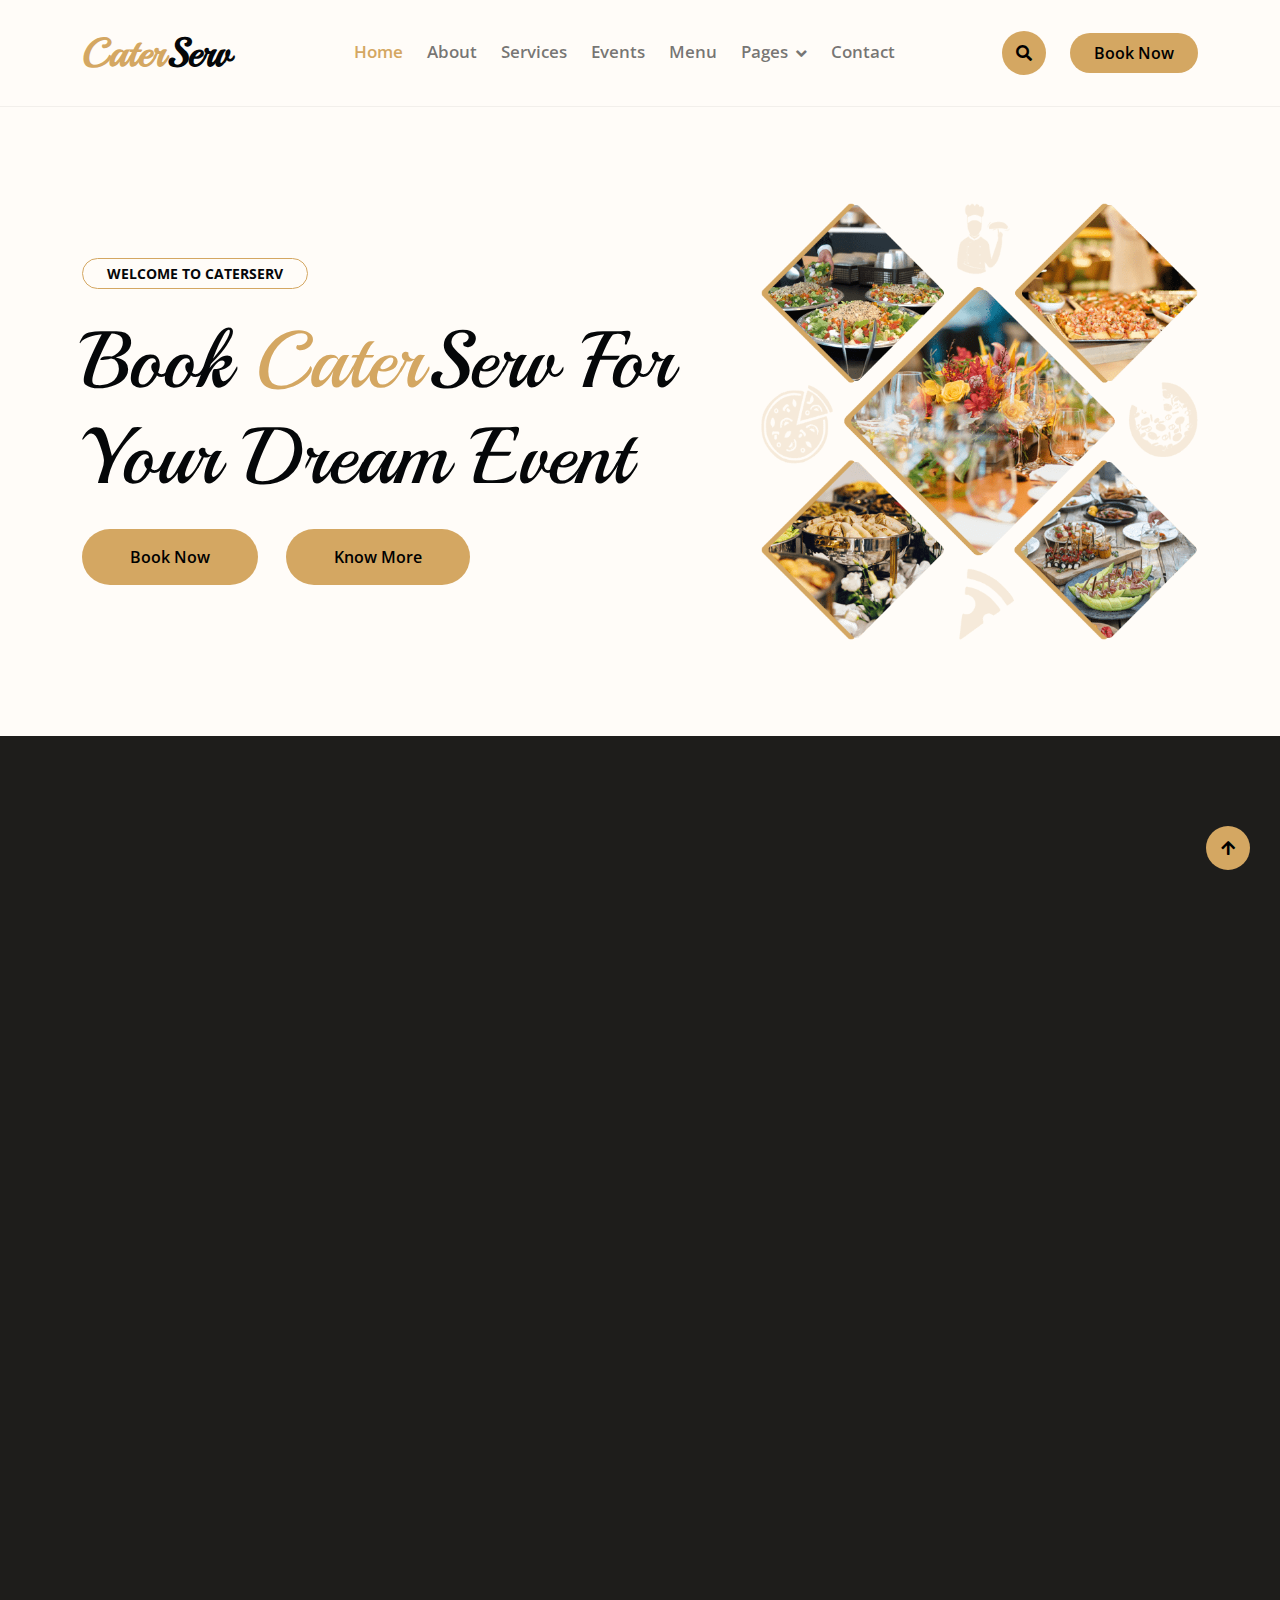
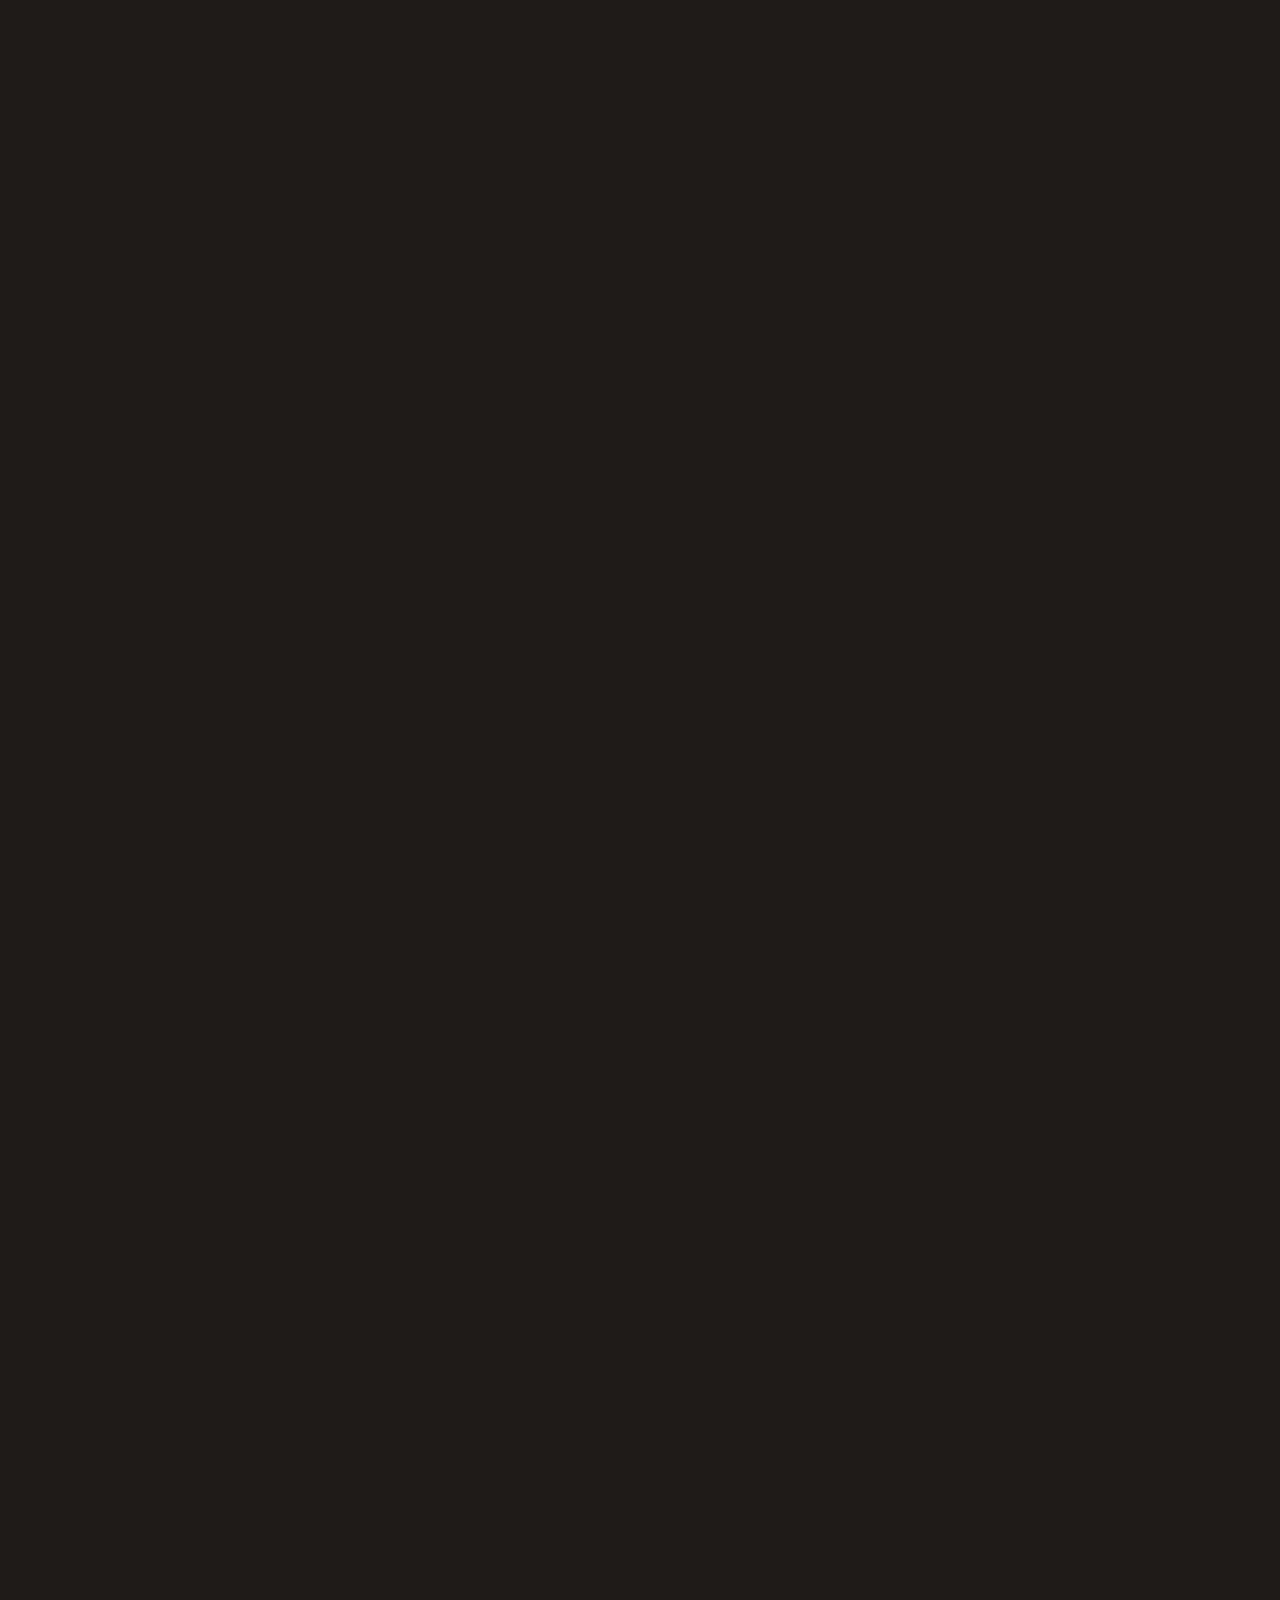
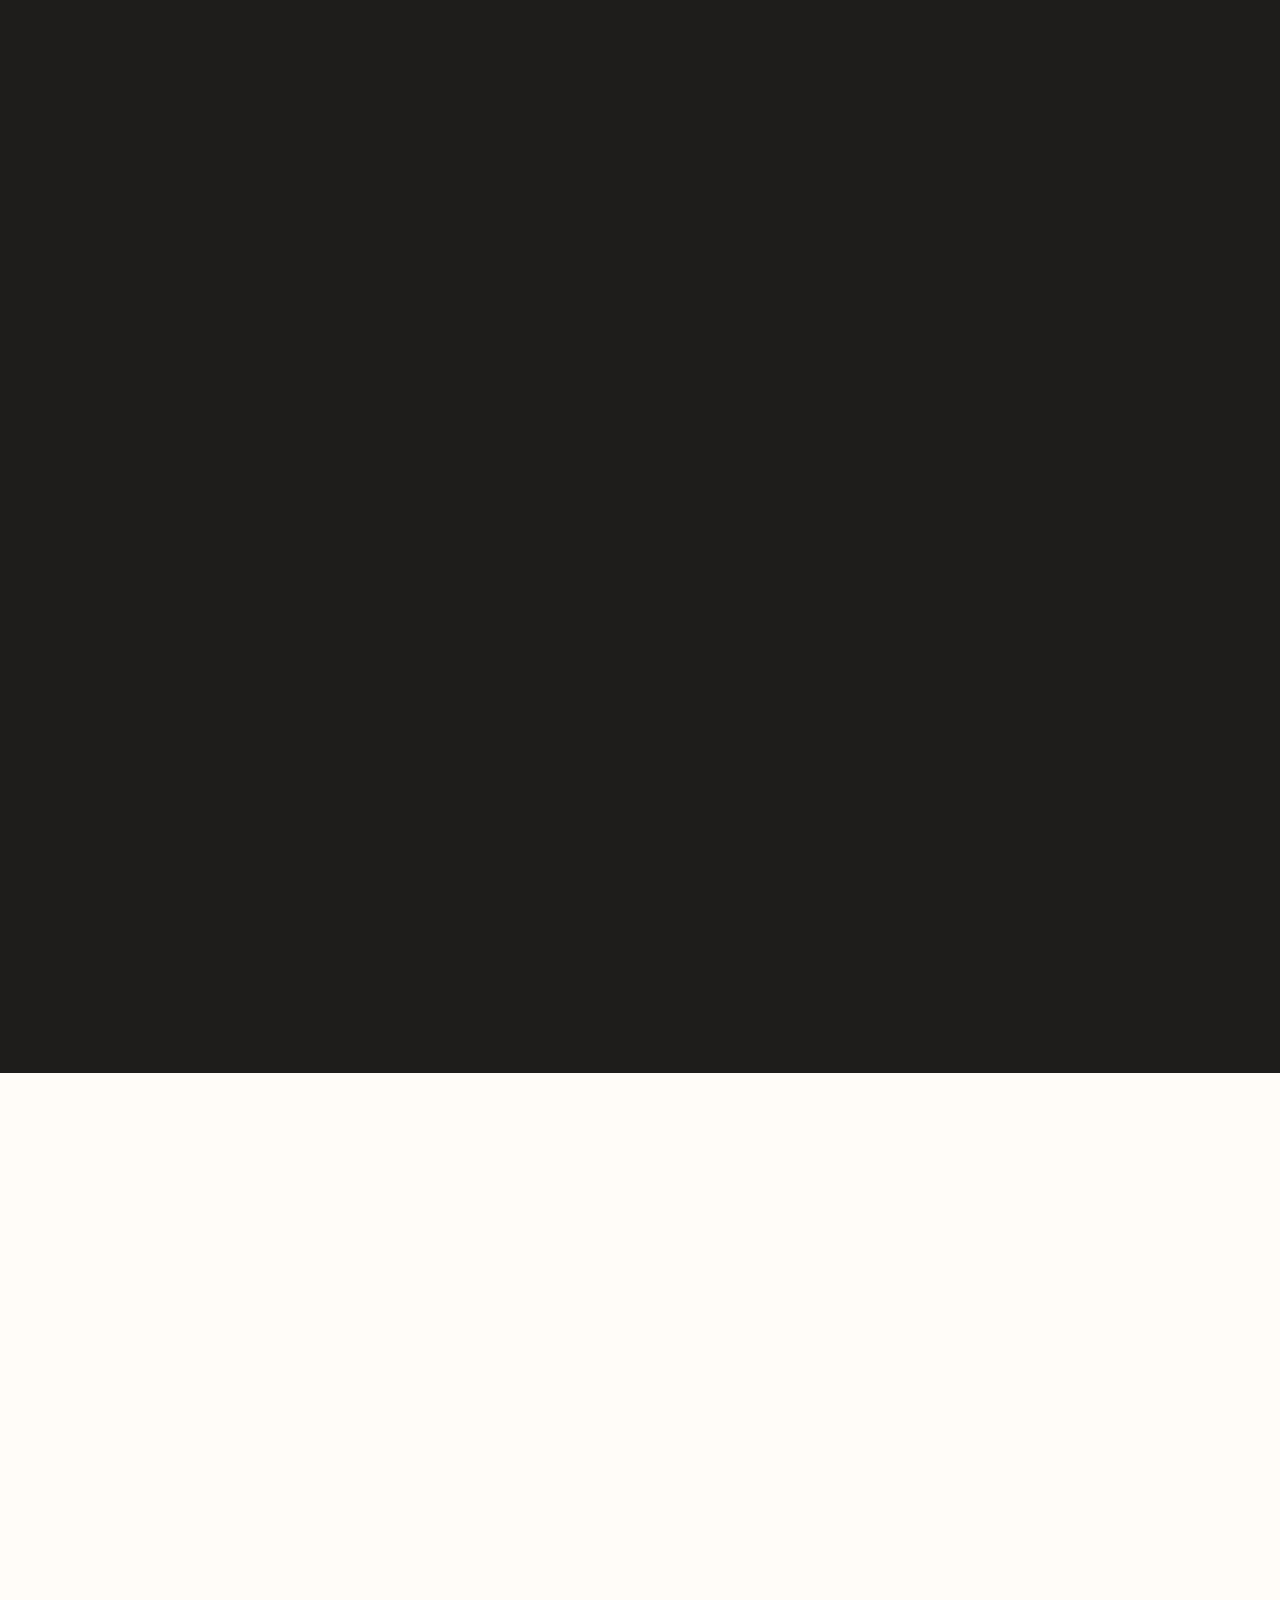
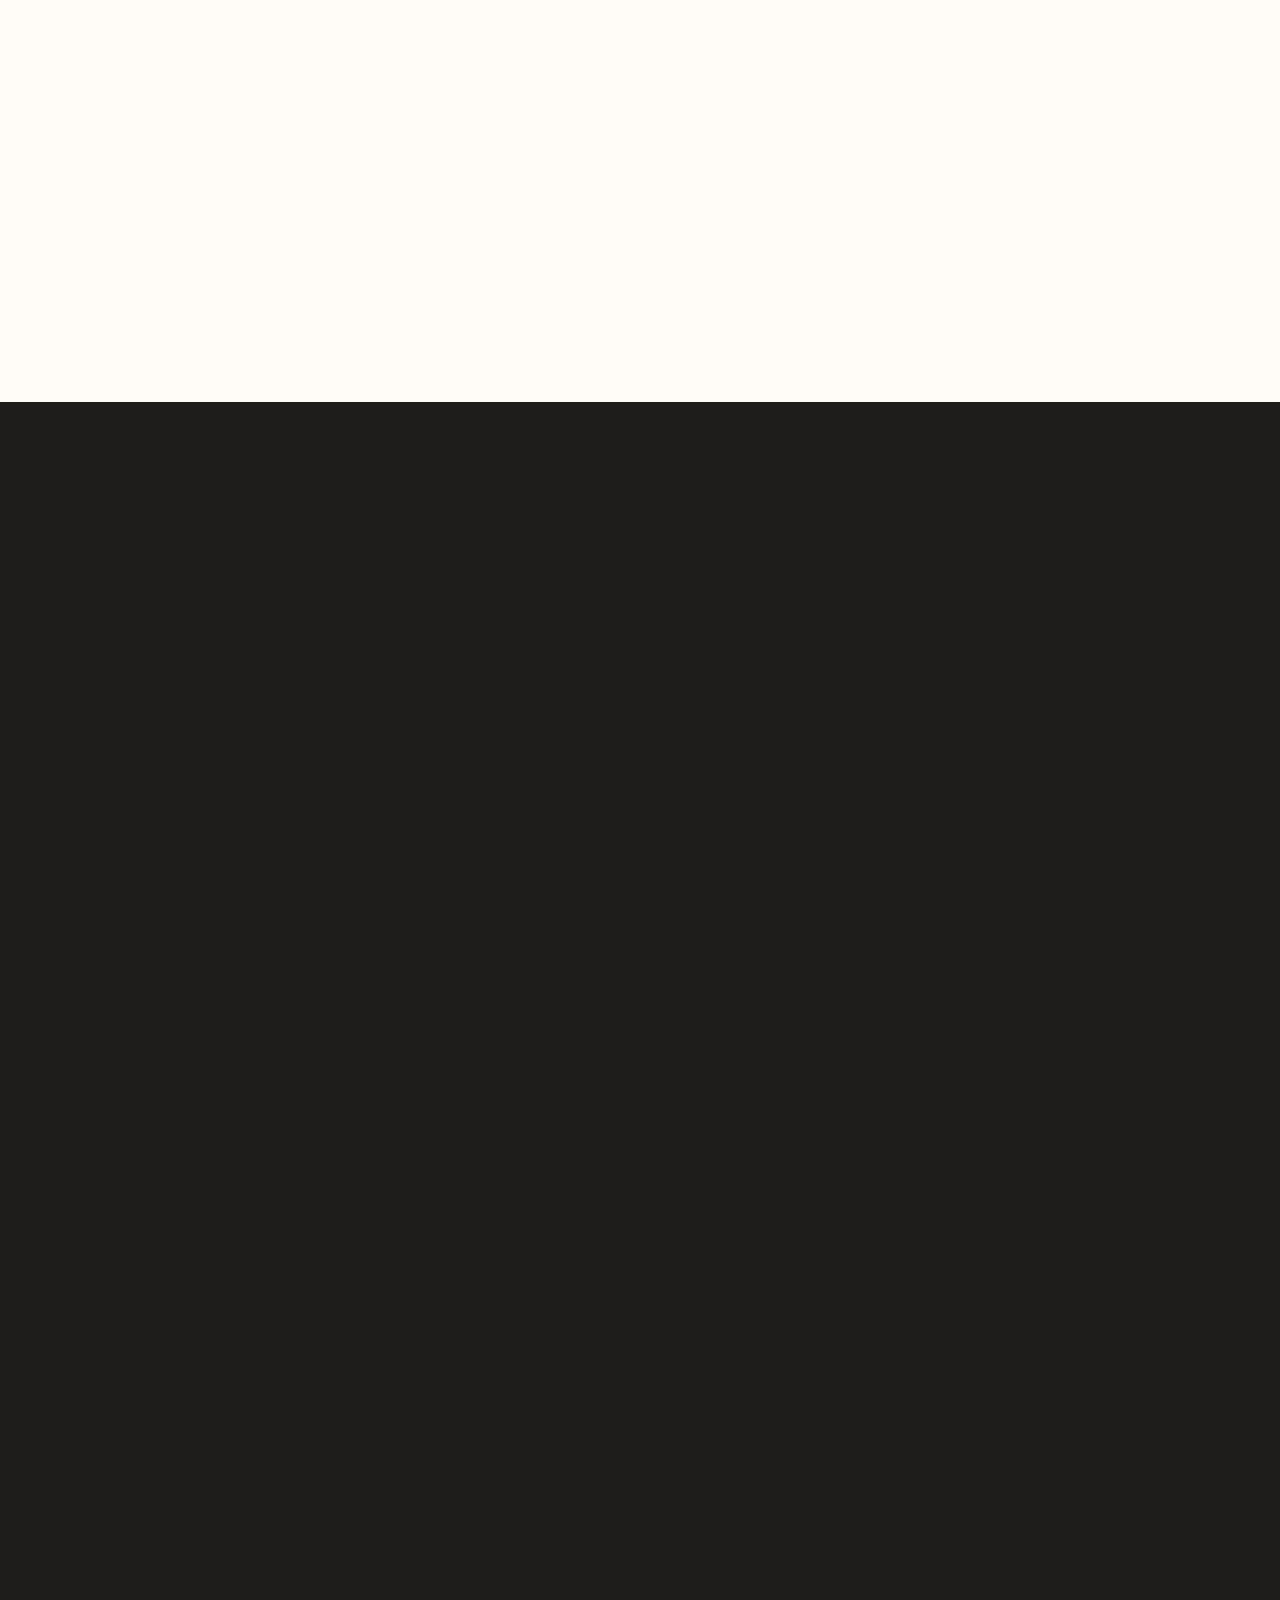
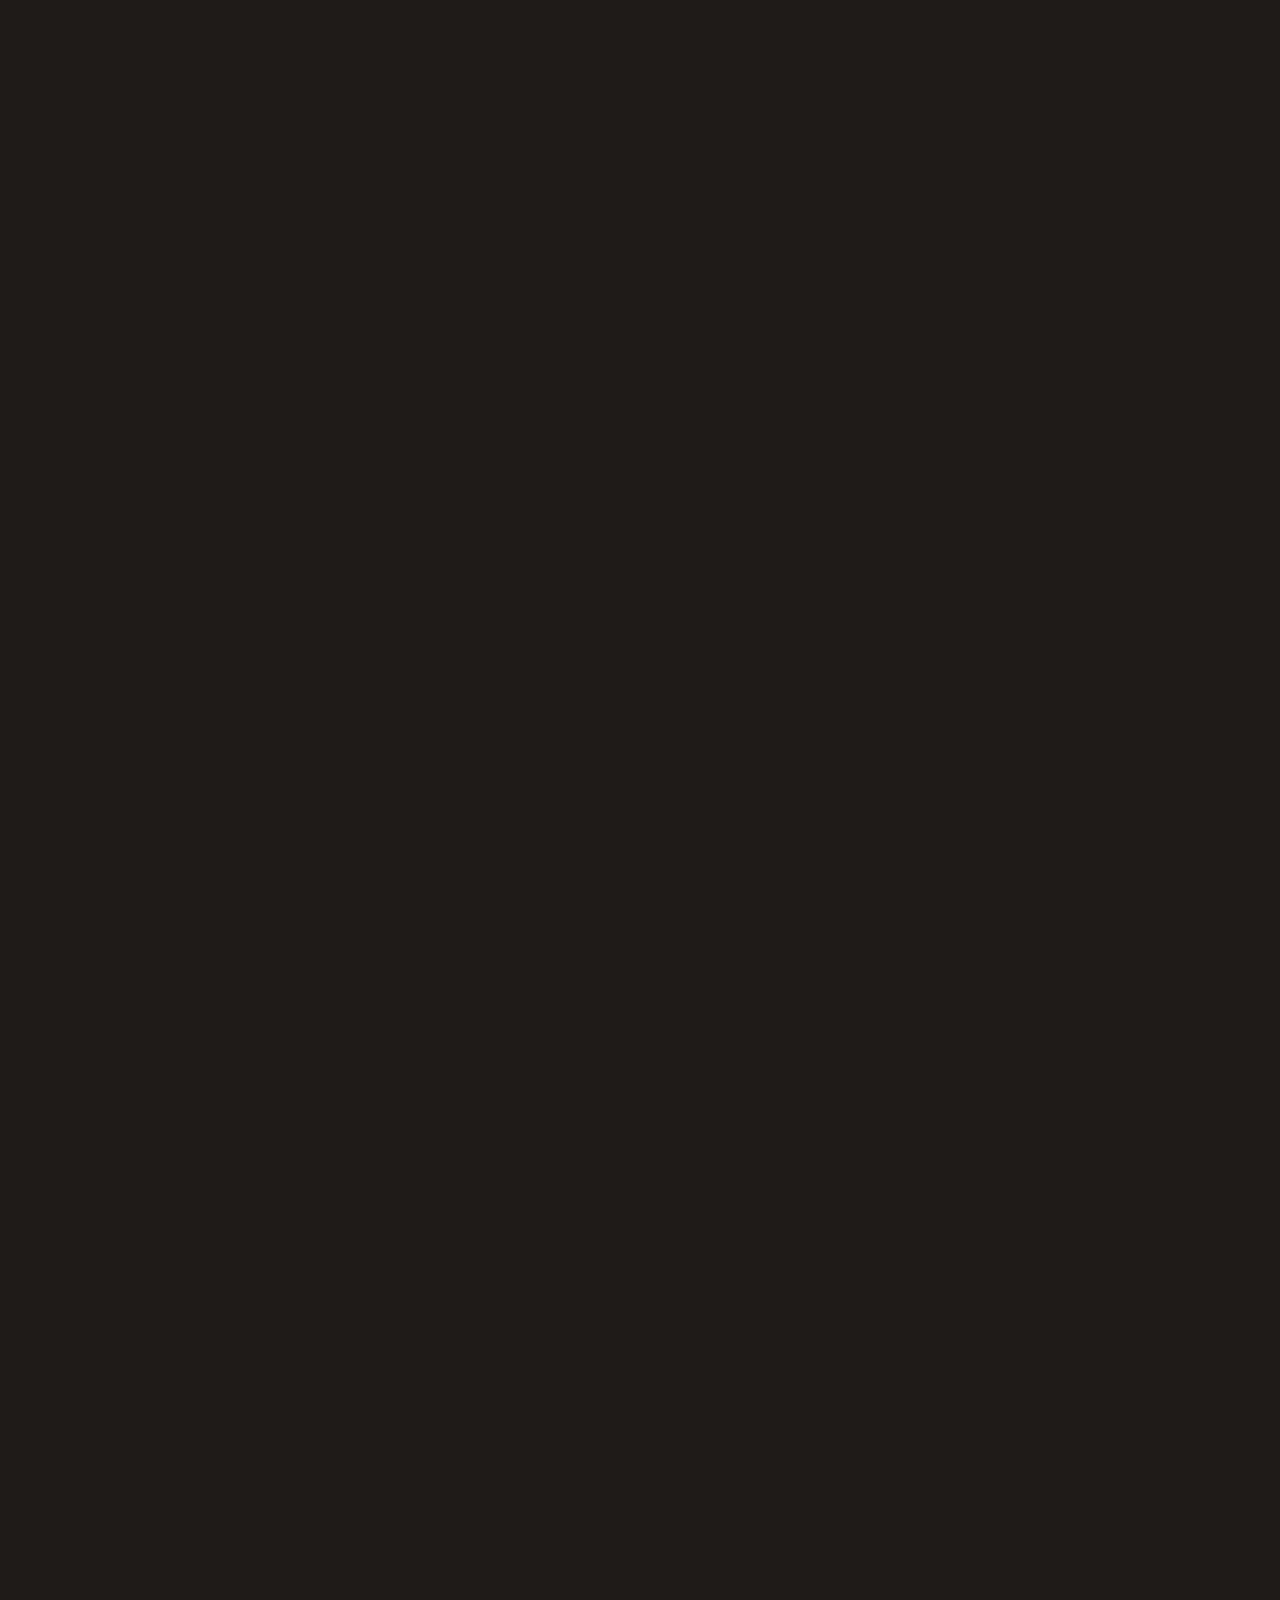
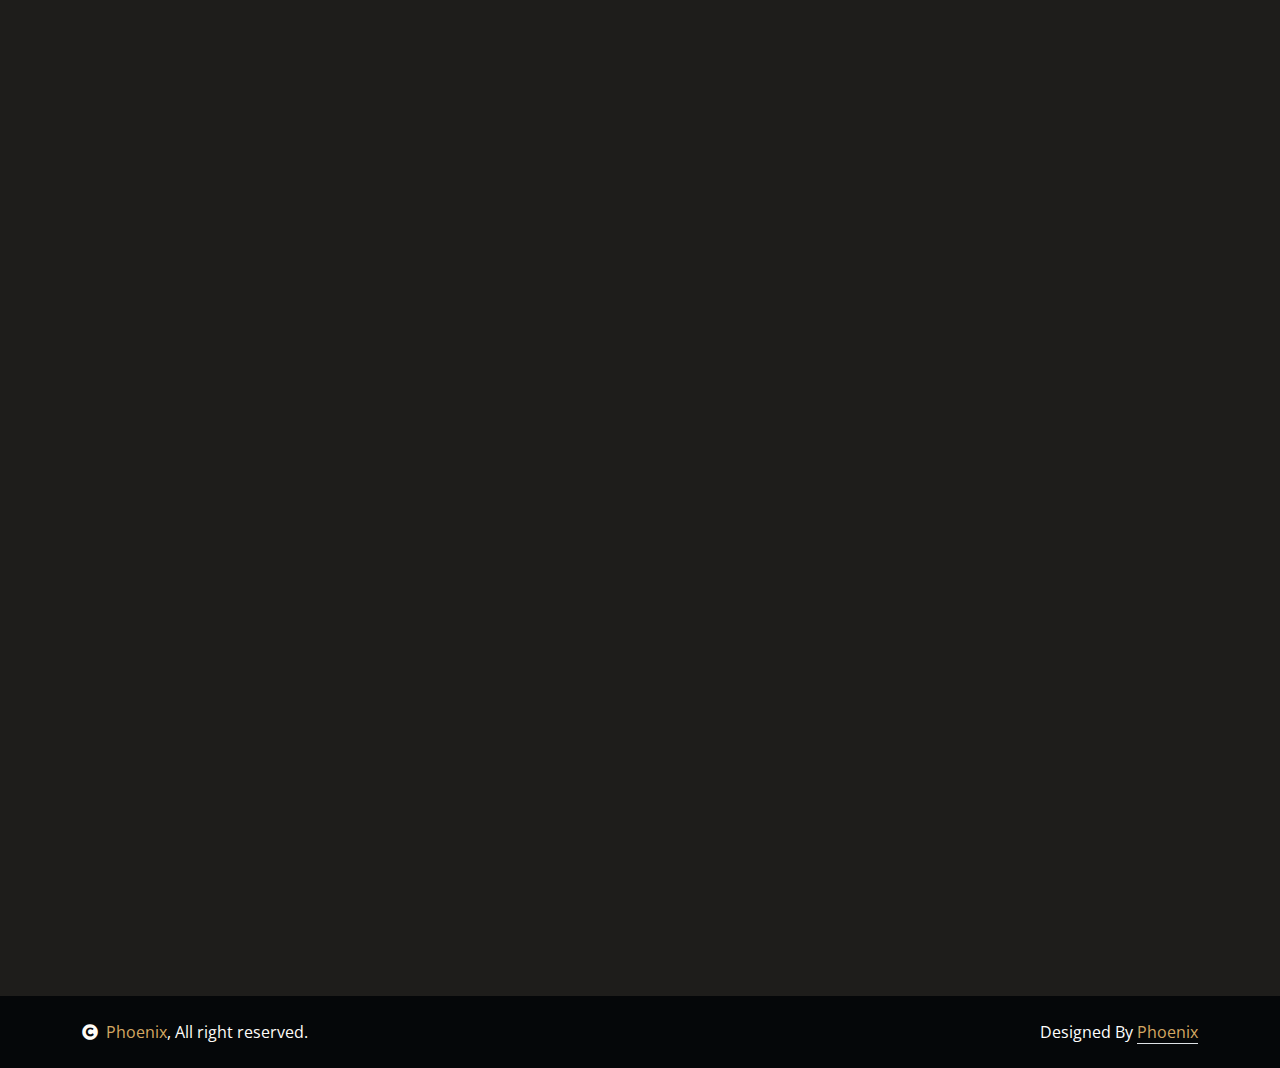
<file: index.html>
<!DOCTYPE html>
<html lang="en">

    <head>
        <meta charset="utf-8">
        <title>CaterServ - Catering Services Website Template</title>
        <meta content="width=device-width, initial-scale=1.0" name="viewport">
        <meta content="" name="keywords">
        <meta content="" name="description">

        <!-- Google Web Fonts -->
        <link rel="preconnect" href="https://fonts.googleapis.com">
        <link rel="preconnect" href="https://fonts.gstatic.com" crossorigin>
        <link href="https://fonts.googleapis.com/css2?family=Open+Sans:wght@400;600&family=Playball&display=swap" rel="stylesheet">

        <!-- Icon Font Stylesheet -->
        <link rel="stylesheet" href="https://use.fontawesome.com/releases/v5.15.4/css/all.css"/>
        <link href="https://cdn.jsdelivr.net/npm/bootstrap-icons@1.4.1/font/bootstrap-icons.css" rel="stylesheet">

        <!-- Libraries Stylesheet -->
        <link href="lib/animate/animate.min.css" rel="stylesheet">
        <link href="lib/lightbox/css/lightbox.min.css" rel="stylesheet">
        <link href="lib/owlcarousel/owl.carousel.min.css" rel="stylesheet">

        <!-- Customized Bootstrap Stylesheet -->
        <link href="css/bootstrap.min.css" rel="stylesheet">

        <!-- Template Stylesheet -->
        <link href="css/style.css" rel="stylesheet">
    </head>

    <body>

        <!-- Spinner Start -->
        <div id="spinner" class="show w-100 vh-100 bg-white position-fixed translate-middle top-50 start-50  d-flex align-items-center justify-content-center">
            <div class="spinner-grow text-primary" role="status"></div>
        </div>
        <!-- Spinner End -->


        <!-- Navbar start -->
        <div class="container-fluid nav-bar">
            <div class="container">
                <nav class="navbar navbar-light navbar-expand-lg py-4">
                    <a href="index.html" class="navbar-brand">
                        <h1 class="text-primary fw-bold mb-0">Cater<span class="text-dark">Serv</span> </h1>
                    </a>
                    <button class="navbar-toggler py-2 px-3" type="button" data-bs-toggle="collapse" data-bs-target="#navbarCollapse">
                        <span class="fa fa-bars text-primary"></span>
                    </button>
                    <div class="collapse navbar-collapse" id="navbarCollapse">
                        <div class="navbar-nav mx-auto">
                            <a href="index.html" class="nav-item nav-link active">Home</a>
                            <a href="about.html" class="nav-item nav-link">About</a>
                            <a href="service.html" class="nav-item nav-link">Services</a>
                            <a href="event.html" class="nav-item nav-link">Events</a>
                            <a href="menu.html" class="nav-item nav-link">Menu</a>
                            <div class="nav-item dropdown">
                                <a href="#" class="nav-link dropdown-toggle" data-bs-toggle="dropdown">Pages</a>
                                <div class="dropdown-menu bg-light">
                                    <a href="book.html" class="dropdown-item">Booking</a>
                                    <a href="blog.html" class="dropdown-item">Our Blog</a>
                                    <a href="team.html" class="dropdown-item">Our Team</a>
                                    <a href="testimonial.html" class="dropdown-item">Testimonial</a>
                                    <a href="404.html" class="dropdown-item">404 Page</a>
                                </div>
                            </div>
                            <a href="contact.html" class="nav-item nav-link">Contact</a>
                        </div>
                        <button class="btn-search btn btn-primary btn-md-square me-4 rounded-circle d-none d-lg-inline-flex" data-bs-toggle="modal" data-bs-target="#searchModal"><i class="fas fa-search"></i></button>
                        <a href="" class="btn btn-primary py-2 px-4 d-none d-xl-inline-block rounded-pill">Book Now</a>
                    </div>
                </nav>
            </div>
        </div>
        <!-- Navbar End -->


        <!-- Modal Search Start -->
        <div class="modal fade" id="searchModal" tabindex="-1" aria-labelledby="exampleModalLabel" aria-hidden="true">
            <div class="modal-dialog modal-fullscreen">
                <div class="modal-content rounded-0">
                    <div class="modal-header">
                        <h5 class="modal-title" id="exampleModalLabel">Search by keyword</h5>
                        <button type="button" class="btn-close" data-bs-dismiss="modal" aria-label="Close"></button>
                    </div>
                    <div class="modal-body d-flex align-items-center">
                        <div class="input-group w-75 mx-auto d-flex">
                            <input type="search" class="form-control bg-transparent p-3" placeholder="keywords" aria-describedby="search-icon-1">
                            <span id="search-icon-1" class="input-group-text p-3"><i class="fa fa-search"></i></span>
                        </div>
                    </div>
                </div>
            </div>
        </div>
        <!-- Modal Search End -->


        <!-- Hero Start -->
        <div class="container-fluid bg-light py-6 my-6 mt-0">
            <div class="container">
                <div class="row g-5 align-items-center">
                    <div class="col-lg-7 col-md-12">
                        <small class="d-inline-block fw-bold text-dark text-uppercase bg-light border border-primary rounded-pill px-4 py-1 mb-4 animated bounceInDown">Welcome to CaterServ</small>
                        <h1 class="display-1 mb-4 animated bounceInDown">Book <span class="text-primary">Cater</span>Serv For Your Dream Event</h1>
                        <a href="" class="btn btn-primary border-0 rounded-pill py-3 px-4 px-md-5 me-4 animated bounceInLeft">Book Now</a>
                        <a href="" class="btn btn-primary border-0 rounded-pill py-3 px-4 px-md-5 animated bounceInLeft">Know More</a>
                    </div>
                    <div class="col-lg-5 col-md-12">
                        <img src="img/hero.png" class="img-fluid rounded animated zoomIn" alt="">
                    </div>
                </div>
            </div>
        </div>
        <!-- Hero End -->


        <!-- About Satrt -->
        <div class="container-fluid py-6">
            <div class="container">
                <div class="row g-5 align-items-center">
                    <div class="col-lg-5 wow bounceInUp" data-wow-delay="0.1s">
                        <img src="img/about.jpg" class="img-fluid rounded" alt="">
                    </div>
                    <div class="col-lg-7 wow bounceInUp" data-wow-delay="0.3s">
                        <small class="d-inline-block fw-bold text-dark text-uppercase bg-light border border-primary rounded-pill px-4 py-1 mb-3">About Us</small>
                        <h1 class="display-5 mb-4 text-white">Trusted By 200 + satisfied clients</h1>
                        <p class="mb-4">Consectetur adipisicing elit, sed do eiusmod tempor incididunt ut labore eit esdioilore magna aliqua. Ut enim ad minim veniam, 
                            quis nostrud exercitation ullaemco laboeeiris nisi ut aliquip ex ea commodo consequat. Duis aute irure 
                            dolor iesdein reprehendeerit in voluptate velit esse cillum dolore.</p>
                        <div class="row g-4 text-white mb-5">
                            <div class="col-sm-6">
                                <i class="fas fa-share text-primary me-2"></i>Fresh and Fast food Delivery
                            </div>
                            <div class="col-sm-6">
                                <i class="fas fa-share text-primary me-2"></i>24/7 Customer Support
                            </div>
                            <div class="col-sm-6">
                                <i class="fas fa-share text-primary me-2"></i>Easy Customization Options
                            </div>
                            <div class="col-sm-6">
                                <i class="fas fa-share text-primary me-2"></i>Delicious Deals for Delicious Meals
                            </div>
                        </div>
                        <a href="" class="btn btn-primary py-3 px-5 rounded-pill">About Us<i class="fas fa-arrow-right ps-2"></i></a>
                    </div>
                </div>
            </div>
        </div>
        <!-- About End -->


        <!-- Fact Start-->
        <div class="container-fluid faqt py-6">
            <div class="container">
                <div class="row g-4 align-items-center">
                    <div class="col-lg-7">
                       <div class="row g-4">
                            <div class="col-sm-4 wow bounceInUp" data-wow-delay="0.3s">
                                <div class="faqt-item bg-primary rounded p-4 text-center">
                                    <i class="fas fa-users fa-4x mb-4 text-white"></i>
                                    <h1 class="display-4 fw-bold" data-toggle="counter-up">689</h1>
                                    <p class="text-dark text-uppercase fw-bold mb-0">Happy Customers</p>
                                </div>
                            </div>
                            <div class="col-sm-4 wow bounceInUp" data-wow-delay="0.5s">
                                <div class="faqt-item bg-primary rounded p-4 text-center">
                                    <i class="fas fa-users-cog fa-4x mb-4 text-white"></i>
                                    <h1 class="display-4 fw-bold" data-toggle="counter-up">107</h1>
                                    <p class="text-dark text-uppercase fw-bold mb-0">Expert Chefs</p>
                                </div>
                            </div>
                            <div class="col-sm-4 wow bounceInUp" data-wow-delay="0.7s">
                                <div class="faqt-item bg-primary rounded p-4 text-center">
                                    <i class="fas fa-check fa-4x mb-4 text-white"></i>
                                    <h1 class="display-4 fw-bold" data-toggle="counter-up">253</h1>
                                    <p class="text-dark text-uppercase fw-bold mb-0">Events Complete</p>
                                </div>
                            </div>
                        </div>
                    </div>
                    <div class="col-lg-5 wow bounceInUp" data-wow-delay="0.1s">
                        <div class="video">
                            <button type="button" class="btn btn-play" data-bs-toggle="modal" data-src="https://www.youtube.com/embed/DWRcNpR6Kdc" data-bs-target="#videoModal">
                                <span></span>
                            </button>
                        </div>
                    </div>
                </div>
            </div>
        </div>
        <!-- Modal Video -->
        <div class="modal fade" id="videoModal" tabindex="-1" aria-labelledby="exampleModalLabel" aria-hidden="true">
            <div class="modal-dialog">
                <div class="modal-content rounded-0">
                    <div class="modal-header">
                        <h5 class="modal-title" id="exampleModalLabel">Youtube Video</h5>
                        <button type="button" class="btn-close" data-bs-dismiss="modal" aria-label="Close"></button>
                    </div>
                    <div class="modal-body">
                        <!-- 16:9 aspect ratio -->
                        <div class="ratio ratio-16x9">
                            <iframe class="embed-responsive-item" src="" id="video" allowfullscreen allowscriptaccess="always"
                                allow="autoplay"></iframe>
                        </div>
                    </div>
                </div>
            </div>
        </div>
        <!-- Fact End -->


        <!-- Service Start -->
        <div class="container-fluid service py-6">
            <div class="container">
                <div class="text-center wow bounceInUp" data-wow-delay="0.1s">
                    <small class="d-inline-block fw-bold text-dark text-uppercase bg-light border border-primary rounded-pill px-4 py-1 mb-3">Our Services</small>
                    <h1 class="display-5 mb-5 text-white">What We Offer</h1>
                </div>
                <div class="row g-4">
                    <div class="col-lg-3 col-md-6 col-sm-12 wow bounceInUp" data-wow-delay="0.1s">
                        <div class="bg-light rounded service-item">
                            <div class="service-content d-flex align-items-center justify-content-center p-4">
                                <div class="service-content-icon text-center">
                                    <i class="fas fa-cheese fa-7x text-primary mb-4"></i>
                                    <h4 class="mb-3">Wedding Services</h4>
                                    <p class="mb-4">Contrary to popular belief, ipsum is not simply random.</p>
                                    <a href="#" class="btn btn-primary px-4 py-2 rounded-pill">Read More</a>
                                </div>
                            </div>
                        </div>
                    </div>
                    <div class="col-lg-3 col-md-6 col-sm-12 wow bounceInUp" data-wow-delay="0.3s">
                        <div class="bg-light rounded service-item">
                            <div class="service-content d-flex align-items-center justify-content-center p-4">
                                <div class="service-content-icon text-center">
                                    <i class="fas fa-pizza-slice fa-7x text-primary mb-4"></i>
                                    <h4 class="mb-3">Corporate Catering</h4>
                                    <p class="mb-4">Contrary to popular belief, ipsum is not simply random.</p>
                                    <a href="#" class="btn btn-primary px-4 py-2 rounded-pill">Read More</a>
                                </div>
                            </div>
                        </div>
                    </div>
                    <div class="col-lg-3 col-md-6 col-sm-12 wow bounceInUp" data-wow-delay="0.5s">
                        <div class="bg-light rounded service-item">
                            <div class="service-content d-flex align-items-center justify-content-center p-4">
                                <div class="service-content-icon text-center">
                                    <i class="fas fa-hotdog fa-7x text-primary mb-4"></i>
                                    <h4 class="mb-3">Cocktail Reception</h4>
                                    <p class="mb-4">Contrary to popular belief, ipsum is not simply random.</p>
                                    <a href="#" class="btn btn-primary px-4 py-2 rounded-pill">Read More</a>
                                </div>
                            </div>
                        </div>
                    </div>
                    <div class="col-lg-3 col-md-6 col-sm-12 wow bounceInUp" data-wow-delay="0.7s">
                        <div class="bg-light rounded service-item">
                            <div class="service-content d-flex align-items-center justify-content-center p-4">
                                <div class="service-content-icon text-center">
                                    <i class="fas fa-hamburger fa-7x text-primary mb-4"></i>
                                    <h4 class="mb-3">Bento Catering</h4>
                                    <p class="mb-4">Contrary to popular belief, ipsum is not simply random.</p>
                                    <a href="#" class="btn btn-primary px-4 py-2 rounded-pill">Read More</a>
                                </div>
                            </div>
                        </div>
                    </div>
                    <div class="col-lg-3 col-md-6 col-sm-12 wow bounceInUp" data-wow-delay="0.1s">
                        <div class="bg-light rounded service-item">
                            <div class="service-content d-flex align-items-center justify-content-center p-4">
                                <div class="service-content-icon text-center">
                                    <i class="fas fa-wine-glass-alt fa-7x text-primary mb-4"></i>
                                    <h4 class="mb-3">Pub Party</h4>
                                    <p class="mb-4">Contrary to popular belief, ipsum is not simply random.</p>
                                    <a href="#" class="btn btn-primary px-4 py-2 rounded-pill">Read More</a>
                                </div>
                            </div>
                        </div>
                    </div>
                    <div class="col-lg-3 col-md-6 col-sm-12 wow bounceInUp" data-wow-delay="0.3s">
                        <div class="bg-light rounded service-item">
                            <div class="service-content d-flex align-items-center justify-content-center p-4">
                                <div class="service-content-icon text-center">
                                    <i class="fas fa-walking fa-7x text-primary mb-4"></i>
                                    <h4 class="mb-3">Home Delivery</h4>
                                    <p class="mb-4">Contrary to popular belief, ipsum is not simply random.</p>
                                    <a href="#" class="btn btn-primary px-4 py-2 rounded-pill">Read More</a>
                                </div>
                            </div>
                        </div>
                    </div>
                    <div class="col-lg-3 col-md-6 col-sm-12 wow bounceInUp" data-wow-delay="0.5s">
                        <div class="bg-light rounded service-item">
                            <div class="service-content d-flex align-items-center justify-content-center p-4">
                                <div class="service-content-icon text-center">
                                    <i class="fas fa-wheelchair fa-7x text-primary mb-4"></i>
                                    <h4 class="mb-3">Sit-down Catering</h4>
                                    <p class="mb-4">Contrary to popular belief, ipsum is not simply random.</p>
                                    <a href="#" class="btn btn-primary px-4 py-2 rounded-pill">Read More</a>
                                </div>
                            </div>
                        </div>
                    </div>
                    <div class="col-lg-3 col-md-6 col-sm-12 wow bounceInUp" data-wow-delay="0.7s">
                        <div class="bg-light rounded service-item">
                            <div class="service-content d-flex align-items-center justify-content-center p-4">
                                <div class="service-content-icon text-center">
                                    <i class="fas fa-utensils fa-7x text-primary mb-4"></i>
                                    <h4 class="mb-3">Buffet Catering</h4>
                                    <p class="mb-4">Contrary to popular belief, ipsum is not simply random.</p>
                                    <a href="#" class="btn btn-primary px-4 py-2 rounded-pill">Read More</a>
                                </div>
                            </div>
                        </div>
                    </div>
                </div>
            </div>
        </div>
        <!-- Service End -->


        <!-- Events Start -->
        <div class="container-fluid event py-6">
            <div class="container">
                <div class="text-center wow bounceInUp" data-wow-delay="0.1s">
                    <small class="d-inline-block fw-bold text-dark text-uppercase bg-light border border-primary rounded-pill px-4 py-1 mb-3">Latest Events</small>
                    <h1 class="display-5 mb-5 text-white">Our Social & Professional Events Gallery</h1>
                </div>
                <div class="tab-class text-center">
                    <ul class="nav nav-pills d-inline-flex justify-content-center mb-5 wow bounceInUp" data-wow-delay="0.1s">
                        <li class="nav-item p-2">
                            <a class="d-flex mx-2 py-2 border border-primary bg-light rounded-pill active" data-bs-toggle="pill" href="#tab-1">
                                <span class="text-dark" style="width: 150px;">All Events</span>
                            </a>
                        </li>
                        <li class="nav-item p-2">
                            <a class="d-flex py-2 mx-2 border border-primary bg-light rounded-pill" data-bs-toggle="pill" href="#tab-2">
                                <span class="text-dark" style="width: 150px;">Wedding</span>
                            </a>
                        </li>
                        <li class="nav-item p-2">
                            <a class="d-flex mx-2 py-2 border border-primary bg-light rounded-pill" data-bs-toggle="pill" href="#tab-3">
                                <span class="text-dark" style="width: 150px;">Corporate</span>
                            </a>
                        </li>
                        <li class="nav-item p-2">
                            <a class="d-flex mx-2 py-2 border border-primary bg-light rounded-pill" data-bs-toggle="pill" href="#tab-4">
                                <span class="text-dark" style="width: 150px;">Cocktail</span>
                            </a>
                        </li>
                        <li class="nav-item p-2">
                            <a class="d-flex mx-2 py-2 border border-primary bg-light rounded-pill" data-bs-toggle="pill" href="#tab-5">
                                <span class="text-dark" style="width: 150px;">Buffet</span>
                            </a>
                        </li>
                    </ul>
                    <div class="tab-content">
                        <div id="tab-1" class="tab-pane fade show p-0 active">
                            <div class="row g-4">
                                <div class="col-lg-12">
                                    <div class="row g-4">
                                        <div class="col-md-6 col-lg-3 wow bounceInUp" data-wow-delay="0.1s">
                                            <div class="event-img position-relative">
                                                <img class="img-fluid rounded w-100" src="img/event-1.jpg" alt="">
                                                <div class="event-overlay d-flex flex-column p-4">
                                                    <h4 class="me-auto">Wedding</h4>
                                                    <a href="img/event-1.jpg" data-lightbox="event-1" class="my-auto"><i class="fas fa-search-plus text-dark fa-2x"></i></a>
                                                </div>
                                            </div>
                                        </div>
                                        <div class="col-md-6 col-lg-3 wow bounceInUp" data-wow-delay="0.3s">
                                            <div class="event-img position-relative">
                                                <img class="img-fluid rounded w-100" src="img/event-2.jpg" alt="">
                                                <div class="event-overlay d-flex flex-column p-4">
                                                    <h4 class="me-auto">Corporate</h4>
                                                    <a href="img/event-2.jpg" data-lightbox="event-2" class="my-auto"><i class="fas fa-search-plus text-dark fa-2x"></i></a>
                                                </div>
                                            </div>
                                        </div>
                                        <div class="col-md-6 col-lg-3 wow bounceInUp" data-wow-delay="0.5s">
                                            <div class="event-img position-relative">
                                                <img class="img-fluid rounded w-100" src="img/event-3.jpg" alt="">
                                                <div class="event-overlay d-flex flex-column p-4">
                                                    <h4 class="me-auto">Wedding</h4>
                                                    <a href="img/event-3.jpg" data-lightbox="event-3" class="my-auto"><i class="fas fa-search-plus text-dark fa-2x"></i></a>
                                                </div>
                                            </div>
                                        </div>
                                        <div class="col-md-6 col-lg-3 wow bounceInUp" data-wow-delay="0.7s">
                                            <div class="event-img position-relative">
                                                <img class="img-fluid rounded w-100" src="img/event-4.jpg" alt="">
                                                <div class="event-overlay d-flex flex-column p-4">
                                                    <h4 class="me-auto">Buffet</h4>
                                                    <a href="img/event-4.jpg" data-lightbox="event-4" class="my-auto"><i class="fas fa-search-plus text-dark fa-2x"></i></a>
                                                </div>
                                            </div>
                                        </div>
                                        <div class="col-md-6 col-lg-3 wow bounceInUp" data-wow-delay="0.1s">
                                            <div class="event-img position-relative">
                                                <img class="img-fluid rounded w-100" src="img/event-5.jpg" alt="">
                                                <div class="event-overlay d-flex flex-column p-4">
                                                    <h4 class="me-auto">Cocktail</h4>
                                                    <a href="img/event-5.jpg" data-lightbox="event-5" class="my-auto"><i class="fas fa-search-plus text-dark fa-2x"></i></a>
                                                </div>
                                            </div>
                                        </div>
                                        <div class="col-md-6 col-lg-3 wow bounceInUp" data-wow-delay="0.3s">
                                            <div class="event-img position-relative">
                                                <img class="img-fluid rounded w-100" src="img/event-6.jpg" alt="">
                                                <div class="event-overlay d-flex flex-column p-4">
                                                    <h4 class="me-auto">Wedding</h4>
                                                    <a href="img/event-6.jpg" data-lightbox="event-6" class="my-auto"><i class="fas fa-search-plus text-dark fa-2x"></i></a>
                                                </div>
                                            </div>
                                        </div>
                                        <div class="col-md-6 col-lg-3 wow bounceInUp" data-wow-delay="0.5s">
                                            <div class="event-img position-relative">
                                                <img class="img-fluid rounded w-100" src="img/event-7.jpg" alt="">
                                                <div class="event-overlay d-flex flex-column p-4">
                                                    <h4 class="me-auto">Buffet</h4>
                                                    <a href="img/event-7.jpg" data-lightbox="event-7" class="my-auto"><i class="fas fa-search-plus text-dark fa-2x"></i></a>
                                                </div>
                                            </div>
                                        </div>
                                        <div class="col-md-6 col-lg-3 wow bounceInUp" data-wow-delay="0.7s">
                                            <div class="event-img position-relative">
                                                <img class="img-fluid rounded w-100" src="img/event-8.jpg" alt="">
                                                <div class="event-overlay d-flex flex-column p-4">
                                                    <h4 class="me-auto">Corporate</h4>
                                                    <a href="img/event-8.jpg" data-lightbox="event-17" class="my-auto"><i class="fas fa-search-plus text-dark fa-2x"></i></a>
                                                </div>
                                            </div>
                                        </div>
                                    </div>
                                </div>
                            </div>
                        </div>
                        <div id="tab-2" class="tab-pane fade show p-0">
                            <div class="row g-4">
                                <div class="col-lg-12">
                                    <div class="row g-4">
                                        <div class="col-md-6 col-lg-3">
                                            <div class="event-img position-relative">
                                                <img class="img-fluid rounded w-100" src="img/event-1.jpg" alt="">
                                                <div class="event-overlay d-flex flex-column p-4">
                                                    <h4 class="me-auto">Wedding</h4>
                                                    <a href="img/01.jpg" data-lightbox="event-8" class="my-auto"><i class="fas fa-search-plus text-dark fa-2x"></i></a>
                                                </div>
                                            </div>
                                        </div>
                                        <div class="col-md-6 col-lg-3">
                                            <div class="event-img position-relative">
                                                <img class="img-fluid rounded w-100" src="img/event-2.jpg" alt="">
                                                <div class="event-overlay d-flex flex-column p-4">
                                                    <h4 class="me-auto">Wedding</h4>
                                                    <a href="img/01.jpg" data-lightbox="event-9" class="my-auto"><i class="fas fa-search-plus text-dark fa-2x"></i></a>
                                                </div>
                                            </div>
                                        </div>
                                    </div>
                                </div>
                            </div>
                        </div>
                        <div id="tab-3" class="tab-pane fade show p-0">
                            <div class="row g-4">
                                <div class="col-lg-12">
                                    <div class="row g-4">
                                        <div class="col-md-6 col-lg-3">
                                            <div class="event-img position-relative">
                                                <img class="img-fluid rounded w-100" src="img/event-3.jpg" alt="">
                                                <div class="event-overlay d-flex flex-column p-4">
                                                    <h4 class="me-auto">Corporate</h4>
                                                    <a href="img/01.jpg" data-lightbox="event-10" class="my-auto"><i class="fas fa-search-plus text-dark fa-2x"></i></a>
                                                </div>
                                            </div>
                                        </div>
                                        <div class="col-md-6 col-lg-3">
                                            <div class="event-img position-relative">
                                                <img class="img-fluid rounded w-100" src="img/event-4.jpg" alt="">
                                                <div class="event-overlay d-flex flex-column p-4">
                                                    <h4 class="me-auto">Corporate</h4>
                                                    <a href="img/01.jpg" data-lightbox="event-11" class="my-auto"><i class="fas fa-search-plus text-dark fa-2x"></i></a>
                                                </div>
                                            </div>
                                        </div>
                                    </div>
                                </div>
                            </div>
                        </div>
                        <div id="tab-4" class="tab-pane fade show p-0">
                            <div class="row g-4">
                                <div class="col-lg-12">
                                    <div class="row g-4">
                                        <div class="col-md-6 col-lg-3">
                                            <div class="event-img position-relative">
                                                <img class="img-fluid rounded w-100" src="img/event-5.jpg" alt="">
                                                <div class="event-overlay d-flex flex-column p-4">
                                                    <h4 class="me-auto">Cocktail</h4>
                                                    <a href="img/01.jpg" data-lightbox="event-12" class="my-auto"><i class="fas fa-search-plus text-dark fa-2x"></i></a>
                                                </div>
                                            </div>
                                        </div>
                                        <div class="col-md-6 col-lg-3">
                                            <div class="event-img position-relative">
                                                <img class="img-fluid rounded w-100" src="img/event-6.jpg" alt="">
                                                <div class="event-overlay d-flex flex-column p-4">
                                                    <h4 class="me-auto">Cocktail</h4>
                                                    <a href="img/01.jpg" data-lightbox="event-13" class="my-auto"><i class="fas fa-search-plus text-dark fa-2x"></i></a>
                                                </div>
                                            </div>
                                        </div>
                                    </div>
                                </div>
                            </div>
                        </div>
                        <div id="tab-5" class="tab-pane fade show p-0">
                            <div class="row g-4">
                                <div class="col-lg-12">
                                    <div class="row g-4">
                                        <div class="col-md-6 col-lg-3">
                                            <div class="event-img position-relative">
                                                <img class="img-fluid rounded w-100" src="img/event-7.jpg" alt="">
                                                <div class="event-overlay d-flex flex-column p-4">
                                                    <h4 class="me-auto">Buffet</h4>
                                                    <a href="img/01.jpg" data-lightbox="event-14" class="my-auto"><i class="fas fa-search-plus text-dark fa-2x"></i></a>
                                                </div>
                                            </div>
                                        </div>
                                        <div class="col-md-6 col-lg-3">
                                            <div class="event-img position-relative">
                                                <img class="img-fluid rounded w-100" src="img/event-8.jpg" alt="">
                                                <div class="event-overlay d-flex flex-column p-4">
                                                    <h4 class="me-auto">Buffet</h4>
                                                    <a href="img/01.jpg" data-lightbox="event-15" class="my-auto"><i class="fas fa-search-plus text-dark fa-2x"></i></a>
                                                </div>
                                            </div>
                                        </div>
                                    </div>
                                </div>
                            </div>
                        </div>
                    </div>
                </div>
            </div>
        </div>
        <!-- Events End -->


        <!-- Menu Start -->
        <div class="container-fluid menu bg-light py-6 my-6">
            <div class="container">
                <div class="text-center wow bounceInUp" data-wow-delay="0.1s">
                    <small class="d-inline-block fw-bold text-dark text-uppercase bg-light border border-primary rounded-pill px-4 py-1 mb-3">Our Menu</small>
                    <h1 class="display-5 mb-5">Most Popular Food in the World</h1>
                </div>
                <div class="tab-class text-center">
                    <ul class="nav nav-pills d-inline-flex justify-content-center mb-5 wow bounceInUp" data-wow-delay="0.1s">
                        <li class="nav-item p-2">
                            <a class="d-flex py-2 mx-2 border border-primary bg-white rounded-pill active" data-bs-toggle="pill" href="#tab-6">
                                <span class="text-dark" style="width: 150px;">Starter</span>
                            </a>
                        </li>
                        <li class="nav-item p-2">
                            <a class="d-flex py-2 mx-2 border border-primary bg-white rounded-pill" data-bs-toggle="pill" href="#tab-7">
                                <span class="text-dark" style="width: 150px;">Main Course</span>
                            </a>
                        </li>
                        <li class="nav-item p-2">
                            <a class="d-flex py-2 mx-2 border border-primary bg-white rounded-pill" data-bs-toggle="pill" href="#tab-8">
                                <span class="text-dark" style="width: 150px;">Drinks</span>
                            </a>
                        </li>
                        <li class="nav-item p-2">
                            <a class="d-flex py-2 mx-2 border border-primary bg-white rounded-pill" data-bs-toggle="pill" href="#tab-9">
                                <span class="text-dark" style="width: 150px;">Offers</span>
                            </a>
                        </li>
                        <li class="nav-item p-2">
                            <a class="d-flex py-2 mx-2 border border-primary bg-white rounded-pill" data-bs-toggle="pill" href="#tab-10">
                                <span class="text-dark" style="width: 150px;">Our Spesial</span>
                            </a>
                        </li>
                    </ul>
                    <div class="tab-content">
                        <div id="tab-6" class="tab-pane fade show p-0 active text-dark">
                            <div class="row g-4">
                                <div class="col-lg-6 wow bounceInUp" data-wow-delay="0.1s">
                                    <div class="menu-item d-flex align-items-center">
                                        <img class="flex-shrink-0 img-fluid rounded-circle" src="img/menu-01.jpg" alt="">
                                        <div class="w-100 d-flex flex-column text-start ps-4">
                                            <div class="d-flex justify-content-between border-bottom border-primary pb-2 mb-2">
                                                <h4>Paneer</h4>
                                                <h4 class="text-primary">$90</h4>
                                            </div>
                                            <p class="mb-0">Consectetur adipiscing elit sed dwso eiusmod tempor incididunt ut labore.</p>
                                        </div>
                                    </div>
                                </div>
                                <div class="col-lg-6 wow bounceInUp" data-wow-delay="0.2s">
                                    <div class="menu-item d-flex align-items-center">
                                        <img class="flex-shrink-0 img-fluid rounded-circle" src="img/menu-02.jpg" alt="">
                                        <div class="w-100 d-flex flex-column text-start ps-4">
                                            <div class="d-flex justify-content-between border-bottom border-primary pb-2 mb-2">
                                                <h4>Sweet Potato</h4>
                                                <h4 class="text-primary">$90</h4>
                                            </div>
                                            <p class="mb-0">Consectetur adipiscing elit sed dwso eiusmod tempor incididunt ut labore.</p>
                                        </div>
                                    </div>
                                </div>
                                <div class="col-lg-6 wow bounceInUp" data-wow-delay="0.3s">
                                    <div class="menu-item d-flex align-items-center">
                                        <img class="flex-shrink-0 img-fluid rounded-circle" src="img/menu-03.jpg" alt="">
                                        <div class="w-100 d-flex flex-column text-start ps-4">
                                            <div class="d-flex justify-content-between border-bottom border-primary pb-2 mb-2">
                                                <h4>Sabudana Tikki</h4>
                                                <h4 class="text-primary">$90</h4>
                                            </div>
                                            <p class="mb-0">Consectetur adipiscing elit sed dwso eiusmod tempor incididunt ut labore.</p>
                                        </div>
                                    </div>
                                </div>
                                <div class="col-lg-6 wow bounceInUp" data-wow-delay="0.4s">
                                    <div class="menu-item d-flex align-items-center">
                                        <img class="flex-shrink-0 img-fluid rounded-circle" src="img/menu-04.jpg" alt="">
                                        <div class="w-100 d-flex flex-column text-start ps-4">
                                            <div class="d-flex justify-content-between border-bottom border-primary pb-2 mb-2">
                                                <h4>Pizza</h4>
                                                <h4 class="text-primary">$90</h4>
                                            </div>
                                            <p class="mb-0">Consectetur adipiscing elit sed dwso eiusmod tempor incididunt ut labore.</p>
                                        </div>
                                    </div>
                                </div>
                                <div class="col-lg-6 wow bounceInUp" data-wow-delay="0.5s">
                                    <div class="menu-item d-flex align-items-center">
                                        <img class="flex-shrink-0 img-fluid rounded-circle" src="img/menu-05.jpg" alt="">
                                        <div class="w-100 d-flex flex-column text-start ps-4">
                                            <div class="d-flex justify-content-between border-bottom border-primary pb-2 mb-2">
                                                <h4>Bacon</h4>
                                                <h4 class="text-primary">$90</h4>
                                            </div>
                                            <p class="mb-0">Consectetur adipiscing elit sed dwso eiusmod tempor incididunt ut labore.</p>
                                        </div>
                                    </div>
                                </div>
                                <div class="col-lg-6 wow bounceInUp" data-wow-delay="0.6s">
                                    <div class="menu-item d-flex align-items-center">
                                        <img class="flex-shrink-0 img-fluid rounded-circle" src="img/menu-06.jpg" alt="">
                                        <div class="w-100 d-flex flex-column text-start ps-4">
                                            <div class="d-flex justify-content-between border-bottom border-primary pb-2 mb-2">
                                                <h4>Chicken</h4>
                                                <h4 class="text-primary">$90</h4>
                                            </div>
                                            <p class="mb-0">Consectetur adipiscing elit sed dwso eiusmod tempor incididunt ut labore.</p>
                                        </div>
                                    </div>
                                </div>
                                <div class="col-lg-6 wow bounceInUp" data-wow-delay="0.7s">
                                    <div class="menu-item d-flex align-items-center">
                                        <img class="flex-shrink-0 img-fluid rounded-circle" src="img/menu-07.jpg" alt="">
                                        <div class="w-100 d-flex flex-column text-start ps-4">
                                            <div class="d-flex justify-content-between border-bottom border-primary pb-2 mb-2">
                                                <h4>Blooming</h4>
                                                <h4 class="text-primary">$90</h4>
                                            </div>
                                            <p class="mb-0">Consectetur adipiscing elit sed dwso eiusmod tempor incididunt ut labore.</p>
                                        </div>
                                    </div>
                                </div>
                                <div class="col-lg-6 wow bounceInUp" data-wow-delay="0.8s">
                                    <div class="menu-item d-flex align-items-center">
                                        <img class="flex-shrink-0 img-fluid rounded-circle" src="img/menu-08.jpg" alt="">
                                        <div class="w-100 d-flex flex-column text-start ps-4">
                                            <div class="d-flex justify-content-between border-bottom border-primary pb-2 mb-2">
                                                <h4>Sweet</h4>
                                                <h4 class="text-primary">$90</h4>
                                            </div>
                                            <p class="mb-0">Consectetur adipiscing elit sed dwso eiusmod tempor incididunt ut labore.</p>
                                        </div>
                                    </div>
                                </div>
                            </div>
                        </div>
                        <div id="tab-7" class="tab-pane fade show p-0">
                            <div class="row g-4">
                                <div class="col-lg-6">
                                    <div class="menu-item d-flex align-items-center">
                                        <img class="flex-shrink-0 img-fluid rounded-circle" src="img/menu-01.jpg" alt="">
                                        <div class="w-100 d-flex flex-column text-start ps-4">
                                            <div class="d-flex justify-content-between border-bottom border-primary pb-2 mb-2">
                                                <h4>Argentinian</h4>
                                                <h4 class="text-primary">$90</h4>
                                            </div>
                                            <p class="mb-0">Consectetur adipiscing elit sed dwso eiusmod tempor incididunt ut labore.</p>
                                        </div>
                                    </div>
                                </div>
                                <div class="col-lg-6">
                                    <div class="menu-item d-flex align-items-center">
                                        <img class="flex-shrink-0 img-fluid rounded-circle" src="img/menu-03.jpg" alt="">
                                        <div class="w-100 d-flex flex-column text-start ps-4">
                                            <div class="d-flex justify-content-between border-bottom border-primary pb-2 mb-2">
                                                <h4>Crispy</h4>
                                                <h4 class="text-primary">$90</h4>
                                            </div>
                                            <p class="mb-0">Consectetur adipiscing elit sed dwso eiusmod tempor incididunt ut labore.</p>
                                        </div>
                                    </div>
                                </div>
                                <div class="col-lg-6">
                                    <div class="menu-item d-flex align-items-center">
                                        <img class="flex-shrink-0 img-fluid rounded-circle" src="img/menu-05.jpg" alt="">
                                        <div class="w-100 d-flex flex-column text-start ps-4">
                                            <div class="d-flex justify-content-between border-bottom border-primary pb-2 mb-2">
                                                <h4>Sabudana Tikki</h4>
                                                <h4 class="text-primary">$90</h4>
                                            </div>
                                            <p class="mb-0">Consectetur adipiscing elit sed dwso eiusmod tempor incididunt ut labore.</p>
                                        </div>
                                    </div>
                                </div>
                                <div class="col-lg-6">
                                    <div class="menu-item d-flex align-items-center">
                                        <img class="flex-shrink-0 img-fluid rounded-circle" src="img/menu-07.jpg" alt="">
                                        <div class="w-100 d-flex flex-column text-start ps-4">
                                            <div class="d-flex justify-content-between border-bottom border-primary pb-2 mb-2">
                                                <h4>Blooming</h4>
                                                <h4 class="text-primary">$90</h4>
                                            </div>
                                            <p class="mb-0">Consectetur adipiscing elit sed dwso eiusmod tempor incididunt ut labore.</p>
                                        </div>
                                    </div>
                                </div>
                                <div class="col-lg-6">
                                    <div class="menu-item d-flex align-items-center">
                                        <img class="flex-shrink-0 img-fluid rounded-circle" src="img/menu-08.jpg" alt="">
                                        <div class="w-100 d-flex flex-column text-start ps-4">
                                            <div class="d-flex justify-content-between border-bottom border-primary pb-2 mb-2">
                                                <h4>Argentinian</h4>
                                                <h4 class="text-primary">$90</h4>
                                            </div>
                                            <p class="mb-0">Consectetur adipiscing elit sed dwso eiusmod tempor incididunt ut labore.</p>
                                        </div>
                                    </div>
                                </div>
                                <div class="col-lg-6">
                                    <div class="menu-item d-flex align-items-center">
                                        <img class="flex-shrink-0 img-fluid rounded-circle" src="img/menu-03.jpg" alt="">
                                        <div class="w-100 d-flex flex-column text-start ps-4">
                                            <div class="d-flex justify-content-between border-bottom border-primary pb-2 mb-2">
                                                <h4>Lemon</h4>
                                                <h4 class="text-primary">$90</h4>
                                            </div>
                                            <p class="mb-0">Consectetur adipiscing elit sed dwso eiusmod tempor incididunt ut labore.</p>
                                        </div>
                                    </div>
                                </div>
                                <div class="col-lg-6">
                                    <div class="menu-item d-flex align-items-center">
                                        <img class="flex-shrink-0 img-fluid rounded-circle" src="img/menu-02.jpg" alt="">
                                        <div class="w-100 d-flex flex-column text-start ps-4">
                                            <div class="d-flex justify-content-between border-bottom border-primary pb-2 mb-2">
                                                <h4>Water Drink</h4>
                                                <h4 class="text-primary">$90</h4>
                                            </div>
                                            <p class="mb-0">Consectetur adipiscing elit sed dwso eiusmod tempor incididunt ut labore.</p>
                                        </div>
                                    </div>
                                </div>
                                <div class="col-lg-6">
                                    <div class="menu-item d-flex align-items-center">
                                        <img class="flex-shrink-0 img-fluid rounded-circle" src="img/menu-01.jpg" alt="">
                                        <div class="w-100 d-flex flex-column text-start ps-4">
                                            <div class="d-flex justify-content-between border-bottom border-primary pb-2 mb-2">
                                                <h4>Salty lemon</h4>
                                                <h4 class="text-primary">$90</h4>
                                            </div>
                                            <p class="mb-0">Consectetur adipiscing elit sed dwso eiusmod tempor incididunt ut labore.</p>
                                        </div>
                                    </div>
                                </div>
                            </div>
                        </div>
                        <div id="tab-8" class="tab-pane fade show p-0">
                            <div class="row g-4">
                                <div class="col-lg-6">
                                    <div class="menu-item d-flex align-items-center">
                                        <img class="flex-shrink-0 img-fluid rounded-circle" src="img/menu-01.jpg" alt="">
                                        <div class="w-100 d-flex flex-column text-start ps-4">
                                            <div class="d-flex justify-content-between border-bottom border-primary pb-2 mb-2">
                                                <h4>Crispy water</h4>
                                                <h4 class="text-primary">$90</h4>
                                            </div>
                                            <p class="mb-0">Consectetur adipiscing elit sed dwso eiusmod tempor incididunt ut labore.</p>
                                        </div>
                                    </div>
                                </div>
                                <div class="col-lg-6">
                                    <div class="menu-item d-flex align-items-center">
                                        <img class="flex-shrink-0 img-fluid rounded-circle" src="img/menu-02.jpg" alt="">
                                        <div class="w-100 d-flex flex-column text-start ps-4">
                                            <div class="d-flex justify-content-between border-bottom border-primary pb-2 mb-2">
                                                <h4>Juice</h4>
                                                <h4 class="text-primary">$90</h4>
                                            </div>
                                            <p class="mb-0">Consectetur adipiscing elit sed dwso eiusmod tempor incididunt ut labore.</p>
                                        </div>
                                    </div>
                                </div>
                                <div class="col-lg-6">
                                    <div class="menu-item d-flex align-items-center">
                                        <img class="flex-shrink-0 img-fluid rounded-circle" src="img/menu-03.jpg" alt="">
                                        <div class="w-100 d-flex flex-column text-start ps-4">
                                            <div class="d-flex justify-content-between border-bottom border-primary pb-2 mb-2">
                                                <h4>Orange</h4>
                                                <h4 class="text-primary">$90</h4>
                                            </div>
                                            <p class="mb-0">Consectetur adipiscing elit sed dwso eiusmod tempor incididunt ut labore.</p>
                                        </div>
                                    </div>
                                </div>
                                <div class="col-lg-6">
                                    <div class="menu-item d-flex align-items-center">
                                        <img class="flex-shrink-0 img-fluid rounded-circle" src="img/menu-04.jpg" alt="">
                                        <div class="w-100 d-flex flex-column text-start ps-4">
                                            <div class="d-flex justify-content-between border-bottom border-primary pb-2 mb-2">
                                                <h4>Apple Juice</h4>
                                                <h4 class="text-primary">$90</h4>
                                            </div>
                                            <p class="mb-0">Consectetur adipiscing elit sed dwso eiusmod tempor incididunt ut labore.</p>
                                        </div>
                                    </div>
                                </div>
                                <div class="col-lg-6">
                                    <div class="menu-item d-flex align-items-center">
                                        <img class="flex-shrink-0 img-fluid rounded-circle" src="img/menu-05.jpg" alt="">
                                        <div class="w-100 d-flex flex-column text-start ps-4">
                                            <div class="d-flex justify-content-between border-bottom border-primary pb-2 mb-2">
                                                <h4>Banana</h4>
                                                <h4 class="text-primary">$90</h4>
                                            </div>
                                            <p class="mb-0">Consectetur adipiscing elit sed dwso eiusmod tempor incididunt ut labore.</p>
                                        </div>
                                    </div>
                                </div>
                                <div class="col-lg-6">
                                    <div class="menu-item d-flex align-items-center">
                                        <img class="flex-shrink-0 img-fluid rounded-circle" src="img/menu-06.jpg" alt="">
                                        <div class="w-100 d-flex flex-column text-start ps-4">
                                            <div class="d-flex justify-content-between border-bottom border-primary pb-2 mb-2">
                                                <h4>Sweet Water</h4>
                                                <h4 class="text-primary">$90</h4>
                                            </div>
                                            <p class="mb-0">Consectetur adipiscing elit sed dwso eiusmod tempor incididunt ut labore.</p>
                                        </div>
                                    </div>
                                </div>
                                <div class="col-lg-6">
                                    <div class="menu-item d-flex align-items-center">
                                        <img class="flex-shrink-0 img-fluid rounded-circle" src="img/menu-07.jpg" alt="">
                                        <div class="w-100 d-flex flex-column text-start ps-4">
                                            <div class="d-flex justify-content-between border-bottom border-primary pb-2 mb-2">
                                                <h4>Hot Coffee</h4>
                                                <h4 class="text-primary">$90</h4>
                                            </div>
                                            <p class="mb-0">Consectetur adipiscing elit sed dwso eiusmod tempor incididunt ut labore.</p>
                                        </div>
                                    </div>
                                </div>
                                <div class="col-lg-6">
                                    <div class="menu-item d-flex align-items-center">
                                        <img class="flex-shrink-0 img-fluid rounded-circle" src="img/menu-08.jpg" alt="">
                                        <div class="w-100 d-flex flex-column text-start ps-4">
                                            <div class="d-flex justify-content-between border-bottom border-primary pb-2 mb-2">
                                                <h4>Sweet Potato</h4>
                                                <h4 class="text-primary">$90</h4>
                                            </div>
                                            <p class="mb-0">Consectetur adipiscing elit sed dwso eiusmod tempor incididunt ut labore.</p>
                                        </div>
                                    </div>
                                </div>
                            </div>
                        </div>
                        <div id="tab-9" class="tab-pane fade show p-0">
                            <div class="row g-4">
                                <div class="col-lg-6">
                                    <div class="menu-item d-flex align-items-center">
                                        <img class="flex-shrink-0 img-fluid rounded-circle" src="img/menu-06.jpg" alt="">
                                        <div class="w-100 d-flex flex-column text-start ps-4">
                                            <div class="d-flex justify-content-between border-bottom border-primary pb-2 mb-2">
                                                <h4>Sabudana Tikki</h4>
                                                <h4 class="text-primary">$90</h4>
                                            </div>
                                            <p class="mb-0">Consectetur adipiscing elit sed dwso eiusmod tempor incididunt ut labore.</p>
                                        </div>
                                    </div>
                                </div>
                                <div class="col-lg-6">
                                    <div class="menu-item d-flex align-items-center">
                                        <img class="flex-shrink-0 img-fluid rounded-circle" src="img/menu-07.jpg" alt="">
                                        <div class="w-100 d-flex flex-column text-start ps-4">
                                            <div class="d-flex justify-content-between border-bottom border-primary pb-2 mb-2">
                                                <h4>Crispy</h4>
                                                <h4 class="text-primary">$90</h4>
                                            </div>
                                            <p class="mb-0">Consectetur adipiscing elit sed dwso eiusmod tempor incididunt ut labore.</p>
                                        </div>
                                    </div>
                                </div>
                                <div class="col-lg-6">
                                    <div class="menu-item d-flex align-items-center">
                                        <img class="flex-shrink-0 img-fluid rounded-circle" src="img/menu-09.jpg" alt="">
                                        <div class="w-100 d-flex flex-column text-start ps-4">
                                            <div class="d-flex justify-content-between border-bottom border-primary pb-2 mb-2">
                                                <h4>Pizza</h4>
                                                <h4 class="text-primary">$90</h4>
                                            </div>
                                            <p class="mb-0">Consectetur adipiscing elit sed dwso eiusmod tempor incididunt ut labore.</p>
                                        </div>
                                    </div>
                                </div>
                                <div class="col-lg-6">
                                    <div class="menu-item d-flex align-items-center">
                                        <img class="flex-shrink-0 img-fluid rounded-circle" src="img/menu-02.jpg" alt="">
                                        <div class="w-100 d-flex flex-column text-start ps-4">
                                            <div class="d-flex justify-content-between border-bottom border-primary pb-2 mb-2">
                                                <h4>Bacon</h4>
                                                <h4 class="text-primary">$90</h4>
                                            </div>
                                            <p class="mb-0">Consectetur adipiscing elit sed dwso eiusmod tempor incididunt ut labore.</p>
                                        </div>
                                    </div>
                                </div>
                                <div class="col-lg-6">
                                    <div class="menu-item d-flex align-items-center">
                                        <img class="flex-shrink-0 img-fluid rounded-circle" src="img/menu-03.jpg" alt="">
                                        <div class="w-100 d-flex flex-column text-start ps-4">
                                            <div class="d-flex justify-content-between border-bottom border-primary pb-2 mb-2">
                                                <h4>Chicken</h4>
                                                <h4 class="text-primary">$90</h4>
                                            </div>
                                            <p class="mb-0">Consectetur adipiscing elit sed dwso eiusmod tempor incididunt ut labore.</p>
                                        </div>
                                    </div>
                                </div>
                                <div class="col-lg-6">
                                    <div class="menu-item d-flex align-items-center">
                                        <img class="flex-shrink-0 img-fluid rounded-circle" src="img/menu-05.jpg" alt="">
                                        <div class="w-100 d-flex flex-column text-start ps-4">
                                            <div class="d-flex justify-content-between border-bottom border-primary pb-2 mb-2">
                                                <h4>Blooming</h4>
                                                <h4 class="text-primary">$90</h4>
                                            </div>
                                            <p class="mb-0">Consectetur adipiscing elit sed dwso eiusmod tempor incididunt ut labore.</p>
                                        </div>
                                    </div>
                                </div>
                                <div class="col-lg-6">
                                    <div class="menu-item d-flex align-items-center">
                                        <img class="flex-shrink-0 img-fluid rounded-circle" src="img/menu-07.jpg" alt="">
                                        <div class="w-100 d-flex flex-column text-start ps-4">
                                            <div class="d-flex justify-content-between border-bottom border-primary pb-2 mb-2">
                                                <h4>Sweet</h4>
                                                <h4 class="text-primary">$90</h4>
                                            </div>
                                            <p class="mb-0">Consectetur adipiscing elit sed dwso eiusmod tempor incididunt ut labore.</p>
                                        </div>
                                    </div>
                                </div>
                                <div class="col-lg-6">
                                    <div class="menu-item d-flex align-items-center">
                                        <img class="flex-shrink-0 img-fluid rounded-circle" src="img/menu-09.jpg" alt="">
                                        <div class="w-100 d-flex flex-column text-start ps-4">
                                            <div class="d-flex justify-content-between border-bottom border-primary pb-2 mb-2">
                                                <h4>Argentinian</h4>
                                                <h4 class="text-primary">$90</h4>
                                            </div>
                                            <p class="mb-0">Consectetur adipiscing elit sed dwso eiusmod tempor incididunt ut labore.</p>
                                        </div>
                                    </div>
                                </div>
                            </div>
                        </div>
                        <div id="tab-10" class="tab-pane fade show p-0">
                            <div class="row g-4">
                                <div class="col-lg-6">
                                    <div class="menu-item d-flex align-items-center">
                                        <img class="flex-shrink-0 img-fluid rounded-circle" src="img/menu-06.jpg" alt="">
                                        <div class="w-100 d-flex flex-column text-start ps-4">
                                            <div class="d-flex justify-content-between border-bottom border-primary pb-2 mb-2">
                                                <h4>Sabudana Tikki</h4>
                                                <h4 class="text-primary">$90</h4>
                                            </div>
                                            <p class="mb-0">Consectetur adipiscing elit sed dwso eiusmod tempor incididunt ut labore.</p>
                                        </div>
                                    </div>
                                </div>
                                <div class="col-lg-6">
                                    <div class="menu-item d-flex align-items-center">
                                        <img class="flex-shrink-0 img-fluid rounded-circle" src="img/menu-07.jpg" alt="">
                                        <div class="w-100 d-flex flex-column text-start ps-4">
                                            <div class="d-flex justify-content-between border-bottom border-primary pb-2 mb-2">
                                                <h4>Crispy</h4>
                                                <h4 class="text-primary">$90</h4>
                                            </div>
                                            <p class="mb-0">Consectetur adipiscing elit sed dwso eiusmod tempor incididunt ut labore.</p>
                                        </div>
                                    </div>
                                </div>
                                <div class="col-lg-6">
                                    <div class="menu-item d-flex align-items-center">
                                        <img class="flex-shrink-0 img-fluid rounded-circle" src="img/menu-09.jpg" alt="">
                                        <div class="w-100 d-flex flex-column text-start ps-4">
                                            <div class="d-flex justify-content-between border-bottom border-primary pb-2 mb-2">
                                                <h4>Pizza</h4>
                                                <h4 class="text-primary">$90</h4>
                                            </div>
                                            <p class="mb-0">Consectetur adipiscing elit sed dwso eiusmod tempor incididunt ut labore.</p>
                                        </div>
                                    </div>
                                </div>
                                <div class="col-lg-6">
                                    <div class="menu-item d-flex align-items-center">
                                        <img class="flex-shrink-0 img-fluid rounded-circle" src="img/menu-02.jpg" alt="">
                                        <div class="w-100 d-flex flex-column text-start ps-4">
                                            <div class="d-flex justify-content-between border-bottom border-primary pb-2 mb-2">
                                                <h4>Bacon</h4>
                                                <h4 class="text-primary">$90</h4>
                                            </div>
                                            <p class="mb-0">Consectetur adipiscing elit sed dwso eiusmod tempor incididunt ut labore.</p>
                                        </div>
                                    </div>
                                </div>
                                <div class="col-lg-6">
                                    <div class="menu-item d-flex align-items-center">
                                        <img class="flex-shrink-0 img-fluid rounded-circle" src="img/menu-03.jpg" alt="">
                                        <div class="w-100 d-flex flex-column text-start ps-4">
                                            <div class="d-flex justify-content-between border-bottom border-primary pb-2 mb-2">
                                                <h4>Chicken</h4>
                                                <h4 class="text-primary">$90</h4>
                                            </div>
                                            <p class="mb-0">Consectetur adipiscing elit sed dwso eiusmod tempor incididunt ut labore.</p>
                                        </div>
                                    </div>
                                </div>
                                <div class="col-lg-6">
                                    <div class="menu-item d-flex align-items-center">
                                        <img class="flex-shrink-0 img-fluid rounded-circle" src="img/menu-05.jpg" alt="">
                                        <div class="w-100 d-flex flex-column text-start ps-4">
                                            <div class="d-flex justify-content-between border-bottom border-primary pb-2 mb-2">
                                                <h4>Blooming</h4>
                                                <h4 class="text-primary">$90</h4>
                                            </div>
                                            <p class="mb-0">Consectetur adipiscing elit sed dwso eiusmod tempor incididunt ut labore.</p>
                                        </div>
                                    </div>
                                </div>
                                <div class="col-lg-6">
                                    <div class="menu-item d-flex align-items-center">
                                        <img class="flex-shrink-0 img-fluid rounded-circle" src="img/menu-07.jpg" alt="">
                                        <div class="w-100 d-flex flex-column text-start ps-4">
                                            <div class="d-flex justify-content-between border-bottom border-primary pb-2 mb-2">
                                                <h4>Sweet</h4>
                                                <h4 class="text-primary">$90</h4>
                                            </div>
                                            <p class="mb-0">Consectetur adipiscing elit sed dwso eiusmod tempor incididunt ut labore.</p>
                                        </div>
                                    </div>
                                </div>
                                <div class="col-lg-6">
                                    <div class="menu-item d-flex align-items-center">
                                        <img class="flex-shrink-0 img-fluid rounded-circle" src="img/menu-09.jpg" alt="">
                                        <div class="w-100 d-flex flex-column text-start ps-4">
                                            <div class="d-flex justify-content-between border-bottom border-primary pb-2 mb-2">
                                                <h4>Argentinian</h4>
                                                <h4 class="text-primary">$90</h4>
                                            </div>
                                            <p class="mb-0">Consectetur adipiscing elit sed dwso eiusmod tempor incididunt ut labore.</p>
                                        </div>
                                    </div>
                                </div>
                            </div>
                        </div>
                    </div>
                </div>
            </div>
        </div>
        <!-- Menu End -->


        <!-- Book Us Start -->
        <div class="container-fluid contact py-6 wow bounceInUp" data-wow-delay="0.1s">
            <div class="container">
                <div class="row g-0">
                    <div class="col-1">
                        <img src="img/background-site.jpg" class="img-fluid h-100 w-100 rounded-start" style="object-fit: cover; opacity: 0.7;" alt="">
                    </div>
                    <div class="col-10">
                        <div class="border-bottom border-top border-primary bg-light py-5 px-4">
                            <div class="text-center">
                                <small class="d-inline-block fw-bold text-dark text-uppercase bg-light border border-primary rounded-pill px-4 py-1 mb-3">Book Us</small>
                                <h1 class="display-5 mb-5">Where you want Our Services</h1>
                            </div>
                            <div class="row g-4 form">
                                <div class="col-lg-4 col-md-6">
                                    <select class="form-select border-primary p-2" aria-label="Default select example">
                                        <option selected>Select Country</option>
                                        <option value="1">USA</option>
                                        <option value="2">UK</option>
                                        <option value="3">India</option>
                                    </select>
                                </div>
                                <div class="col-lg-4 col-md-6">
                                    <select class="form-select border-primary p-2" aria-label="Default select example">
                                        <option selected>Select City</option>
                                        <option value="1">Depend On Country</option>
                                        <option value="2">UK</option>
                                        <option value="3">India</option>
                                    </select>
                                </div>
                                <div class="col-lg-4 col-md-6">
                                    <select class="form-select border-primary p-2" aria-label="Default select example">
                                        <option selected>Select Palace</option>
                                        <option value="1">Depend On Country</option>
                                        <option value="2">UK</option>
                                        <option value="3">India</option>
                                    </select>
                                </div>
                                <div class="col-lg-4 col-md-6">
                                    <select class="form-select border-primary p-2" aria-label="Default select example">
                                        <option selected>Small Event</option>
                                        <option value="1">Event Type</option>
                                        <option value="2">Big Event</option>
                                        <option value="3">Small Event</option>
                                    </select>
                                </div>
                                <div class="col-lg-4 col-md-6">
                                    <select class="form-select border-primary p-2" aria-label="Default select example">
                                        <option selected>No. Of Palace</option>
                                        <option value="1">100-200</option>
                                        <option value="2">300-400</option>
                                        <option value="3">500-600</option>
                                        <option value="4">700-800</option>
                                        <option value="5">900-1000</option>
                                        <option value="6">1000+</option>
                                    </select>
                                </div>
                                <div class="col-lg-4 col-md-6">
                                    <select class="form-select border-primary p-2" aria-label="Default select example">
                                        <option selected>Vegetarian</option>
                                        <option value="1">Vegetarian</option>
                                        <option value="2">Non Vegetarian</option>
                                    </select>
                                </div>
                                <div class="col-lg-4 col-md-6">
                                    <input type="mobile" class="form-control border-primary p-2" placeholder="Your Contact No.">
                                </div>
                                <div class="col-lg-4 col-md-6">
                                    <input type="date" class="form-control border-primary p-2" placeholder="Select Date">
                                </div>
                                <div class="col-lg-4 col-md-6">
                                    <input type="email" class="form-control border-primary p-2" placeholder="Enter Your Email">
                                </div>
                                <div class="col-12 text-center">
                                    <button type="submit" class="btn btn-primary px-5 py-3 rounded-pill">Submit Now</button>
                                </div>
                            </div>
                        </div>
                    </div>
                    <div class="col-1">
                        <img src="img/background-site.jpg" class="img-fluid h-100 w-100 rounded-end" style="object-fit: cover; opacity: 0.7;" alt="">
                    </div>
                </div>
            </div>
        </div>
        <!-- Book Us End -->

        
        <!-- Team Start -->
        <div class="container-fluid team py-6">
            <div class="container">
                <div class="text-center wow bounceInUp" data-wow-delay="0.1s">
                    <small class="d-inline-block fw-bold text-dark text-uppercase bg-light border border-primary rounded-pill px-4 py-1 mb-3">Our Team</small>
                    <h1 class="display-5 mb-5 text-white">We have experienced chef Team</h1>
                </div>
                <div class="row g-4">
                    <div class="col-lg-3 col-md-6 wow bounceInUp" data-wow-delay="0.1s">
                        <div class="team-item rounded">
                            <img class="img-fluid rounded-top " src="img/team-1.jpg" alt="">
                            <div class="team-content text-center py-3 bg-dark rounded-bottom">
                                <h4 class="text-primary">Henry</h4>
                                <p class="text-white mb-0">Decoration Chef</p>
                            </div>
                            <div class="team-icon d-flex flex-column justify-content-center m-4">
                                <a class="share btn btn-primary btn-md-square rounded-circle mb-2" href=""><i class="fas fa-share-alt"></i></a>
                                <a class="share-link btn btn-primary btn-md-square rounded-circle mb-2" href=""><i class="fab fa-facebook-f"></i></a>
                                <a class="share-link btn btn-primary btn-md-square rounded-circle mb-2" href=""><i class="fab fa-twitter"></i></a>
                                <a class="share-link btn btn-primary btn-md-square rounded-circle mb-2" href=""><i class="fab fa-instagram"></i></a>
                            </div>
                        </div>
                    </div>
                    <div class="col-lg-3 col-md-6 wow bounceInUp" data-wow-delay="0.3s">
                        <div class="team-item rounded">
                            <img class="img-fluid rounded-top " src="img/team-2.jpg" alt="">
                            <div class="team-content text-center py-3 bg-dark rounded-bottom">
                                <h4 class="text-primary">Jemes Born</h4>
                                <p class="text-white mb-0">Executive Chef</p>
                            </div>
                            <div class="team-icon d-flex flex-column justify-content-center m-4">
                                <a class="share btn btn-primary btn-md-square rounded-circle mb-2" href=""><i class="fas fa-share-alt"></i></a>
                                <a class="share-link btn btn-primary btn-md-square rounded-circle mb-2" href=""><i class="fab fa-facebook-f"></i></a>
                                <a class="share-link btn btn-primary btn-md-square rounded-circle mb-2" href=""><i class="fab fa-twitter"></i></a>
                                <a class="share-link btn btn-primary btn-md-square rounded-circle mb-2" href=""><i class="fab fa-instagram"></i></a>
                            </div>
                        </div>
                    </div>
                    <div class="col-lg-3 col-md-6 wow bounceInUp" data-wow-delay="0.5s">
                        <div class="team-item rounded">
                            <img class="img-fluid rounded-top " src="img/team-3.jpg" alt="">
                            <div class="team-content text-center py-3 bg-dark rounded-bottom">
                                <h4 class="text-primary">Martin Hill</h4>
                                <p class="text-white mb-0">Kitchen Porter</p>
                            </div>
                            <div class="team-icon d-flex flex-column justify-content-center m-4">
                                <a class="share btn btn-primary btn-md-square rounded-circle mb-2" href=""><i class="fas fa-share-alt"></i></a>
                                <a class="share-link btn btn-primary btn-md-square rounded-circle mb-2" href=""><i class="fab fa-facebook-f"></i></a>
                                <a class="share-link btn btn-primary btn-md-square rounded-circle mb-2" href=""><i class="fab fa-twitter"></i></a>
                                <a class="share-link btn btn-primary btn-md-square rounded-circle mb-2" href=""><i class="fab fa-instagram"></i></a>
                            </div>
                        </div>
                    </div>
                    <div class="col-lg-3 col-md-6 wow bounceInUp" data-wow-delay="0.7s">
                        <div class="team-item rounded">
                            <img class="img-fluid rounded-top " src="img/team-4.jpg" alt="">
                            <div class="team-content text-center py-3 bg-dark rounded-bottom">
                                <h4 class="text-primary">Adam Smith</h4>
                                <p class="text-white mb-0">Head Chef</p>
                            </div>
                            <div class="team-icon d-flex flex-column justify-content-center m-4">
                                <a class="share btn btn-primary btn-md-square rounded-circle mb-2" href=""><i class="fas fa-share-alt"></i></a>
                                <a class="share-link btn btn-primary btn-md-square rounded-circle mb-2" href=""><i class="fab fa-facebook-f"></i></a>
                                <a class="share-link btn btn-primary btn-md-square rounded-circle mb-2" href=""><i class="fab fa-twitter"></i></a>
                                <a class="share-link btn btn-primary btn-md-square rounded-circle mb-2" href=""><i class="fab fa-instagram"></i></a>
                            </div>
                        </div>
                    </div>
                </div>
            </div>
        </div>
        <!-- Team End -->


        <!-- Testimonial Start -->
        <div class="container-fluid py-6">
            <div class="container">
                <div class="text-center wow bounceInUp" data-wow-delay="0.1s">
                    <small class="d-inline-block fw-bold text-dark text-uppercase bg-light border border-primary rounded-pill px-4 py-1 mb-3">Testimonial</small>
                    <h1 class="display-5 mb-5 text-white">What Our Customers says!</h1>
                </div>
                <div class="owl-carousel owl-theme testimonial-carousel testimonial-carousel-1 mb-4 wow bounceInUp" data-wow-delay="0.1s">
                    <div class="testimonial-item rounded bg-light">
                        <div class="d-flex mb-3">
                            <img src="img/testimonial-1.jpg" class="img-fluid rounded-circle flex-shrink-0" alt="">
                            <div class="position-absolute" style="top: 15px; right: 20px;">
                                <i class="fa fa-quote-right fa-2x"></i>
                            </div>
                            <div class="ps-3 my-auto">
                                <h4 class="mb-0">Person Name</h4>
                                <p class="m-0">Profession</p>
                            </div>
                        </div>
                        <div class="testimonial-content">
                            <div class="d-flex">
                                <i class="fas fa-star text-primary"></i>
                                <i class="fas fa-star text-primary"></i>
                                <i class="fas fa-star text-primary"></i>
                                <i class="fas fa-star text-primary"></i>
                                <i class="fas fa-star text-primary"></i>
                            </div>
                            <p class="fs-5 m-0 pt-3">Lorem ipsum dolor sit amet elit, sed do eiusmod tempor ut labore et dolore magna aliqua.</p>
                        </div>
                    </div>
                    <div class="testimonial-item rounded bg-light">
                        <div class="d-flex mb-3">
                            <img src="img/testimonial-2.jpg" class="img-fluid rounded-circle flex-shrink-0" alt="">
                            <div class="position-absolute" style="top: 15px; right: 20px;">
                                <i class="fa fa-quote-right fa-2x"></i>
                            </div>
                            <div class="ps-3 my-auto">
                                <h4 class="mb-0">Person Name</h4>
                                <p class="m-0">Profession</p>
                            </div>
                        </div>
                        <div class="testimonial-content">
                            <div class="d-flex">
                                <i class="fas fa-star text-primary"></i>
                                <i class="fas fa-star text-primary"></i>
                                <i class="fas fa-star text-primary"></i>
                                <i class="fas fa-star text-primary"></i>
                                <i class="fas fa-star text-primary"></i>
                            </div>
                            <p class="fs-5 m-0 pt-3">Lorem ipsum dolor sit amet elit, sed do eiusmod tempor ut labore et dolore magna aliqua.</p>
                        </div>
                    </div>
                    <div class="testimonial-item rounded bg-light">
                        <div class="d-flex mb-3">
                            <img src="img/testimonial-3.jpg" class="img-fluid rounded-circle flex-shrink-0" alt="">
                            <div class="position-absolute" style="top: 15px; right: 20px;">
                                <i class="fa fa-quote-right fa-2x"></i>
                            </div>
                            <div class="ps-3 my-auto">
                                <h4 class="mb-0">Person Name</h4>
                                <p class="m-0">Profession</p>
                            </div>
                        </div>
                        <div class="testimonial-content">
                            <div class="d-flex">
                                <i class="fas fa-star text-primary"></i>
                                <i class="fas fa-star text-primary"></i>
                                <i class="fas fa-star text-primary"></i>
                                <i class="fas fa-star text-primary"></i>
                                <i class="fas fa-star text-primary"></i>
                            </div>
                            <p class="fs-5 m-0 pt-3">Lorem ipsum dolor sit amet elit, sed do eiusmod tempor ut labore et dolore magna aliqua.</p>
                        </div>
                    </div>
                    <div class="testimonial-item rounded bg-light">
                        <div class="d-flex mb-3">
                            <img src="img/testimonial-4.jpg" class="img-fluid rounded-circle flex-shrink-0" alt="">
                            <div class="position-absolute" style="top: 15px; right: 20px;">
                                <i class="fa fa-quote-right fa-2x"></i>
                            </div>
                            <div class="ps-3 my-auto">
                                <h4 class="mb-0">Person Name</h4>
                                <p class="m-0">Profession</p>
                            </div>
                        </div>
                        <div class="testimonial-content">
                            <div class="d-flex">
                                <i class="fas fa-star text-primary"></i>
                                <i class="fas fa-star text-primary"></i>
                                <i class="fas fa-star text-primary"></i>
                                <i class="fas fa-star text-primary"></i>
                                <i class="fas fa-star text-primary"></i>
                            </div>
                            <p class="fs-5 m-0 pt-3">Lorem ipsum dolor sit amet elit, sed do eiusmod tempor ut labore et dolore magna aliqua.</p>
                        </div>
                    </div>
                </div>
                <div class="owl-carousel testimonial-carousel testimonial-carousel-2 wow bounceInUp" data-wow-delay="0.3s">
                    <div class="testimonial-item rounded bg-light">
                        <div class="d-flex mb-3">
                            <img src="img/testimonial-1.jpg" class="img-fluid rounded-circle flex-shrink-0" alt="">
                            <div class="position-absolute" style="top: 15px; right: 20px;">
                                <i class="fa fa-quote-right fa-2x"></i>
                            </div>
                            <div class="ps-3 my-auto">
                                <h4 class="mb-0">Person Name</h4>
                                <p class="m-0">Profession</p>
                            </div>
                        </div>
                        <div class="testimonial-content">
                            <div class="d-flex">
                                <i class="fas fa-star text-primary"></i>
                                <i class="fas fa-star text-primary"></i>
                                <i class="fas fa-star text-primary"></i>
                                <i class="fas fa-star text-primary"></i>
                                <i class="fas fa-star text-primary"></i>
                            </div>
                            <p class="fs-5 m-0 pt-3">Lorem ipsum dolor sit amet elit, sed do eiusmod tempor ut labore et dolore magna aliqua.</p>
                        </div>
                    </div>
                    <div class="testimonial-item rounded bg-light">
                        <div class="d-flex mb-3">
                            <img src="img/testimonial-2.jpg" class="img-fluid rounded-circle flex-shrink-0" alt="">
                            <div class="position-absolute" style="top: 15px; right: 20px;">
                                <i class="fa fa-quote-right fa-2x"></i>
                            </div>
                            <div class="ps-3 my-auto">
                                <h4 class="mb-0">Person Name</h4>
                                <p class="m-0">Profession</p>
                            </div>
                        </div>
                        <div class="testimonial-content">
                            <div class="d-flex">
                                <i class="fas fa-star text-primary"></i>
                                <i class="fas fa-star text-primary"></i>
                                <i class="fas fa-star text-primary"></i>
                                <i class="fas fa-star text-primary"></i>
                                <i class="fas fa-star text-primary"></i>
                            </div>
                            <p class="fs-5 m-0 pt-3">Lorem ipsum dolor sit amet elit, sed do eiusmod tempor ut labore et dolore magna aliqua.</p>
                        </div>
                    </div>
                    <div class="testimonial-item rounded bg-light">
                        <div class="d-flex mb-3">
                            <img src="img/testimonial-3.jpg" class="img-fluid rounded-circle flex-shrink-0" alt="">
                            <div class="position-absolute" style="top: 15px; right: 20px;">
                                <i class="fa fa-quote-right fa-2x"></i>
                            </div>
                            <div class="ps-3 my-auto">
                                <h4 class="mb-0">Person Name</h4>
                                <p class="m-0">Profession</p>
                            </div>
                        </div>
                        <div class="testimonial-content">
                            <div class="d-flex">
                                <i class="fas fa-star text-primary"></i>
                                <i class="fas fa-star text-primary"></i>
                                <i class="fas fa-star text-primary"></i>
                                <i class="fas fa-star text-primary"></i>
                                <i class="fas fa-star text-primary"></i>
                            </div>
                            <p class="fs-5 m-0 pt-3">Lorem ipsum dolor sit amet elit, sed do eiusmod tempor ut labore et dolore magna aliqua.</p>
                        </div>
                    </div>
                    <div class="testimonial-item rounded bg-light">
                        <div class="d-flex mb-3">
                            <img src="img/testimonial-4.jpg" class="img-fluid rounded-circle flex-shrink-0" alt="">
                            <div class="position-absolute" style="top: 15px; right: 20px;">
                                <i class="fa fa-quote-right fa-2x"></i>
                            </div>
                            <div class="ps-3 my-auto">
                                <h4 class="mb-0">Person Name</h4>
                                <p class="m-0">Profession</p>
                            </div>
                        </div>
                        <div class="testimonial-content">
                            <div class="d-flex">
                                <i class="fas fa-star text-primary"></i>
                                <i class="fas fa-star text-primary"></i>
                                <i class="fas fa-star text-primary"></i>
                                <i class="fas fa-star text-primary"></i>
                                <i class="fas fa-star text-primary"></i>
                            </div>
                            <p class="fs-5 m-0 pt-3">Lorem ipsum dolor sit amet elit, sed do eiusmod tempor ut labore et dolore magna aliqua.</p>
                        </div>
                    </div>
                </div>
            </div>
        </div>
        <!-- Testimonial End -->


        <!-- Blog Start -->
        <div class="container-fluid blog py-6">
            <div class="container">
                <div class="text-center wow bounceInUp" data-wow-delay="0.1s">
                    <small class="d-inline-block fw-bold text-dark text-uppercase bg-light border border-primary rounded-pill px-4 py-1 mb-3">Our Blog</small>
                    <h1 class="display-5 mb-5 text-white">Be First Who Read News</h1>
                </div>
                <div class="row gx-4 justify-content-center">
                    <div class="col-md-6 col-lg-4 wow bounceInUp" data-wow-delay="0.1s">
                        <div class="blog-item">
                            <div class="overflow-hidden rounded">
                                <img src="img/blog-1.jpg" class="img-fluid w-100" alt="">
                            </div>
                            <div class="blog-content mx-4 d-flex rounded bg-light">
                                <div class="text-dark bg-primary rounded-start">
                                    <div class="h-100 p-3 d-flex flex-column justify-content-center text-center">
                                        <p class="fw-bold mb-0">16</p>
                                        <p class="fw-bold mb-0">Sep</p>
                                    </div>
                                </div>
                                <a href="#" class="h5 lh-base my-auto h-100 p-3">How to get more test in your food from</a>
                            </div>
                        </div>
                    </div>
                    <div class="col-md-6 col-lg-4 wow bounceInUp" data-wow-delay="0.3s">
                        <div class="blog-item">
                            <div class="overflow-hidden rounded">
                                <img src="img/blog-2.jpg" class="img-fluid w-100" alt="">
                            </div>
                            <div class="blog-content mx-4 d-flex rounded bg-light">
                                <div class="text-dark bg-primary rounded-start">
                                    <div class="h-100 p-3 d-flex flex-column justify-content-center text-center">
                                        <p class="fw-bold mb-0">16</p>
                                        <p class="fw-bold mb-0">Sep</p>
                                    </div>
                                </div>
                                <a href="#" class="h5 lh-base my-auto h-100 p-3">How to get more test in your food from</a>
                            </div>
                        </div>
                    </div>
                    <div class="col-md-6 col-lg-4 wow bounceInUp" data-wow-delay="0.5s">
                        <div class="blog-item">
                            <div class="overflow-hidden rounded">
                                <img src="img/blog-3.jpg" class="img-fluid w-100" alt="">
                            </div>
                            <div class="blog-content mx-4 d-flex rounded bg-light">
                                <div class="text-dark bg-primary rounded-start">
                                    <div class="h-100 p-3 d-flex flex-column justify-content-center text-center">
                                        <p class="fw-bold mb-0">16</p>
                                        <p class="fw-bold mb-0">Sep</p>
                                    </div>
                                </div>
                                <a href="#" class="h5 lh-base my-auto h-100 p-3">How to get more test in your food from</a>
                            </div>
                        </div>
                    </div>
                </div>
            </div>
        </div>
        <!-- Blog End -->


        <!-- Footer Start -->
        <div class="container-fluid footer py-6 my-6 mb-0 bg-light wow bounceInUp" data-wow-delay="0.1s">
            <div class="container">
                <div class="row">
                    <div class="col-lg-3 col-md-6">
                        <div class="footer-item">
                            <h1 class="text-primary">Cater<span class="text-dark">Serv</span></h1>
                            <p class="lh-lg mb-4">There cursus massa at urnaaculis estieSed aliquamellus vitae ultrs condmentum leo massamollis its estiegittis miristum.</p>
                            <div class="footer-icon d-flex">
                                <a class="btn btn-primary btn-sm-square me-2 rounded-circle" href=""><i class="fab fa-facebook-f"></i></a>
                                <a class="btn btn-primary btn-sm-square me-2 rounded-circle" href=""><i class="fab fa-twitter"></i></a>
                                <a href="#" class="btn btn-primary btn-sm-square me-2 rounded-circle"><i class="fab fa-instagram"></i></a>
                                <a href="#" class="btn btn-primary btn-sm-square rounded-circle"><i class="fab fa-linkedin-in"></i></a>
                            </div>
                        </div>
                    </div>
                    <div class="col-lg-3 col-md-6">
                        <div class="footer-item">
                            <h4 class="mb-4">Special Facilities</h4>
                            <div class="d-flex flex-column align-items-start">
                                <a class="text-body mb-3" href=""><i class="fa fa-check text-primary me-2"></i>Cheese Burger</a>
                                <a class="text-body mb-3" href=""><i class="fa fa-check text-primary me-2"></i>Sandwich</a>
                                <a class="text-body mb-3" href=""><i class="fa fa-check text-primary me-2"></i>Panner Burger</a>
                                <a class="text-body mb-3" href=""><i class="fa fa-check text-primary me-2"></i>Special Sweets</a>
                            </div>
                        </div>
                    </div>
                    <div class="col-lg-3 col-md-6">
                        <div class="footer-item">
                            <h4 class="mb-4">Contact Us</h4>
                            <div class="d-flex flex-column align-items-start">
                                <p><i class="fa fa-map-marker-alt text-primary me-2"></i> 123 Street, New York, USA</p>
                                <p><i class="fa fa-phone-alt text-primary me-2"></i> (+012) 3456 7890 123</p>
                                <p><i class="fas fa-envelope text-primary me-2"></i> info@example.com</p>
                                <p><i class="fa fa-clock text-primary me-2"></i> 26/7 Hours Service</p>
                            </div>
                        </div>
                    </div>
                    <div class="col-lg-3 col-md-6">
                        <div class="footer-item">
                            <h4 class="mb-4">Social Gallery</h4>
                            <div class="row g-2">
                                <div class="col-4">
                                     <img src="img/menu-01.jpg" class="img-fluid rounded-circle border border-primary p-2" alt="">
                                </div>
                                <div class="col-4">
                                     <img src="img/menu-02.jpg" class="img-fluid rounded-circle border border-primary p-2" alt="">
                                </div>
                                <div class="col-4">
                                     <img src="img/menu-03.jpg" class="img-fluid rounded-circle border border-primary p-2" alt="">
                                </div>
                                <div class="col-4">
                                     <img src="img/menu-04.jpg" class="img-fluid rounded-circle border border-primary p-2" alt="">
                                </div>
                                <div class="col-4">
                                     <img src="img/menu-05.jpg" class="img-fluid rounded-circle border border-primary p-2" alt="">
                                </div>
                                <div class="col-4">
                                     <img src="img/menu-06.jpg" class="img-fluid rounded-circle border border-primary p-2" alt="">
                                </div>
                            </div>
                        </div>
                    </div>
                </div>
            </div>
        </div>
        <!-- Footer End -->


        <!-- Copyright Start -->
        <div class="container-fluid copyright bg-dark py-4">
            <div class="container">
                <div class="row">
                    <div class="col-md-6 text-center text-md-start mb-3 mb-md-0">
                        <span class="text-light"><a href="http://phoenixwebtech.epizy.com/"><i class="fas fa-copyright text-light me-2"></i>Phoenix</a>, All right reserved.</span>
                    </div>
                    <div class="col-md-6 my-auto text-center text-md-end text-white">
                        <!--/*** This template is free as long as you keep the below author’s credit link/attribution link/backlink. ***/-->
                        <!--/*** If you'd like to use the template without the below author’s credit link/attribution link/backlink, ***/-->
                        <!--/*** you can purchase the Credit Removal License from "https://htmlcodex.com/credit-removal". ***/-->
                        Designed By <a class="border-bottom" href="http://phoenixwebtech.epizy.com/">Phoenix</a>
                    </div>
                </div>
            </div>
        </div>
        <!-- Copyright End -->


        <!-- Back to Top -->
        <a href="#" class="btn btn-md-square btn-primary rounded-circle back-to-top"><i class="fa fa-arrow-up"></i></a>   

        
        <!-- JavaScript Libraries -->
        <script src="https://ajax.googleapis.com/ajax/libs/jquery/1.12.4/jquery.min.js"></script>
        <script src="https://cdn.jsdelivr.net/npm/bootstrap@5.0.0/dist/js/bootstrap.bundle.min.js"></script>
        <script src="lib/wow/wow.min.js"></script>
        <script src="lib/easing/easing.min.js"></script>
        <script src="lib/waypoints/waypoints.min.js"></script>
        <script src="lib/counterup/counterup.min.js"></script>
        <script src="lib/lightbox/js/lightbox.min.js"></script>
        <script src="lib/owlcarousel/owl.carousel.min.js"></script>

        <!-- Template Javascript -->
        <script src="js/main.js"></script>
    </body>
</html>
</file>
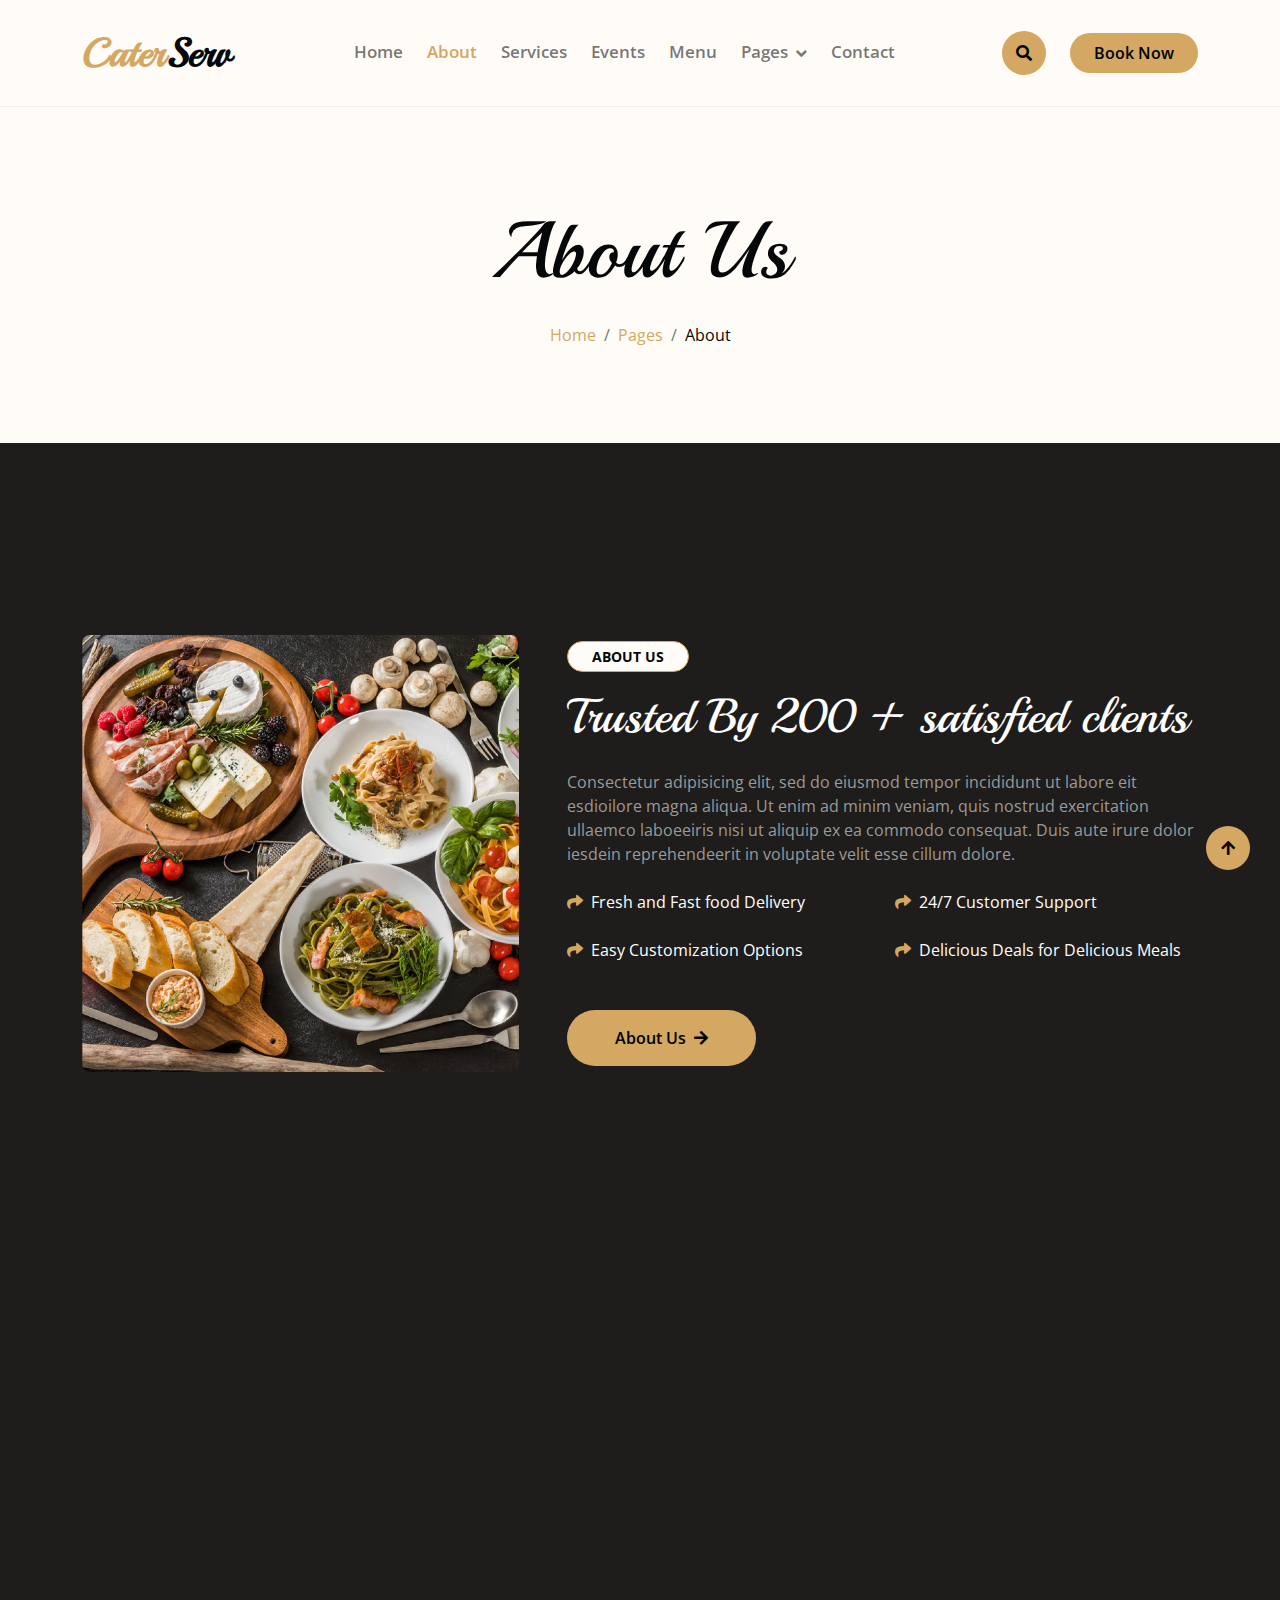
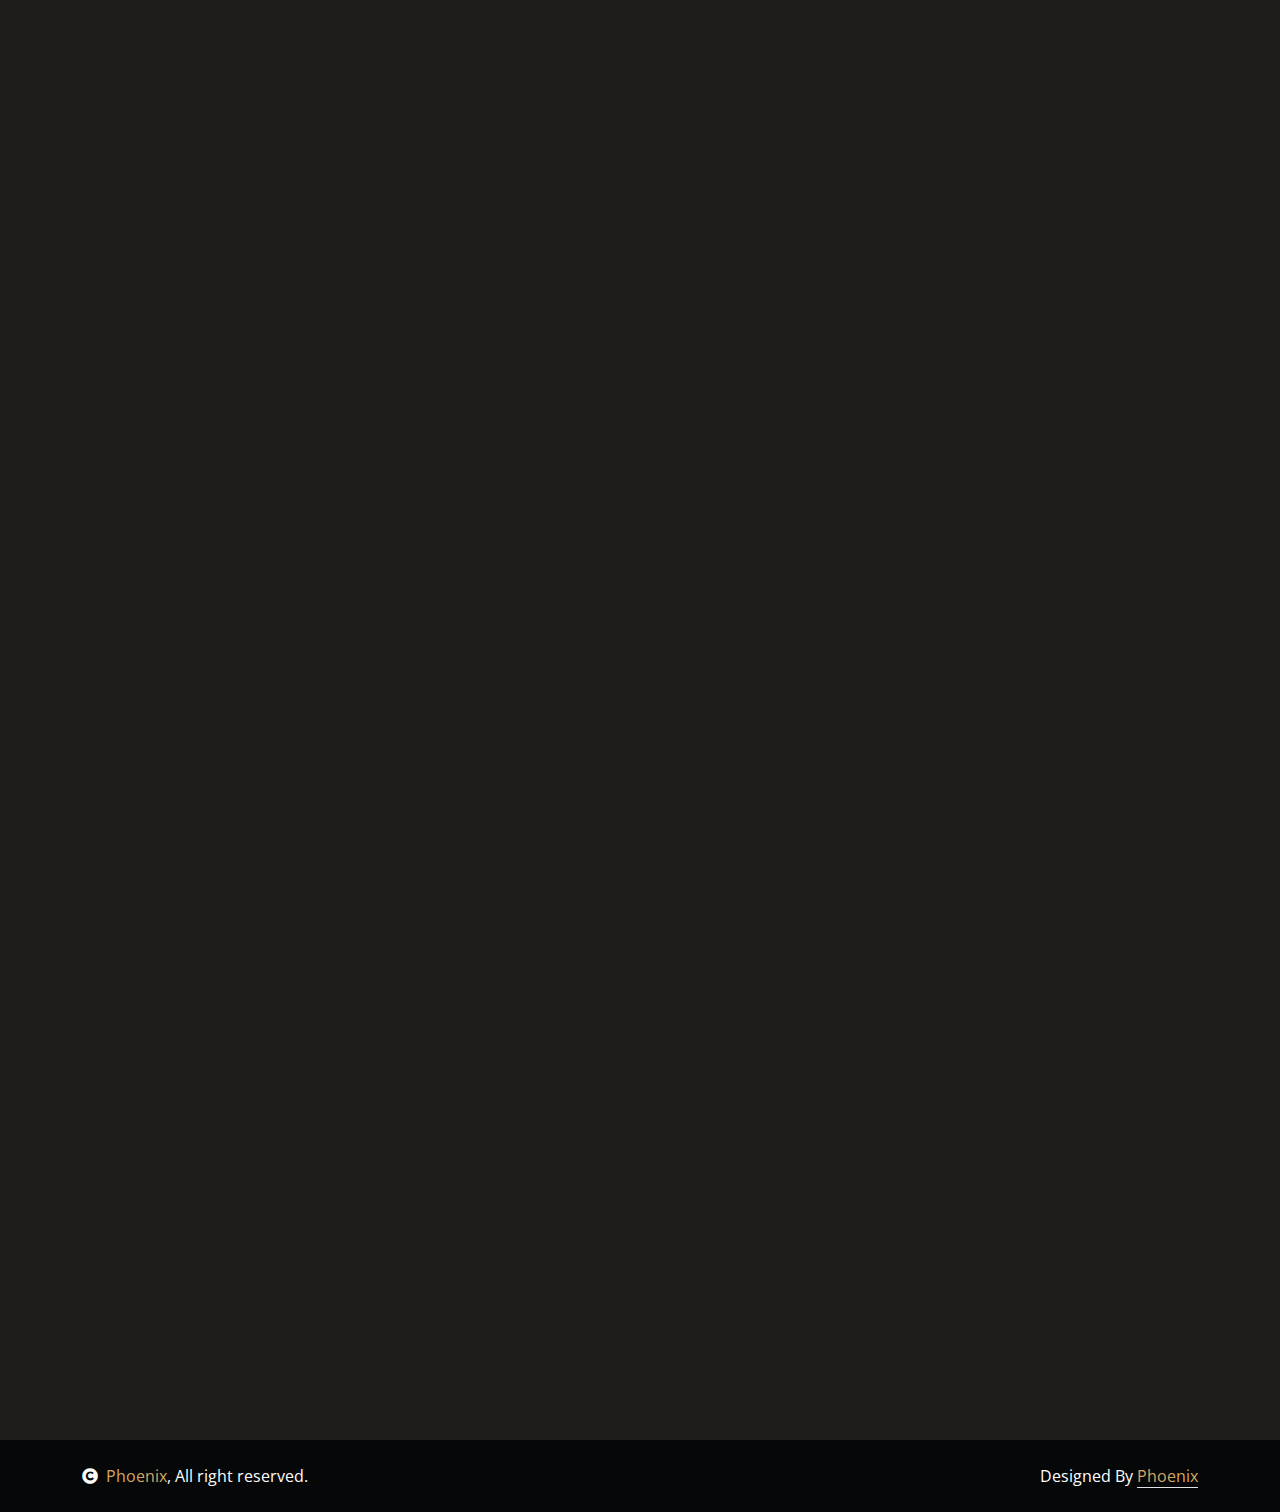
<file: about.html>
<!DOCTYPE html>
<html lang="en">

    <head>
        <meta charset="utf-8">
        <title>CaterServ - Catering Services Website Template</title>
        <meta content="width=device-width, initial-scale=1.0" name="viewport">
        <meta content="" name="keywords">
        <meta content="" name="description">

        <!-- Google Web Fonts -->
        <link rel="preconnect" href="https://fonts.googleapis.com">
        <link rel="preconnect" href="https://fonts.gstatic.com" crossorigin>
        <link href="https://fonts.googleapis.com/css2?family=Open+Sans:wght@400;600&family=Playball&display=swap" rel="stylesheet">

        <!-- Icon Font Stylesheet -->
        <link rel="stylesheet" href="https://use.fontawesome.com/releases/v5.15.4/css/all.css"/>
        <link href="https://cdn.jsdelivr.net/npm/bootstrap-icons@1.4.1/font/bootstrap-icons.css" rel="stylesheet">

        <!-- Libraries Stylesheet -->
        <link href="lib/animate/animate.min.css" rel="stylesheet">
        <link href="lib/lightbox/css/lightbox.min.css" rel="stylesheet">
        <link href="lib/owlcarousel/owl.carousel.min.css" rel="stylesheet">

        <!-- Customized Bootstrap Stylesheet -->
        <link href="css/bootstrap.min.css" rel="stylesheet">

        <!-- Template Stylesheet -->
        <link href="css/style.css" rel="stylesheet">
    </head>

    <body>

        <!-- Spinner Start -->
        <div id="spinner" class="show w-100 vh-100 bg-white position-fixed translate-middle top-50 start-50  d-flex align-items-center justify-content-center">
            <div class="spinner-grow text-primary" role="status"></div>
        </div>
        <!-- Spinner End -->


        <!-- Navbar start -->
        <div class="container-fluid nav-bar">
            <div class="container">
                <nav class="navbar navbar-light navbar-expand-lg py-4">
                    <a href="index.html" class="navbar-brand">
                        <h1 class="text-primary fw-bold mb-0">Cater<span class="text-dark">Serv</span> </h1>
                    </a>
                    <button class="navbar-toggler py-2 px-3" type="button" data-bs-toggle="collapse" data-bs-target="#navbarCollapse">
                        <span class="fa fa-bars text-primary"></span>
                    </button>
                    <div class="collapse navbar-collapse" id="navbarCollapse">
                        <div class="navbar-nav mx-auto">
                            <a href="index.html" class="nav-item nav-link">Home</a>
                            <a href="about.html" class="nav-item nav-link active">About</a>
                            <a href="service.html" class="nav-item nav-link">Services</a>
                            <a href="event.html" class="nav-item nav-link">Events</a>
                            <a href="menu.html" class="nav-item nav-link">Menu</a>
                            <div class="nav-item dropdown">
                                <a href="#" class="nav-link dropdown-toggle" data-bs-toggle="dropdown">Pages</a>
                                <div class="dropdown-menu bg-light">
                                    <a href="book.html" class="dropdown-item">Booking</a>
                                    <a href="blog.html" class="dropdown-item">Our Blog</a>
                                    <a href="team.html" class="dropdown-item">Our Team</a>
                                    <a href="testimonial.html" class="dropdown-item">Testimonial</a>
                                    <a href="404.html" class="dropdown-item">404 Page</a>
                                </div>
                            </div>
                            <a href="contact.html" class="nav-item nav-link">Contact</a>
                        </div>
                        <button class="btn-search btn btn-primary btn-md-square me-4 rounded-circle d-none d-lg-inline-flex" data-bs-toggle="modal" data-bs-target="#searchModal"><i class="fas fa-search"></i></button>
                        <a href="" class="btn btn-primary py-2 px-4 d-none d-xl-inline-block rounded-pill">Book Now</a>
                    </div>
                </nav>
            </div>
        </div>
        <!-- Navbar End -->


        <!-- Modal Search Start -->
        <div class="modal fade" id="searchModal" tabindex="-1" aria-labelledby="exampleModalLabel" aria-hidden="true">
            <div class="modal-dialog modal-fullscreen">
                <div class="modal-content rounded-0">
                    <div class="modal-header">
                        <h5 class="modal-title" id="exampleModalLabel">Search by keyword</h5>
                        <button type="button" class="btn-close" data-bs-dismiss="modal" aria-label="Close"></button>
                    </div>
                    <div class="modal-body d-flex align-items-center">
                        <div class="input-group w-75 mx-auto d-flex">
                            <input type="search" class="form-control bg-transparent p-3" placeholder="keywords" aria-describedby="search-icon-1">
                            <span id="search-icon-1" class="input-group-text p-3"><i class="fa fa-search"></i></span>
                        </div>
                    </div>
                </div>
            </div>
        </div>
        <!-- Modal Search End -->


        <!-- Hero Start -->
        <div class="container-fluid bg-light py-6 my-6 mt-0">
            <div class="container text-center animated bounceInDown">
                <h1 class="display-1 mb-4">About Us</h1>
                <ol class="breadcrumb justify-content-center mb-0 animated bounceInDown">
                    <li class="breadcrumb-item"><a href="#">Home</a></li>
                    <li class="breadcrumb-item"><a href="#">Pages</a></li>
                    <li class="breadcrumb-item text-dark" aria-current="page">About</li>
                </ol>
            </div>
        </div>
        <!-- Hero End -->


        <!-- About Satrt -->
        <div class="container-fluid py-6">
            <div class="container">
                <div class="row g-5 align-items-center">
                    <div class="col-lg-5 wow bounceInUp" data-wow-delay="0.1s">
                        <img src="img/about.jpg" class="img-fluid rounded" alt="">
                    </div>
                    <div class="col-lg-7 wow bounceInUp" data-wow-delay="0.3s">
                        <small class="d-inline-block fw-bold text-dark text-uppercase bg-light border border-primary rounded-pill px-4 py-1 mb-3">About Us</small>
                        <h1 class="display-5 mb-4 text-white">Trusted By 200 + satisfied clients</h1>
                        <p class="mb-4">Consectetur adipisicing elit, sed do eiusmod tempor incididunt ut labore eit esdioilore magna aliqua. Ut enim ad minim veniam, 
                            quis nostrud exercitation ullaemco laboeeiris nisi ut aliquip ex ea commodo consequat. Duis aute irure 
                            dolor iesdein reprehendeerit in voluptate velit esse cillum dolore.</p>
                        <div class="row g-4 text-white mb-5">
                            <div class="col-sm-6">
                                <i class="fas fa-share text-primary me-2"></i>Fresh and Fast food Delivery
                            </div>
                            <div class="col-sm-6">
                                <i class="fas fa-share text-primary me-2"></i>24/7 Customer Support
                            </div>
                            <div class="col-sm-6">
                                <i class="fas fa-share text-primary me-2"></i>Easy Customization Options
                            </div>
                            <div class="col-sm-6">
                                <i class="fas fa-share text-primary me-2"></i>Delicious Deals for Delicious Meals
                            </div>
                        </div>
                        <a href="" class="btn btn-primary py-3 px-5 rounded-pill">About Us<i class="fas fa-arrow-right ps-2"></i></a>
                    </div>
                </div>
            </div>
        </div>
        <!-- About End -->


        <!-- Fact Start-->
        <div class="container-fluid faqt py-6">
            <div class="container">
                <div class="row g-4 align-items-center">
                    <div class="col-lg-7">
                       <div class="row g-4">
                            <div class="col-sm-4 wow bounceInUp" data-wow-delay="0.3s">
                                <div class="faqt-item bg-primary rounded p-4 text-center">
                                    <i class="fas fa-users fa-4x mb-4 text-white"></i>
                                    <h1 class="display-4 fw-bold" data-toggle="counter-up">689</h1>
                                    <p class="text-dark text-uppercase fw-bold mb-0">Happy Customers</p>
                                </div>
                            </div>
                            <div class="col-sm-4 wow bounceInUp" data-wow-delay="0.5s">
                                <div class="faqt-item bg-primary rounded p-4 text-center">
                                    <i class="fas fa-users-cog fa-4x mb-4 text-white"></i>
                                    <h1 class="display-4 fw-bold" data-toggle="counter-up">107</h1>
                                    <p class="text-dark text-uppercase fw-bold mb-0">Expert Chefs</p>
                                </div>
                            </div>
                            <div class="col-sm-4 wow bounceInUp" data-wow-delay="0.7s">
                                <div class="faqt-item bg-primary rounded p-4 text-center">
                                    <i class="fas fa-check fa-4x mb-4 text-white"></i>
                                    <h1 class="display-4 fw-bold" data-toggle="counter-up">253</h1>
                                    <p class="text-dark text-uppercase fw-bold mb-0">Events Complete</p>
                                </div>
                            </div>
                        </div>
                    </div>
                    <div class="col-lg-5 wow bounceInUp" data-wow-delay="0.1s">
                        <div class="video">
                            <button type="button" class="btn btn-play" data-bs-toggle="modal" data-src="https://www.youtube.com/embed/DWRcNpR6Kdc" data-bs-target="#videoModal">
                                <span></span>
                            </button>
                        </div>
                    </div>
                </div>
            </div>
        </div>
        <!-- Modal Video -->
        <div class="modal fade" id="videoModal" tabindex="-1" aria-labelledby="exampleModalLabel" aria-hidden="true">
            <div class="modal-dialog">
                <div class="modal-content rounded-0">
                    <div class="modal-header">
                        <h5 class="modal-title" id="exampleModalLabel">Youtube Video</h5>
                        <button type="button" class="btn-close" data-bs-dismiss="modal" aria-label="Close"></button>
                    </div>
                    <div class="modal-body">
                        <!-- 16:9 aspect ratio -->
                        <div class="ratio ratio-16x9">
                            <iframe class="embed-responsive-item" src="" id="video" allowfullscreen allowscriptaccess="always"
                                allow="autoplay"></iframe>
                        </div>
                    </div>
                </div>
            </div>
        </div>
        <!-- Fact End -->


        <!-- Team Start -->
        <div class="container-fluid team py-6">
            <div class="container">
                <div class="text-center wow bounceInUp" data-wow-delay="0.1s">
                    <small class="d-inline-block fw-bold text-dark text-uppercase bg-light border border-primary rounded-pill px-4 py-1 mb-3">Our Team</small>
                    <h1 class="display-5 mb-5 text-white" >We have experienced chef Team</h1>
                </div>
                <div class="row g-4">
                    <div class="col-lg-3 col-md-6 wow bounceInUp" data-wow-delay="0.1s">
                        <div class="team-item rounded">
                            <img class="img-fluid rounded-top " src="img/team-1.jpg" alt="">
                            <div class="team-content text-center py-3 bg-dark rounded-bottom">
                                <h4 class="text-primary">Henry</h4>
                                <p class="text-white mb-0">Decoration Chef</p>
                            </div>
                            <div class="team-icon d-flex flex-column justify-content-center m-4">
                                <a class="share btn btn-primary btn-md-square rounded-circle mb-2" href=""><i class="fas fa-share-alt"></i></a>
                                <a class="share-link btn btn-primary btn-md-square rounded-circle mb-2" href=""><i class="fab fa-facebook-f"></i></a>
                                <a class="share-link btn btn-primary btn-md-square rounded-circle mb-2" href=""><i class="fab fa-twitter"></i></a>
                                <a class="share-link btn btn-primary btn-md-square rounded-circle mb-2" href=""><i class="fab fa-instagram"></i></a>
                            </div>
                        </div>
                    </div>
                    <div class="col-lg-3 col-md-6 wow bounceInUp" data-wow-delay="0.3s">
                        <div class="team-item rounded">
                            <img class="img-fluid rounded-top " src="img/team-2.jpg" alt="">
                            <div class="team-content text-center py-3 bg-dark rounded-bottom">
                                <h4 class="text-primary">Jemes Born</h4>
                                <p class="text-white mb-0">Executive Chef</p>
                            </div>
                            <div class="team-icon d-flex flex-column justify-content-center m-4">
                                <a class="share btn btn-primary btn-md-square rounded-circle mb-2" href=""><i class="fas fa-share-alt"></i></a>
                                <a class="share-link btn btn-primary btn-md-square rounded-circle mb-2" href=""><i class="fab fa-facebook-f"></i></a>
                                <a class="share-link btn btn-primary btn-md-square rounded-circle mb-2" href=""><i class="fab fa-twitter"></i></a>
                                <a class="share-link btn btn-primary btn-md-square rounded-circle mb-2" href=""><i class="fab fa-instagram"></i></a>
                            </div>
                        </div>
                    </div>
                    <div class="col-lg-3 col-md-6 wow bounceInUp" data-wow-delay="0.5s">
                        <div class="team-item rounded">
                            <img class="img-fluid rounded-top " src="img/team-3.jpg" alt="">
                            <div class="team-content text-center py-3 bg-dark rounded-bottom">
                                <h4 class="text-primary">Martin Hill</h4>
                                <p class="text-white mb-0">Kitchen Porter</p>
                            </div>
                            <div class="team-icon d-flex flex-column justify-content-center m-4">
                                <a class="share btn btn-primary btn-md-square rounded-circle mb-2" href=""><i class="fas fa-share-alt"></i></a>
                                <a class="share-link btn btn-primary btn-md-square rounded-circle mb-2" href=""><i class="fab fa-facebook-f"></i></a>
                                <a class="share-link btn btn-primary btn-md-square rounded-circle mb-2" href=""><i class="fab fa-twitter"></i></a>
                                <a class="share-link btn btn-primary btn-md-square rounded-circle mb-2" href=""><i class="fab fa-instagram"></i></a>
                            </div>
                        </div>
                    </div>
                    <div class="col-lg-3 col-md-6 wow bounceInUp" data-wow-delay="0.7s">
                        <div class="team-item rounded">
                            <img class="img-fluid rounded-top " src="img/team-4.jpg" alt="">
                            <div class="team-content text-center py-3 bg-dark rounded-bottom">
                                <h4 class="text-primary">Adam Smith</h4>
                                <p class="text-white mb-0">Head Chef</p>
                            </div>
                            <div class="team-icon d-flex flex-column justify-content-center m-4">
                                <a class="share btn btn-primary btn-md-square rounded-circle mb-2" href=""><i class="fas fa-share-alt"></i></a>
                                <a class="share-link btn btn-primary btn-md-square rounded-circle mb-2" href=""><i class="fab fa-facebook-f"></i></a>
                                <a class="share-link btn btn-primary btn-md-square rounded-circle mb-2" href=""><i class="fab fa-twitter"></i></a>
                                <a class="share-link btn btn-primary btn-md-square rounded-circle mb-2" href=""><i class="fab fa-instagram"></i></a>
                            </div>
                        </div>
                    </div>
                </div>
            </div>
        </div>
        <!-- Team End -->


        <!-- Footer Start -->
        <div class="container-fluid footer py-6 my-6 mb-0 bg-light wow bounceInUp" data-wow-delay="0.1s">
            <div class="container">
                <div class="row">
                    <div class="col-lg-3 col-md-6">
                        <div class="footer-item">
                            <h1 class="text-primary">Cater<span class="text-dark">Serv</span></h1>
                            <p class="lh-lg mb-4">There cursus massa at urnaaculis estieSed aliquamellus vitae ultrs condmentum leo massamollis its estiegittis miristum.</p>
                            <div class="footer-icon d-flex">
                                <a class="btn btn-primary btn-sm-square me-2 rounded-circle" href=""><i class="fab fa-facebook-f"></i></a>
                                <a class="btn btn-primary btn-sm-square me-2 rounded-circle" href=""><i class="fab fa-twitter"></i></a>
                                <a href="#" class="btn btn-primary btn-sm-square me-2 rounded-circle"><i class="fab fa-instagram"></i></a>
                                <a href="#" class="btn btn-primary btn-sm-square rounded-circle"><i class="fab fa-linkedin-in"></i></a>
                            </div>
                        </div>
                    </div>
                    <div class="col-lg-3 col-md-6">
                        <div class="footer-item">
                            <h4 class="mb-4">Special Facilities</h4>
                            <div class="d-flex flex-column align-items-start">
                                <a class="text-body mb-3" href=""><i class="fa fa-check text-primary me-2"></i>Cheese Burger</a>
                                <a class="text-body mb-3" href=""><i class="fa fa-check text-primary me-2"></i>Sandwich</a>
                                <a class="text-body mb-3" href=""><i class="fa fa-check text-primary me-2"></i>Panner Burger</a>
                                <a class="text-body mb-3" href=""><i class="fa fa-check text-primary me-2"></i>Special Sweets</a>
                            </div>
                        </div>
                    </div>
                    <div class="col-lg-3 col-md-6">
                        <div class="footer-item">
                            <h4 class="mb-4">Contact Us</h4>
                            <div class="d-flex flex-column align-items-start">
                                <p><i class="fa fa-map-marker-alt text-primary me-2"></i> 123 Street, New York, USA</p>
                                <p><i class="fa fa-phone-alt text-primary me-2"></i> (+012) 3456 7890 123</p>
                                <p><i class="fas fa-envelope text-primary me-2"></i> info@example.com</p>
                                <p><i class="fa fa-clock text-primary me-2"></i> 26/7 Hours Service</p>
                            </div>
                        </div>
                    </div>
                    <div class="col-lg-3 col-md-6">
                        <div class="footer-item">
                            <h4 class="mb-4">Social Gallery</h4>
                            <div class="row g-2">
                                <div class="col-4">
                                     <img src="img/menu-01.jpg" class="img-fluid rounded-circle border border-primary p-2" alt="">
                                </div>
                                <div class="col-4">
                                     <img src="img/menu-02.jpg" class="img-fluid rounded-circle border border-primary p-2" alt="">
                                </div>
                                <div class="col-4">
                                     <img src="img/menu-03.jpg" class="img-fluid rounded-circle border border-primary p-2" alt="">
                                </div>
                                <div class="col-4">
                                     <img src="img/menu-04.jpg" class="img-fluid rounded-circle border border-primary p-2" alt="">
                                </div>
                                <div class="col-4">
                                     <img src="img/menu-05.jpg" class="img-fluid rounded-circle border border-primary p-2" alt="">
                                </div>
                                <div class="col-4">
                                     <img src="img/menu-06.jpg" class="img-fluid rounded-circle border border-primary p-2" alt="">
                                </div>
                            </div>
                        </div>
                    </div>
                </div>
            </div>
        </div>
        <!-- Footer End -->


        <!-- Copyright Start -->
        <div class="container-fluid copyright bg-dark py-4">
            <div class="container">
                <div class="row">
                    <div class="col-md-6 text-center text-md-start mb-3 mb-md-0">
                        <span class="text-light"><a href="http://phoenixwebtech.epizy.com/"><i class="fas fa-copyright text-light me-2"></i>Phoenix</a>, All right reserved.</span>
                    </div>
                    <div class="col-md-6 my-auto text-center text-md-end text-white">
                        <!--/*** This template is free as long as you keep the below author’s credit link/attribution link/backlink. ***/-->
                        <!--/*** If you'd like to use the template without the below author’s credit link/attribution link/backlink, ***/-->
                        <!--/*** you can purchase the Credit Removal License from "https://htmlcodex.com/credit-removal". ***/-->
                        Designed By <a class="border-bottom" href="http://phoenixwebtech.epizy.com/">Phoenix</a>
                    </div>
                </div>
            </div>
        </div>
        <!-- Copyright End -->


        <!-- Back to Top -->
        <a href="#" class="btn btn-md-square btn-primary rounded-circle back-to-top"><i class="fa fa-arrow-up"></i></a>   

        
        <!-- JavaScript Libraries -->
        <script src="https://ajax.googleapis.com/ajax/libs/jquery/1.12.4/jquery.min.js"></script>
        <script src="https://cdn.jsdelivr.net/npm/bootstrap@5.0.0/dist/js/bootstrap.bundle.min.js"></script>
        <script src="lib/wow/wow.min.js"></script>
        <script src="lib/easing/easing.min.js"></script>
        <script src="lib/waypoints/waypoints.min.js"></script>
        <script src="lib/counterup/counterup.min.js"></script>
        <script src="lib/lightbox/js/lightbox.min.js"></script>
        <script src="lib/owlcarousel/owl.carousel.min.js"></script>

        <!-- Template Javascript -->
        <script src="js/main.js"></script>
    </body>
</html>
</file>
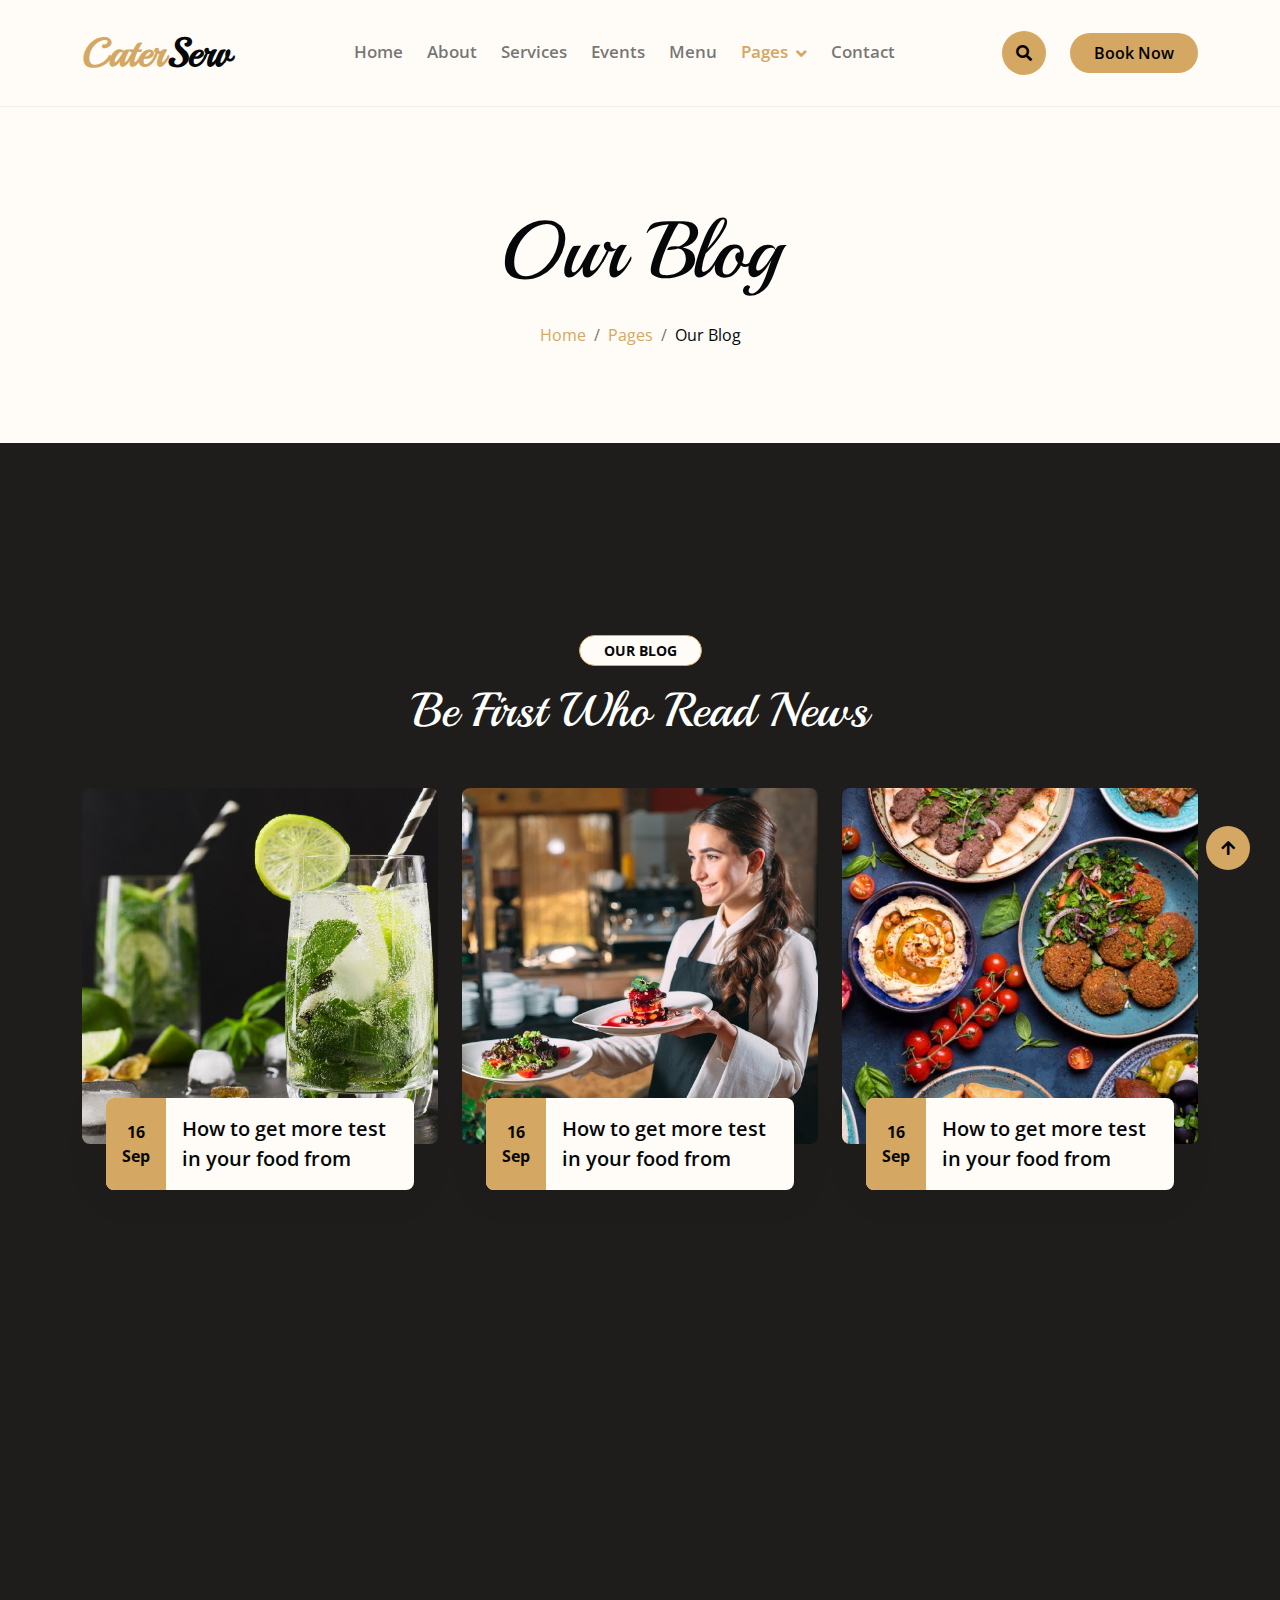
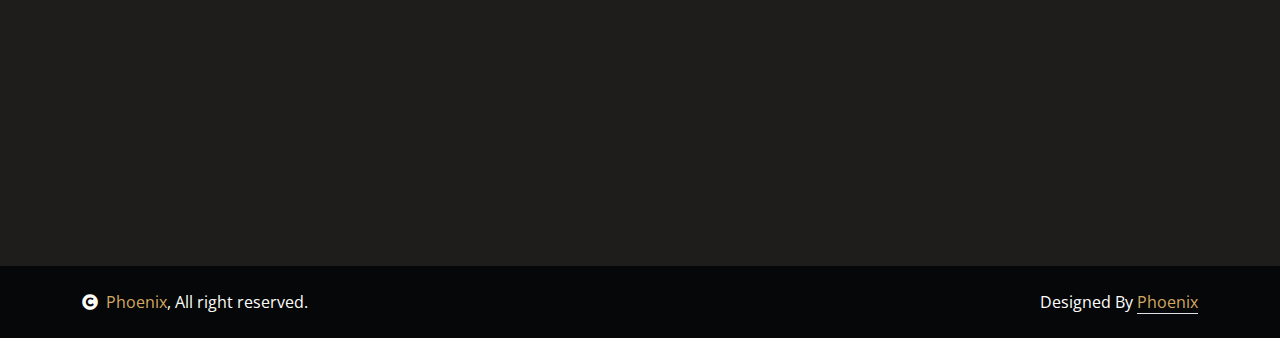
<file: blog.html>
<!DOCTYPE html>
<html lang="en">

    <head>
        <meta charset="utf-8">
        <title>CaterServ - Catering Services Website Template</title>
        <meta content="width=device-width, initial-scale=1.0" name="viewport">
        <meta content="" name="keywords">
        <meta content="" name="description">

        <!-- Google Web Fonts -->
        <link rel="preconnect" href="https://fonts.googleapis.com">
        <link rel="preconnect" href="https://fonts.gstatic.com" crossorigin>
        <link href="https://fonts.googleapis.com/css2?family=Open+Sans:wght@400;600&family=Playball&display=swap" rel="stylesheet">

        <!-- Icon Font Stylesheet -->
        <link rel="stylesheet" href="https://use.fontawesome.com/releases/v5.15.4/css/all.css"/>
        <link href="https://cdn.jsdelivr.net/npm/bootstrap-icons@1.4.1/font/bootstrap-icons.css" rel="stylesheet">

        <!-- Libraries Stylesheet -->
        <link href="lib/animate/animate.min.css" rel="stylesheet">
        <link href="lib/lightbox/css/lightbox.min.css" rel="stylesheet">
        <link href="lib/owlcarousel/owl.carousel.min.css" rel="stylesheet">

        <!-- Customized Bootstrap Stylesheet -->
        <link href="css/bootstrap.min.css" rel="stylesheet">

        <!-- Template Stylesheet -->
        <link href="css/style.css" rel="stylesheet">
    </head>

    <body>

        <!-- Spinner Start -->
        <div id="spinner" class="show w-100 vh-100 bg-white position-fixed translate-middle top-50 start-50  d-flex align-items-center justify-content-center">
            <div class="spinner-grow text-primary" role="status"></div>
        </div>
        <!-- Spinner End -->


        <!-- Navbar start -->
        <div class="container-fluid nav-bar">
            <div class="container">
                <nav class="navbar navbar-light navbar-expand-lg py-4">
                    <a href="index.html" class="navbar-brand">
                        <h1 class="text-primary fw-bold mb-0">Cater<span class="text-dark">Serv</span> </h1>
                    </a>
                    <button class="navbar-toggler py-2 px-3" type="button" data-bs-toggle="collapse" data-bs-target="#navbarCollapse">
                        <span class="fa fa-bars text-primary"></span>
                    </button>
                    <div class="collapse navbar-collapse" id="navbarCollapse">
                        <div class="navbar-nav mx-auto">
                            <a href="index.html" class="nav-item nav-link">Home</a>
                            <a href="about.html" class="nav-item nav-link">About</a>
                            <a href="service.html" class="nav-item nav-link">Services</a>
                            <a href="event.html" class="nav-item nav-link">Events</a>
                            <a href="menu.html" class="nav-item nav-link">Menu</a>
                            <div class="nav-item dropdown">
                                <a href="#" class="nav-link dropdown-toggle active" data-bs-toggle="dropdown">Pages</a>
                                <div class="dropdown-menu bg-light">
                                    <a href="book.html" class="dropdown-item">Booking</a>
                                    <a href="blog.html" class="dropdown-item active">Our Blog</a>
                                    <a href="team.html" class="dropdown-item">Our Team</a>
                                    <a href="testimonial.html" class="dropdown-item">Testimonial</a>
                                    <a href="404.html" class="dropdown-item">404 Page</a>
                                </div>
                            </div>
                            <a href="contact.html" class="nav-item nav-link">Contact</a>
                        </div>
                        <button class="btn-search btn btn-primary btn-md-square me-4 rounded-circle d-none d-lg-inline-flex" data-bs-toggle="modal" data-bs-target="#searchModal"><i class="fas fa-search"></i></button>
                        <a href="" class="btn btn-primary py-2 px-4 d-none d-xl-inline-block rounded-pill">Book Now</a>
                    </div>
                </nav>
            </div>
        </div>
        <!-- Navbar End -->


        <!-- Modal Search Start -->
        <div class="modal fade" id="searchModal" tabindex="-1" aria-labelledby="exampleModalLabel" aria-hidden="true">
            <div class="modal-dialog modal-fullscreen">
                <div class="modal-content rounded-0">
                    <div class="modal-header">
                        <h5 class="modal-title" id="exampleModalLabel">Search by keyword</h5>
                        <button type="button" class="btn-close" data-bs-dismiss="modal" aria-label="Close"></button>
                    </div>
                    <div class="modal-body d-flex align-items-center">
                        <div class="input-group w-75 mx-auto d-flex">
                            <input type="search" class="form-control bg-transparent p-3" placeholder="keywords" aria-describedby="search-icon-1">
                            <span id="search-icon-1" class="input-group-text p-3"><i class="fa fa-search"></i></span>
                        </div>
                    </div>
                </div>
            </div>
        </div>
        <!-- Modal Search End -->


        <!-- Hero Start -->
        <div class="container-fluid bg-light py-6 my-6 mt-0">
            <div class="container text-center animated bounceInDown">
                <h1 class="display-1 mb-4">Our Blog</h1>
                <ol class="breadcrumb justify-content-center mb-0 animated bounceInDown">
                    <li class="breadcrumb-item"><a href="#">Home</a></li>
                    <li class="breadcrumb-item"><a href="#">Pages</a></li>
                    <li class="breadcrumb-item text-dark" aria-current="page">Our Blog</li>
                </ol>
            </div>
        </div>
        <!-- Hero End -->


        <!-- Blog Start -->
        <div class="container-fluid blog py-6">
            <div class="container">
                <div class="text-center wow bounceInUp" data-wow-delay="0.1s">
                    <small class="d-inline-block fw-bold text-dark text-uppercase bg-light border border-primary rounded-pill px-4 py-1 mb-3">Our Blog</small>
                    <h1 class="display-5 mb-5 text-white">Be First Who Read News</h1>
                </div>
                <div class="row gx-4 justify-content-center">
                    <div class="col-md-6 col-lg-4 wow bounceInUp" data-wow-delay="0.1s">
                        <div class="blog-item">
                            <div class="overflow-hidden rounded">
                                <img src="img/blog-1.jpg" class="img-fluid w-100" alt="">
                            </div>
                            <div class="blog-content mx-4 d-flex rounded bg-light">
                                <div class="text-dark bg-primary rounded-start">
                                    <div class="h-100 p-3 d-flex flex-column justify-content-center text-center">
                                        <p class="fw-bold mb-0">16</p>
                                        <p class="fw-bold mb-0">Sep</p>
                                    </div>
                                </div>
                                <a href="#" class="h5 lh-base my-auto h-100 p-3">How to get more test in your food from</a>
                            </div>
                        </div>
                    </div>
                    <div class="col-md-6 col-lg-4 wow bounceInUp" data-wow-delay="0.3s">
                        <div class="blog-item">
                            <div class="overflow-hidden rounded">
                                <img src="img/blog-2.jpg" class="img-fluid w-100" alt="">
                            </div>
                            <div class="blog-content mx-4 d-flex rounded bg-light">
                                <div class="text-dark bg-primary rounded-start">
                                    <div class="h-100 p-3 d-flex flex-column justify-content-center text-center">
                                        <p class="fw-bold mb-0">16</p>
                                        <p class="fw-bold mb-0">Sep</p>
                                    </div>
                                </div>
                                <a href="#" class="h5 lh-base my-auto h-100 p-3">How to get more test in your food from</a>
                            </div>
                        </div>
                    </div>
                    <div class="col-md-6 col-lg-4 wow bounceInUp" data-wow-delay="0.5s">
                        <div class="blog-item">
                            <div class="overflow-hidden rounded">
                                <img src="img/blog-3.jpg" class="img-fluid w-100" alt="">
                            </div>
                            <div class="blog-content mx-4 d-flex rounded bg-light">
                                <div class="text-dark bg-primary rounded-start">
                                    <div class="h-100 p-3 d-flex flex-column justify-content-center text-center">
                                        <p class="fw-bold mb-0">16</p>
                                        <p class="fw-bold mb-0">Sep</p>
                                    </div>
                                </div>
                                <a href="#" class="h5 lh-base my-auto h-100 p-3">How to get more test in your food from</a>
                            </div>
                        </div>
                    </div>
                </div>
            </div>
        </div>
        <!-- Blog End -->


        <!-- Footer Start -->
        <div class="container-fluid footer py-6 my-6 mb-0 bg-light wow bounceInUp" data-wow-delay="0.1s">
            <div class="container">
                <div class="row">
                    <div class="col-lg-3 col-md-6">
                        <div class="footer-item">
                            <h1 class="text-primary">Cater<span class="text-dark">Serv</span></h1>
                            <p class="lh-lg mb-4">There cursus massa at urnaaculis estieSed aliquamellus vitae ultrs condmentum leo massamollis its estiegittis miristum.</p>
                            <div class="footer-icon d-flex">
                                <a class="btn btn-primary btn-sm-square me-2 rounded-circle" href=""><i class="fab fa-facebook-f"></i></a>
                                <a class="btn btn-primary btn-sm-square me-2 rounded-circle" href=""><i class="fab fa-twitter"></i></a>
                                <a href="#" class="btn btn-primary btn-sm-square me-2 rounded-circle"><i class="fab fa-instagram"></i></a>
                                <a href="#" class="btn btn-primary btn-sm-square rounded-circle"><i class="fab fa-linkedin-in"></i></a>
                            </div>
                        </div>
                    </div>
                    <div class="col-lg-3 col-md-6">
                        <div class="footer-item">
                            <h4 class="mb-4">Special Facilities</h4>
                            <div class="d-flex flex-column align-items-start">
                                <a class="text-body mb-3" href=""><i class="fa fa-check text-primary me-2"></i>Cheese Burger</a>
                                <a class="text-body mb-3" href=""><i class="fa fa-check text-primary me-2"></i>Sandwich</a>
                                <a class="text-body mb-3" href=""><i class="fa fa-check text-primary me-2"></i>Panner Burger</a>
                                <a class="text-body mb-3" href=""><i class="fa fa-check text-primary me-2"></i>Special Sweets</a>
                            </div>
                        </div>
                    </div>
                    <div class="col-lg-3 col-md-6">
                        <div class="footer-item">
                            <h4 class="mb-4">Contact Us</h4>
                            <div class="d-flex flex-column align-items-start">
                                <p><i class="fa fa-map-marker-alt text-primary me-2"></i> 123 Street, New York, USA</p>
                                <p><i class="fa fa-phone-alt text-primary me-2"></i> (+012) 3456 7890 123</p>
                                <p><i class="fas fa-envelope text-primary me-2"></i> info@example.com</p>
                                <p><i class="fa fa-clock text-primary me-2"></i> 26/7 Hours Service</p>
                            </div>
                        </div>
                    </div>
                    <div class="col-lg-3 col-md-6">
                        <div class="footer-item">
                            <h4 class="mb-4">Social Gallery</h4>
                            <div class="row g-2">
                                <div class="col-4">
                                     <img src="img/menu-01.jpg" class="img-fluid rounded-circle border border-primary p-2" alt="">
                                </div>
                                <div class="col-4">
                                     <img src="img/menu-02.jpg" class="img-fluid rounded-circle border border-primary p-2" alt="">
                                </div>
                                <div class="col-4">
                                     <img src="img/menu-03.jpg" class="img-fluid rounded-circle border border-primary p-2" alt="">
                                </div>
                                <div class="col-4">
                                     <img src="img/menu-04.jpg" class="img-fluid rounded-circle border border-primary p-2" alt="">
                                </div>
                                <div class="col-4">
                                     <img src="img/menu-05.jpg" class="img-fluid rounded-circle border border-primary p-2" alt="">
                                </div>
                                <div class="col-4">
                                     <img src="img/menu-06.jpg" class="img-fluid rounded-circle border border-primary p-2" alt="">
                                </div>
                            </div>
                        </div>
                    </div>
                </div>
            </div>
        </div>
        <!-- Footer End -->


        <!-- Copyright Start -->
        <div class="container-fluid copyright bg-dark py-4">
            <div class="container">
                <div class="row">
                    <div class="col-md-6 text-center text-md-start mb-3 mb-md-0">
                        <span class="text-light"><a href="http://phoenixwebtech.epizy.com/"><i class="fas fa-copyright text-light me-2"></i>Phoenix</a>, All right reserved.</span>
                    </div>
                    <div class="col-md-6 my-auto text-center text-md-end text-white">
                        <!--/*** This template is free as long as you keep the below author’s credit link/attribution link/backlink. ***/-->
                        <!--/*** If you'd like to use the template without the below author’s credit link/attribution link/backlink, ***/-->
                        <!--/*** you can purchase the Credit Removal License from "https://htmlcodex.com/credit-removal". ***/-->
                        Designed By <a class="border-bottom" href="http://phoenixwebtech.epizy.com/">Phoenix</a>
                    </div>
                </div>
            </div>
        </div>
        <!-- Copyright End -->


        <!-- Back to Top -->
        <a href="#" class="btn btn-md-square btn-primary rounded-circle back-to-top"><i class="fa fa-arrow-up"></i></a>   

        
    <!-- JavaScript Libraries -->
    <script src="https://ajax.googleapis.com/ajax/libs/jquery/1.12.4/jquery.min.js"></script>
    <script src="https://cdn.jsdelivr.net/npm/bootstrap@5.0.0/dist/js/bootstrap.bundle.min.js"></script>
    <script src="lib/wow/wow.min.js"></script>
    <script src="lib/easing/easing.min.js"></script>
    <script src="lib/waypoints/waypoints.min.js"></script>
    <script src="lib/counterup/counterup.min.js"></script>
    <script src="lib/lightbox/js/lightbox.min.js"></script>
    <script src="lib/owlcarousel/owl.carousel.min.js"></script>

    <!-- Template Javascript -->
    <script src="js/main.js"></script>
    </body>

</html>
</file>
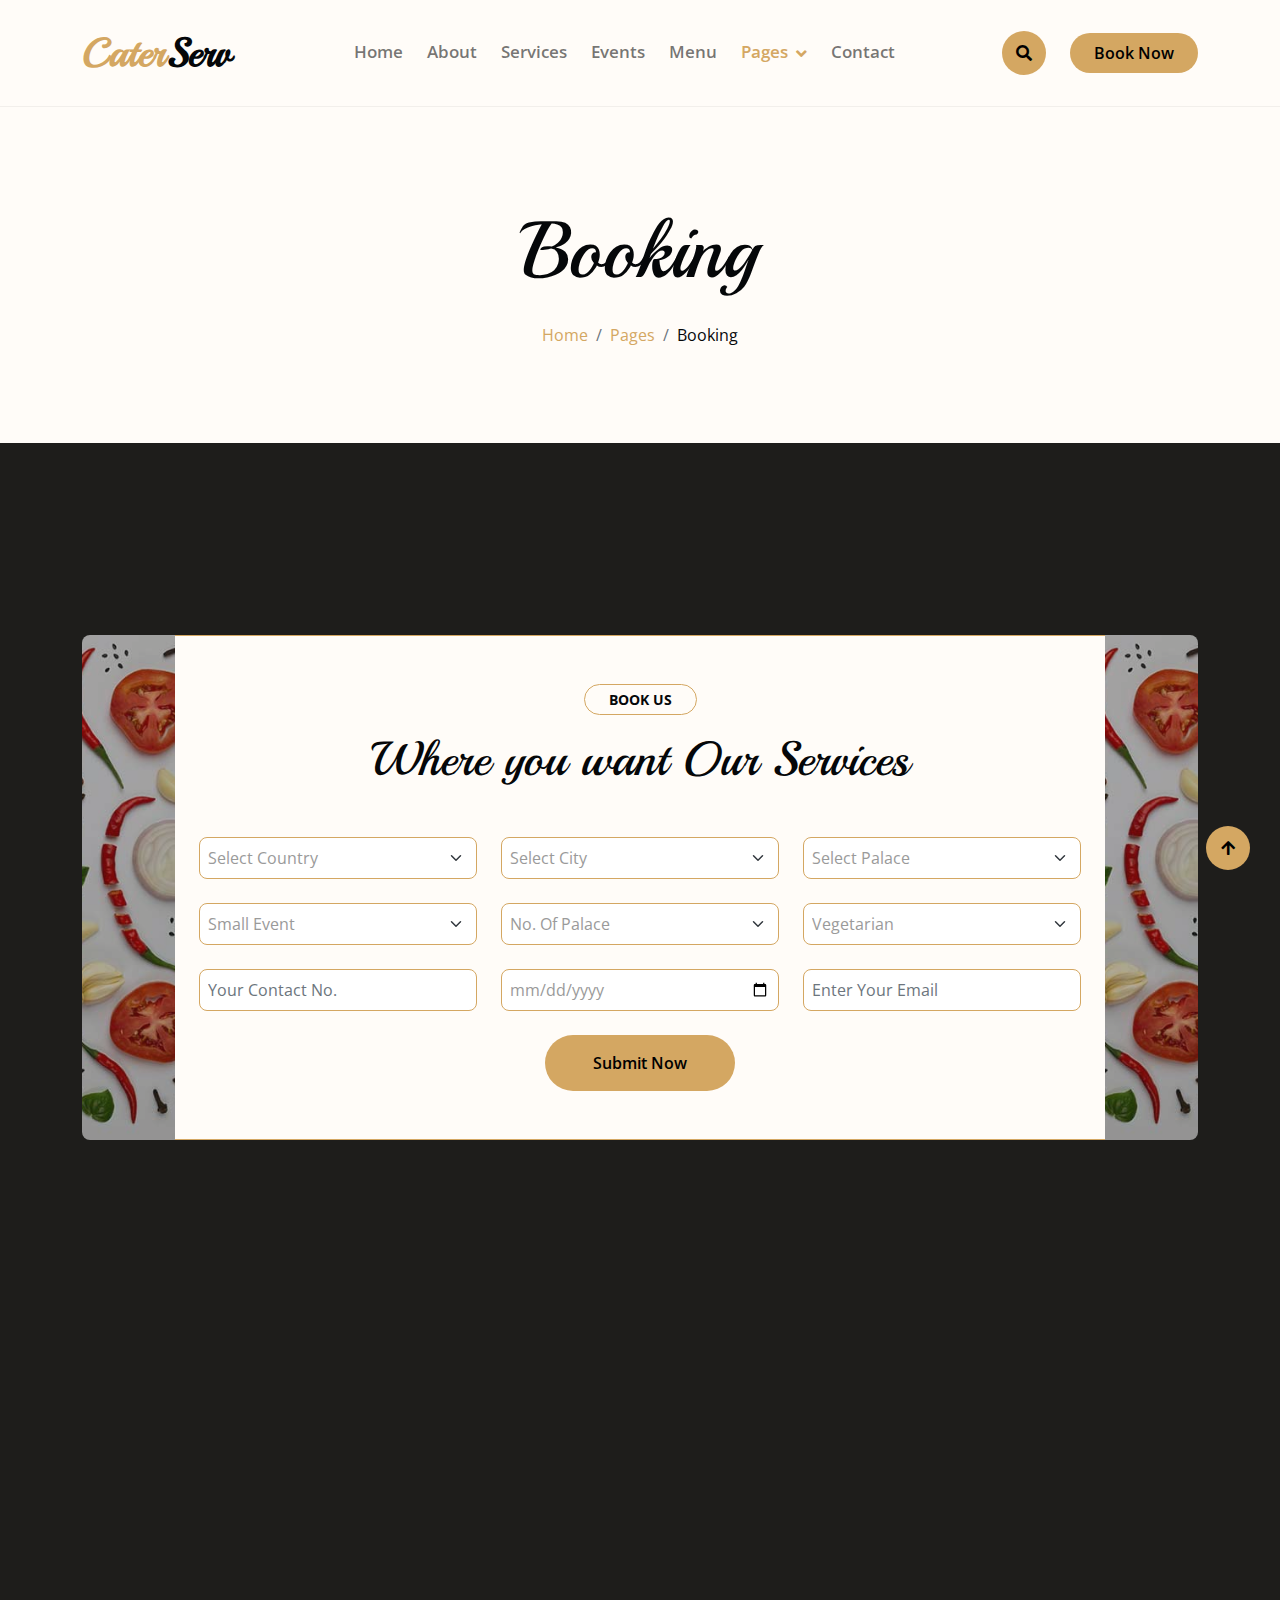
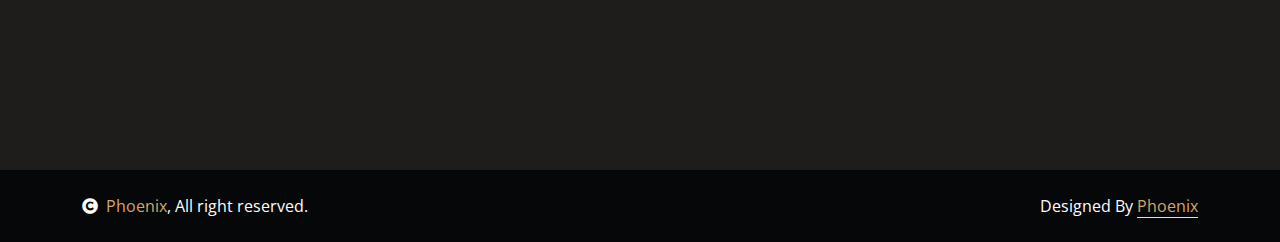
<file: book.html>
<!DOCTYPE html>
<html lang="en">

    <head>
        <meta charset="utf-8">
        <title>CaterServ - Catering Services Website Template</title>
        <meta content="width=device-width, initial-scale=1.0" name="viewport">
        <meta content="" name="keywords">
        <meta content="" name="description">

        <!-- Google Web Fonts -->
        <link rel="preconnect" href="https://fonts.googleapis.com">
        <link rel="preconnect" href="https://fonts.gstatic.com" crossorigin>
        <link href="https://fonts.googleapis.com/css2?family=Open+Sans:wght@400;600&family=Playball&display=swap" rel="stylesheet">

        <!-- Icon Font Stylesheet -->
        <link rel="stylesheet" href="https://use.fontawesome.com/releases/v5.15.4/css/all.css"/>
        <link href="https://cdn.jsdelivr.net/npm/bootstrap-icons@1.4.1/font/bootstrap-icons.css" rel="stylesheet">

        <!-- Libraries Stylesheet -->
        <link href="lib/animate/animate.min.css" rel="stylesheet">
        <link href="lib/lightbox/css/lightbox.min.css" rel="stylesheet">
        <link href="lib/owlcarousel/owl.carousel.min.css" rel="stylesheet">

        <!-- Customized Bootstrap Stylesheet -->
        <link href="css/bootstrap.min.css" rel="stylesheet">

        <!-- Template Stylesheet -->
        <link href="css/style.css" rel="stylesheet">
    </head>

    <body>

        <!-- Spinner Start -->
        <div id="spinner" class="show w-100 vh-100 bg-white position-fixed translate-middle top-50 start-50  d-flex align-items-center justify-content-center">
            <div class="spinner-grow text-primary" role="status"></div>
        </div>
        <!-- Spinner End -->


        <!-- Navbar start -->
        <div class="container-fluid nav-bar">
            <div class="container">
                <nav class="navbar navbar-light navbar-expand-lg py-4">
                    <a href="index.html" class="navbar-brand">
                        <h1 class="text-primary fw-bold mb-0">Cater<span class="text-dark">Serv</span> </h1>
                    </a>
                    <button class="navbar-toggler py-2 px-3" type="button" data-bs-toggle="collapse" data-bs-target="#navbarCollapse">
                        <span class="fa fa-bars text-primary"></span>
                    </button>
                    <div class="collapse navbar-collapse" id="navbarCollapse">
                        <div class="navbar-nav mx-auto">
                            <a href="index.html" class="nav-item nav-link">Home</a>
                            <a href="about.html" class="nav-item nav-link">About</a>
                            <a href="service.html" class="nav-item nav-link">Services</a>
                            <a href="event.html" class="nav-item nav-link">Events</a>
                            <a href="menu.html" class="nav-item nav-link">Menu</a>
                            <div class="nav-item dropdown">
                                <a href="#" class="nav-link dropdown-toggle active" data-bs-toggle="dropdown">Pages</a>
                                <div class="dropdown-menu bg-light">
                                    <a href="book.html" class="dropdown-item active">Booking</a>
                                    <a href="blog.html" class="dropdown-item">Our Blog</a>
                                    <a href="team.html" class="dropdown-item">Our Team</a>
                                    <a href="testimonial.html" class="dropdown-item">Testimonial</a>
                                    <a href="404.html" class="dropdown-item">404 Page</a>
                                </div>
                            </div>
                            <a href="contact.html" class="nav-item nav-link">Contact</a>
                        </div>
                        <button class="btn-search btn btn-primary btn-md-square me-4 rounded-circle d-none d-lg-inline-flex" data-bs-toggle="modal" data-bs-target="#searchModal"><i class="fas fa-search"></i></button>
                        <a href="" class="btn btn-primary py-2 px-4 d-none d-xl-inline-block rounded-pill">Book Now</a>
                    </div>
                </nav>
            </div>
        </div>
        <!-- Navbar End -->


        <!-- Modal Search Start -->
        <div class="modal fade" id="searchModal" tabindex="-1" aria-labelledby="exampleModalLabel" aria-hidden="true">
            <div class="modal-dialog modal-fullscreen">
                <div class="modal-content rounded-0">
                    <div class="modal-header">
                        <h5 class="modal-title" id="exampleModalLabel">Search by keyword</h5>
                        <button type="button" class="btn-close" data-bs-dismiss="modal" aria-label="Close"></button>
                    </div>
                    <div class="modal-body d-flex align-items-center">
                        <div class="input-group w-75 mx-auto d-flex">
                            <input type="search" class="form-control bg-transparent p-3" placeholder="keywords" aria-describedby="search-icon-1">
                            <span id="search-icon-1" class="input-group-text p-3"><i class="fa fa-search"></i></span>
                        </div>
                    </div>
                </div>
            </div>
        </div>
        <!-- Modal Search End -->


        <!-- Hero Start -->
        <div class="container-fluid bg-light py-6 my-6 mt-0">
            <div class="container text-center animated bounceInDown">
                <h1 class="display-1 mb-4">Booking</h1>
                <ol class="breadcrumb justify-content-center mb-0 animated bounceInDown">
                    <li class="breadcrumb-item"><a href="#">Home</a></li>
                    <li class="breadcrumb-item"><a href="#">Pages</a></li>
                    <li class="breadcrumb-item text-dark" aria-current="page">Booking</li>
                </ol>
            </div>
        </div>
        <!-- Hero End -->


        <!-- Book Us Start -->
        <div class="container-fluid contact py-6 wow bounceInUp" data-wow-delay="0.1s">
            <div class="container">
                <div class="row g-0">
                    <div class="col-1">
                        <img src="img/background-site.jpg" class="img-fluid h-100 w-100 rounded-start" style="object-fit: cover; opacity: 0.7;" alt="">
                    </div>
                    <div class="col-10">
                        <div class="border-bottom border-top border-primary bg-light py-5 px-4">
                            <div class="text-center">
                                <small class="d-inline-block fw-bold text-dark text-uppercase bg-light border border-primary rounded-pill px-4 py-1 mb-3">Book Us</small>
                                <h1 class="display-5 mb-5">Where you want Our Services</h1>
                            </div>
                            <div class="row g-4 form">
                                <div class="col-lg-4 col-md-6">
                                    <select class="form-select border-primary p-2" aria-label="Default select example">
                                        <option selected>Select Country</option>
                                        <option value="1">USA</option>
                                        <option value="2">UK</option>
                                        <option value="3">India</option>
                                    </select>
                                </div>
                                <div class="col-lg-4 col-md-6">
                                    <select class="form-select border-primary p-2" aria-label="Default select example">
                                        <option selected>Select City</option>
                                        <option value="1">Depend On Country</option>
                                        <option value="2">UK</option>
                                        <option value="3">India</option>
                                    </select>
                                </div>
                                <div class="col-lg-4 col-md-6">
                                    <select class="form-select border-primary p-2" aria-label="Default select example">
                                        <option selected>Select Palace</option>
                                        <option value="1">Depend On Country</option>
                                        <option value="2">UK</option>
                                        <option value="3">India</option>
                                    </select>
                                </div>
                                <div class="col-lg-4 col-md-6">
                                    <select class="form-select border-primary p-2" aria-label="Default select example">
                                        <option selected>Small Event</option>
                                        <option value="1">Event Type</option>
                                        <option value="2">Big Event</option>
                                        <option value="3">Small Event</option>
                                    </select>
                                </div>
                                <div class="col-lg-4 col-md-6">
                                    <select class="form-select border-primary p-2" aria-label="Default select example">
                                        <option selected>No. Of Palace</option>
                                        <option value="1">100-200</option>
                                        <option value="2">300-400</option>
                                        <option value="3">500-600</option>
                                        <option value="4">700-800</option>
                                        <option value="5">900-1000</option>
                                        <option value="6">1000+</option>
                                    </select>
                                </div>
                                <div class="col-lg-4 col-md-6">
                                    <select class="form-select border-primary p-2" aria-label="Default select example">
                                        <option selected>Vegetarian</option>
                                        <option value="1">Vegetarian</option>
                                        <option value="2">Non Vegetarian</option>
                                    </select>
                                </div>
                                <div class="col-lg-4 col-md-6">
                                    <input type="mobile" class="form-control border-primary p-2" placeholder="Your Contact No.">
                                </div>
                                <div class="col-lg-4 col-md-6">
                                    <input type="date" class="form-control border-primary p-2" placeholder="Select Date">
                                </div>
                                <div class="col-lg-4 col-md-6">
                                    <input type="email" class="form-control border-primary p-2" placeholder="Enter Your Email">
                                </div>
                                <div class="col-12 text-center">
                                    <button type="submit" class="btn btn-primary px-5 py-3 rounded-pill">Submit Now</button>
                                </div>
                            </div>
                        </div>
                    </div>
                    <div class="col-1">
                        <img src="img/background-site.jpg" class="img-fluid h-100 w-100 rounded-end" style="object-fit: cover; opacity: 0.7;" alt="">
                    </div>
                </div>
            </div>
        </div>
        <!-- Book Us End -->


        <!-- Footer Start -->
        <div class="container-fluid footer py-6 my-6 mb-0 bg-light wow bounceInUp" data-wow-delay="0.1s">
            <div class="container">
                <div class="row">
                    <div class="col-lg-3 col-md-6">
                        <div class="footer-item">
                            <h1 class="text-primary">Cater<span class="text-dark">Serv</span></h1>
                            <p class="lh-lg mb-4">There cursus massa at urnaaculis estieSed aliquamellus vitae ultrs condmentum leo massamollis its estiegittis miristum.</p>
                            <div class="footer-icon d-flex">
                                <a class="btn btn-primary btn-sm-square me-2 rounded-circle" href=""><i class="fab fa-facebook-f"></i></a>
                                <a class="btn btn-primary btn-sm-square me-2 rounded-circle" href=""><i class="fab fa-twitter"></i></a>
                                <a href="#" class="btn btn-primary btn-sm-square me-2 rounded-circle"><i class="fab fa-instagram"></i></a>
                                <a href="#" class="btn btn-primary btn-sm-square rounded-circle"><i class="fab fa-linkedin-in"></i></a>
                            </div>
                        </div>
                    </div>
                    <div class="col-lg-3 col-md-6">
                        <div class="footer-item">
                            <h4 class="mb-4">Special Facilities</h4>
                            <div class="d-flex flex-column align-items-start">
                                <a class="text-body mb-3" href=""><i class="fa fa-check text-primary me-2"></i>Cheese Burger</a>
                                <a class="text-body mb-3" href=""><i class="fa fa-check text-primary me-2"></i>Sandwich</a>
                                <a class="text-body mb-3" href=""><i class="fa fa-check text-primary me-2"></i>Panner Burger</a>
                                <a class="text-body mb-3" href=""><i class="fa fa-check text-primary me-2"></i>Special Sweets</a>
                            </div>
                        </div>
                    </div>
                    <div class="col-lg-3 col-md-6">
                        <div class="footer-item">
                            <h4 class="mb-4">Contact Us</h4>
                            <div class="d-flex flex-column align-items-start">
                                <p><i class="fa fa-map-marker-alt text-primary me-2"></i> 123 Street, New York, USA</p>
                                <p><i class="fa fa-phone-alt text-primary me-2"></i> (+012) 3456 7890 123</p>
                                <p><i class="fas fa-envelope text-primary me-2"></i> info@example.com</p>
                                <p><i class="fa fa-clock text-primary me-2"></i> 26/7 Hours Service</p>
                            </div>
                        </div>
                    </div>
                    <div class="col-lg-3 col-md-6">
                        <div class="footer-item">
                            <h4 class="mb-4">Social Gallery</h4>
                            <div class="row g-2">
                                <div class="col-4">
                                     <img src="img/menu-01.jpg" class="img-fluid rounded-circle border border-primary p-2" alt="">
                                </div>
                                <div class="col-4">
                                     <img src="img/menu-02.jpg" class="img-fluid rounded-circle border border-primary p-2" alt="">
                                </div>
                                <div class="col-4">
                                     <img src="img/menu-03.jpg" class="img-fluid rounded-circle border border-primary p-2" alt="">
                                </div>
                                <div class="col-4">
                                     <img src="img/menu-04.jpg" class="img-fluid rounded-circle border border-primary p-2" alt="">
                                </div>
                                <div class="col-4">
                                     <img src="img/menu-05.jpg" class="img-fluid rounded-circle border border-primary p-2" alt="">
                                </div>
                                <div class="col-4">
                                     <img src="img/menu-06.jpg" class="img-fluid rounded-circle border border-primary p-2" alt="">
                                </div>
                            </div>
                        </div>
                    </div>
                </div>
            </div>
        </div>
        <!-- Footer End -->


        <!-- Copyright Start -->
        <div class="container-fluid copyright bg-dark py-4">
            <div class="container">
                <div class="row">
                    <div class="col-md-6 text-center text-md-start mb-3 mb-md-0">
                        <span class="text-light"><a href="http://phoenixwebtech.epizy.com/"><i class="fas fa-copyright text-light me-2"></i>Phoenix</a>, All right reserved.</span>
                    </div>
                    <div class="col-md-6 my-auto text-center text-md-end text-white">
                        <!--/*** This template is free as long as you keep the below author’s credit link/attribution link/backlink. ***/-->
                        <!--/*** If you'd like to use the template without the below author’s credit link/attribution link/backlink, ***/-->
                        <!--/*** you can purchase the Credit Removal License from "https://htmlcodex.com/credit-removal". ***/-->
                        Designed By <a class="border-bottom" href="http://phoenixwebtech.epizy.com/">Phoenix</a>
                    </div>
                </div>
            </div>
        </div>
        <!-- Copyright End -->


        <!-- Back to Top -->
        <a href="#" class="btn btn-md-square btn-primary rounded-circle back-to-top"><i class="fa fa-arrow-up"></i></a>   

        
    <!-- JavaScript Libraries -->
    <script src="https://ajax.googleapis.com/ajax/libs/jquery/1.12.4/jquery.min.js"></script>
    <script src="https://cdn.jsdelivr.net/npm/bootstrap@5.0.0/dist/js/bootstrap.bundle.min.js"></script>
    <script src="lib/wow/wow.min.js"></script>
    <script src="lib/easing/easing.min.js"></script>
    <script src="lib/waypoints/waypoints.min.js"></script>
    <script src="lib/counterup/counterup.min.js"></script>
    <script src="lib/lightbox/js/lightbox.min.js"></script>
    <script src="lib/owlcarousel/owl.carousel.min.js"></script>

    <!-- Template Javascript -->
    <script src="js/main.js"></script>
    </body>

</html>
</file>
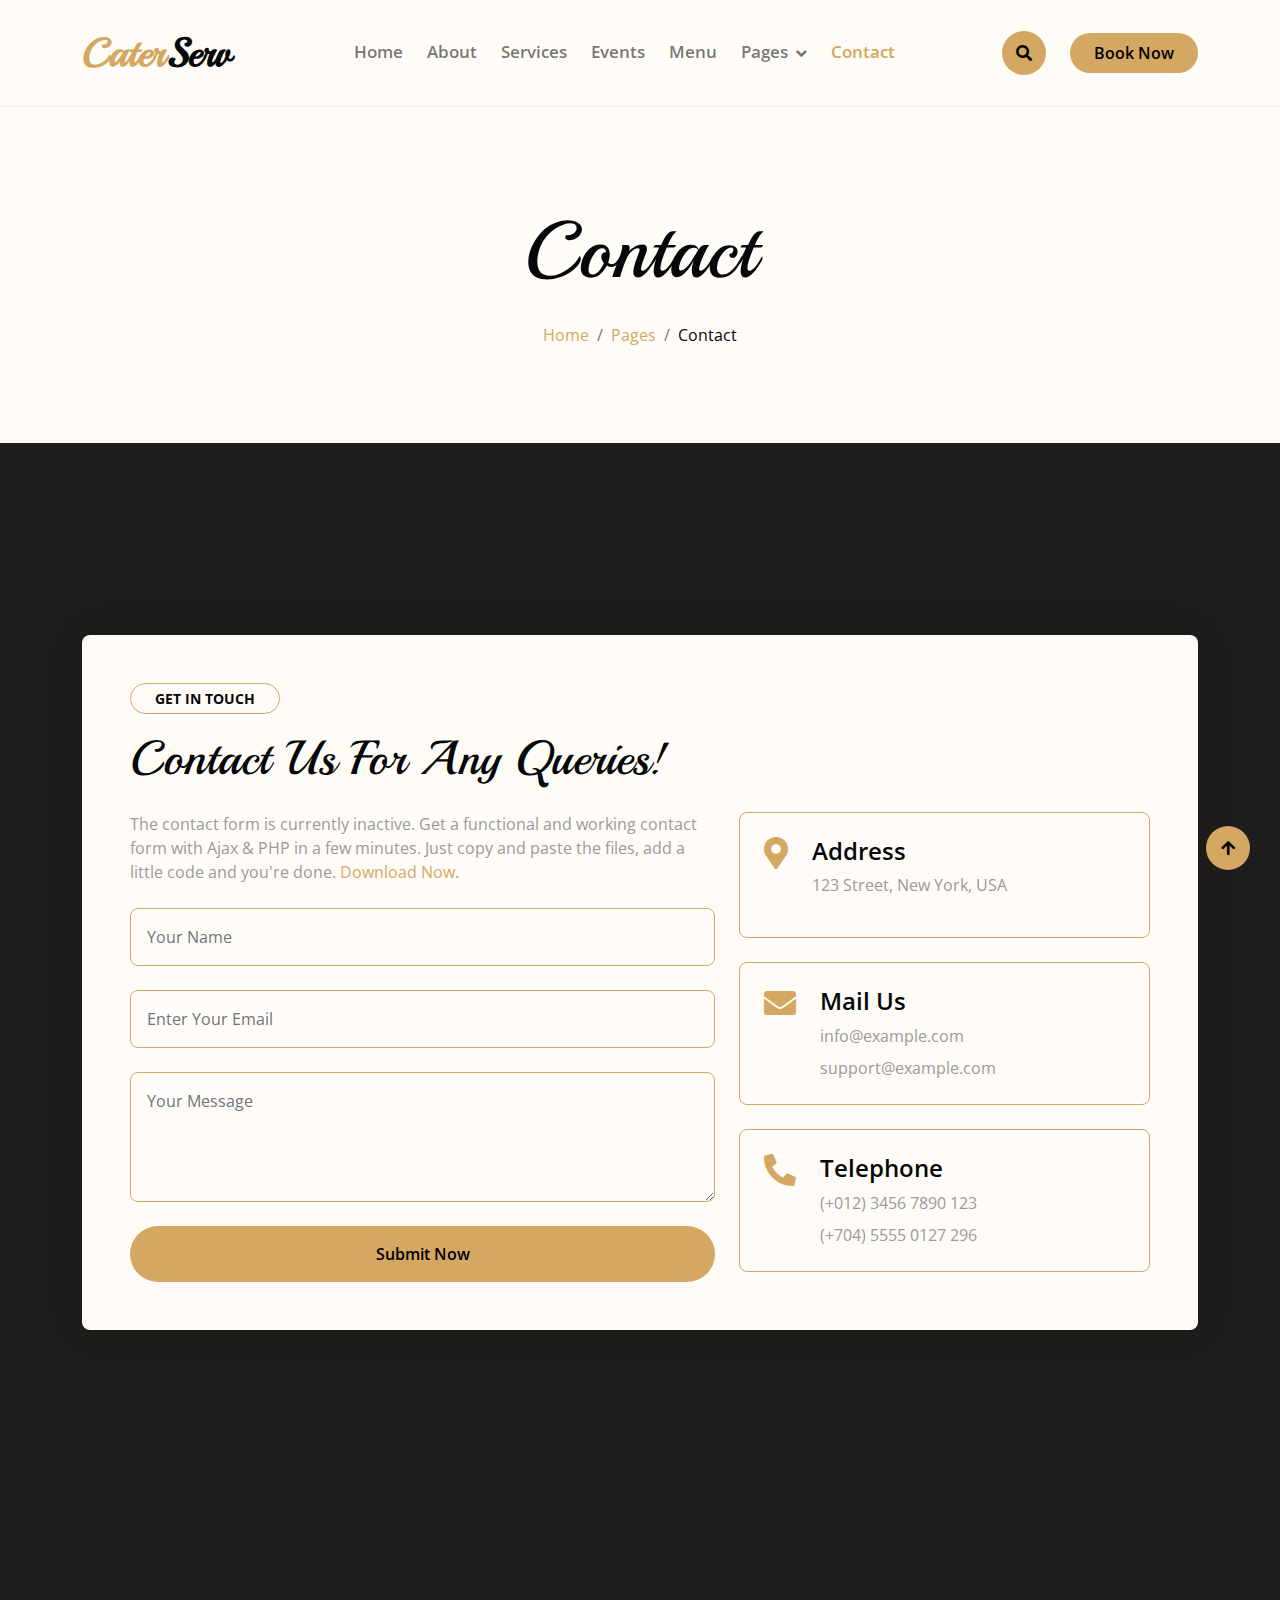
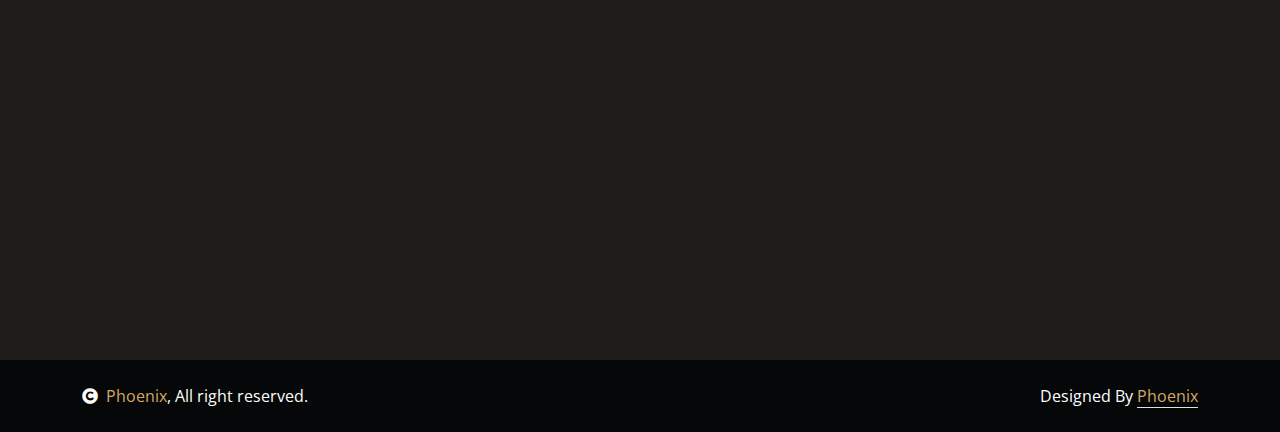
<file: contact.html>
<!DOCTYPE html>
<html lang="en">

    <head>
        <meta charset="utf-8">
        <title>CaterServ - Catering Services Website Template</title>
        <meta content="width=device-width, initial-scale=1.0" name="viewport">
        <meta content="" name="keywords">
        <meta content="" name="description">

        <!-- Google Web Fonts -->
        <link rel="preconnect" href="https://fonts.googleapis.com">
        <link rel="preconnect" href="https://fonts.gstatic.com" crossorigin>
        <link href="https://fonts.googleapis.com/css2?family=Open+Sans:wght@400;600&family=Playball&display=swap" rel="stylesheet">

        <!-- Icon Font Stylesheet -->
        <link rel="stylesheet" href="https://use.fontawesome.com/releases/v5.15.4/css/all.css"/>
        <link href="https://cdn.jsdelivr.net/npm/bootstrap-icons@1.4.1/font/bootstrap-icons.css" rel="stylesheet">

        <!-- Libraries Stylesheet -->
        <link href="lib/animate/animate.min.css" rel="stylesheet">
        <link href="lib/lightbox/css/lightbox.min.css" rel="stylesheet">
        <link href="lib/owlcarousel/owl.carousel.min.css" rel="stylesheet">

        <!-- Customized Bootstrap Stylesheet -->
        <link href="css/bootstrap.min.css" rel="stylesheet">

        <!-- Template Stylesheet -->
        <link href="css/style.css" rel="stylesheet">
    </head>

    <body>

        <!-- Spinner Start -->
        <div id="spinner" class="show w-100 vh-100 bg-white position-fixed translate-middle top-50 start-50  d-flex align-items-center justify-content-center">
            <div class="spinner-grow text-primary" role="status"></div>
        </div>
        <!-- Spinner End -->


        <!-- Navbar start -->
        <div class="container-fluid nav-bar">
            <div class="container">
                <nav class="navbar navbar-light navbar-expand-lg py-4">
                    <a href="index.html" class="navbar-brand">
                        <h1 class="text-primary fw-bold mb-0">Cater<span class="text-dark">Serv</span> </h1>
                    </a>
                    <button class="navbar-toggler py-2 px-3" type="button" data-bs-toggle="collapse" data-bs-target="#navbarCollapse">
                        <span class="fa fa-bars text-primary"></span>
                    </button>
                    <div class="collapse navbar-collapse" id="navbarCollapse">
                        <div class="navbar-nav mx-auto">
                            <a href="index.html" class="nav-item nav-link">Home</a>
                            <a href="about.html" class="nav-item nav-link">About</a>
                            <a href="service.html" class="nav-item nav-link">Services</a>
                            <a href="event.html" class="nav-item nav-link">Events</a>
                            <a href="menu.html" class="nav-item nav-link">Menu</a>
                            <div class="nav-item dropdown">
                                <a href="#" class="nav-link dropdown-toggle" data-bs-toggle="dropdown">Pages</a>
                                <div class="dropdown-menu bg-light">
                                    <a href="book.html" class="dropdown-item">Booking</a>
                                    <a href="blog.html" class="dropdown-item">Our Blog</a>
                                    <a href="team.html" class="dropdown-item">Our Team</a>
                                    <a href="testimonial.html" class="dropdown-item">Testimonial</a>
                                    <a href="404.html" class="dropdown-item">404 Page</a>
                                </div>
                            </div>
                            <a href="contact.html" class="nav-item nav-link active">Contact</a>
                        </div>
                        <button class="btn-search btn btn-primary btn-md-square me-4 rounded-circle d-none d-lg-inline-flex" data-bs-toggle="modal" data-bs-target="#searchModal"><i class="fas fa-search"></i></button>
                        <a href="" class="btn btn-primary py-2 px-4 d-none d-xl-inline-block rounded-pill">Book Now</a>
                    </div>
                </nav>
            </div>
        </div>
        <!-- Navbar End -->


        <!-- Modal Search Start -->
        <div class="modal fade" id="searchModal" tabindex="-1" aria-labelledby="exampleModalLabel" aria-hidden="true">
            <div class="modal-dialog modal-fullscreen">
                <div class="modal-content rounded-0">
                    <div class="modal-header">
                        <h5 class="modal-title" id="exampleModalLabel">Search by keyword</h5>
                        <button type="button" class="btn-close" data-bs-dismiss="modal" aria-label="Close"></button>
                    </div>
                    <div class="modal-body d-flex align-items-center">
                        <div class="input-group w-75 mx-auto d-flex">
                            <input type="search" class="form-control bg-transparent p-3" placeholder="keywords" aria-describedby="search-icon-1">
                            <span id="search-icon-1" class="input-group-text p-3"><i class="fa fa-search"></i></span>
                        </div>
                    </div>
                </div>
            </div>
        </div>
        <!-- Modal Search End -->


        <!-- Hero Start -->
        <div class="container-fluid bg-light py-6 my-6 mt-0">
            <div class="container text-center animated bounceInDown">
                <h1 class="display-1 mb-4">Contact</h1>
                <ol class="breadcrumb justify-content-center mb-0 animated bounceInDown">
                    <li class="breadcrumb-item"><a href="#">Home</a></li>
                    <li class="breadcrumb-item"><a href="#">Pages</a></li>
                    <li class="breadcrumb-item text-dark" aria-current="page">Contact</li>
                </ol>
            </div>
        </div>
        <!-- Hero End -->


        <!-- Contact Start -->
        <div class="container-fluid contact py-6 wow bounceInUp" data-wow-delay="0.1s">
            <div class="container">
                <div class="p-5 bg-light rounded contact-form">
                    <div class="row g-4">
                        <div class="col-12">
                            <small class="d-inline-block fw-bold text-dark text-uppercase bg-light border border-primary rounded-pill px-4 py-1 mb-3">Get in touch</small>
                            <h1 class="display-5 mb-0">Contact Us For Any Queries!</h1>
                        </div>
                        <div class="col-md-6 col-lg-7">
                            <p class="mb-4">The contact form is currently inactive. Get a functional and working contact form with Ajax & PHP in a few minutes. Just copy and paste the files, add a little code and you're done. <a href="https://htmlcodex.com/contact-form">Download Now</a>.</p>
                            <form>
                                <input type="text" class="w-100 form-control p-3 mb-4 border-primary bg-light" placeholder="Your Name">
                                <input type="email" class="w-100 form-control p-3 mb-4 border-primary bg-light" placeholder="Enter Your Email">
                                <textarea class="w-100 form-control mb-4 p-3 border-primary bg-light" rows="4" cols="10" placeholder="Your Message"></textarea>
                                <button class="w-100 btn btn-primary form-control p-3 border-primary bg-primary rounded-pill" type="submit">Submit Now</button>
                            </form>
                        </div>
                        <div class="col-md-6 col-lg-5">
                            <div>
                                <div class="d-inline-flex w-100 border border-primary p-4 rounded mb-4">
                                    <i class="fas fa-map-marker-alt fa-2x text-primary me-4"></i>
                                    <div class="">
                                        <h4>Address</h4>
                                        <p>123 Street, New York, USA</p>
                                    </div>
                                </div>
                                <div class="d-inline-flex w-100 border border-primary p-4 rounded mb-4">
                                    <i class="fas fa-envelope fa-2x text-primary me-4"></i>
                                    <div class="">
                                        <h4>Mail Us</h4>
                                        <p class="mb-2">info@example.com</p>
                                        <p class="mb-0">support@example.com</p>
                                    </div>
                                </div>
                                <div class="d-inline-flex w-100 border border-primary p-4 rounded">
                                    <i class="fa fa-phone-alt fa-2x text-primary me-4"></i>
                                    <div class="">
                                        <h4>Telephone</h4>
                                        <p class="mb-2">(+012) 3456 7890 123</p>
                                        <p class="mb-0">(+704) 5555 0127 296</p>
                                    </div>
                                </div>
                            </div>
                        </div>
                    </div>
                </div>
            </div>
        </div>
        <!-- Contact End -->


        <!-- Footer Start -->
        <div class="container-fluid footer py-6 my-6 mb-0 bg-light wow bounceInUp" data-wow-delay="0.1s">
            <div class="container">
                <div class="row">
                    <div class="col-lg-3 col-md-6">
                        <div class="footer-item">
                            <h1 class="text-primary">Cater<span class="text-dark">Serv</span></h1>
                            <p class="lh-lg mb-4">There cursus massa at urnaaculis estieSed aliquamellus vitae ultrs condmentum leo massamollis its estiegittis miristum.</p>
                            <div class="footer-icon d-flex">
                                <a class="btn btn-primary btn-sm-square me-2 rounded-circle" href=""><i class="fab fa-facebook-f"></i></a>
                                <a class="btn btn-primary btn-sm-square me-2 rounded-circle" href=""><i class="fab fa-twitter"></i></a>
                                <a href="#" class="btn btn-primary btn-sm-square me-2 rounded-circle"><i class="fab fa-instagram"></i></a>
                                <a href="#" class="btn btn-primary btn-sm-square rounded-circle"><i class="fab fa-linkedin-in"></i></a>
                            </div>
                        </div>
                    </div>
                    <div class="col-lg-3 col-md-6">
                        <div class="footer-item">
                            <h4 class="mb-4">Special Facilities</h4>
                            <div class="d-flex flex-column align-items-start">
                                <a class="text-body mb-3" href=""><i class="fa fa-check text-primary me-2"></i>Cheese Burger</a>
                                <a class="text-body mb-3" href=""><i class="fa fa-check text-primary me-2"></i>Sandwich</a>
                                <a class="text-body mb-3" href=""><i class="fa fa-check text-primary me-2"></i>Panner Burger</a>
                                <a class="text-body mb-3" href=""><i class="fa fa-check text-primary me-2"></i>Special Sweets</a>
                            </div>
                        </div>
                    </div>
                    <div class="col-lg-3 col-md-6">
                        <div class="footer-item">
                            <h4 class="mb-4">Contact Us</h4>
                            <div class="d-flex flex-column align-items-start">
                                <p><i class="fa fa-map-marker-alt text-primary me-2"></i> 123 Street, New York, USA</p>
                                <p><i class="fa fa-phone-alt text-primary me-2"></i> (+012) 3456 7890 123</p>
                                <p><i class="fas fa-envelope text-primary me-2"></i> info@example.com</p>
                                <p><i class="fa fa-clock text-primary me-2"></i> 26/7 Hours Service</p>
                            </div>
                        </div>
                    </div>
                    <div class="col-lg-3 col-md-6">
                        <div class="footer-item">
                            <h4 class="mb-4">Social Gallery</h4>
                            <div class="row g-2">
                                <div class="col-4">
                                     <img src="img/menu-01.jpg" class="img-fluid rounded-circle border border-primary p-2" alt="">
                                </div>
                                <div class="col-4">
                                     <img src="img/menu-02.jpg" class="img-fluid rounded-circle border border-primary p-2" alt="">
                                </div>
                                <div class="col-4">
                                     <img src="img/menu-03.jpg" class="img-fluid rounded-circle border border-primary p-2" alt="">
                                </div>
                                <div class="col-4">
                                     <img src="img/menu-04.jpg" class="img-fluid rounded-circle border border-primary p-2" alt="">
                                </div>
                                <div class="col-4">
                                     <img src="img/menu-05.jpg" class="img-fluid rounded-circle border border-primary p-2" alt="">
                                </div>
                                <div class="col-4">
                                     <img src="img/menu-06.jpg" class="img-fluid rounded-circle border border-primary p-2" alt="">
                                </div>
                            </div>
                        </div>
                    </div>
                </div>
            </div>
        </div>
        <!-- Footer End -->


        <!-- Copyright Start -->
        <div class="container-fluid copyright bg-dark py-4">
            <div class="container">
                <div class="row">
                    <div class="col-md-6 text-center text-md-start mb-3 mb-md-0">
                        <span class="text-light"><a href="http://phoenixwebtech.epizy.com/"><i class="fas fa-copyright text-light me-2"></i>Phoenix</a>, All right reserved.</span>
                    </div>
                    <div class="col-md-6 my-auto text-center text-md-end text-white">
                        <!--/*** This template is free as long as you keep the below author’s credit link/attribution link/backlink. ***/-->
                        <!--/*** If you'd like to use the template without the below author’s credit link/attribution link/backlink, ***/-->
                        <!--/*** you can purchase the Credit Removal License from "https://htmlcodex.com/credit-removal". ***/-->
                        Designed By <a class="border-bottom" href="http://phoenixwebtech.epizy.com/">Phoenix</a>
                    </div>
                </div>
            </div>
        </div>
        <!-- Copyright End -->


        <!-- Back to Top -->
        <a href="#" class="btn btn-md-square btn-primary rounded-circle back-to-top"><i class="fa fa-arrow-up"></i></a>   

        
    <!-- JavaScript Libraries -->
    <script src="https://ajax.googleapis.com/ajax/libs/jquery/1.12.4/jquery.min.js"></script>
    <script src="https://cdn.jsdelivr.net/npm/bootstrap@5.0.0/dist/js/bootstrap.bundle.min.js"></script>
    <script src="lib/wow/wow.min.js"></script>
    <script src="lib/easing/easing.min.js"></script>
    <script src="lib/waypoints/waypoints.min.js"></script>
    <script src="lib/counterup/counterup.min.js"></script>
    <script src="lib/lightbox/js/lightbox.min.js"></script>
    <script src="lib/owlcarousel/owl.carousel.min.js"></script>

    <!-- Template Javascript -->
    <script src="js/main.js"></script>
    </body>

</html>
</file>
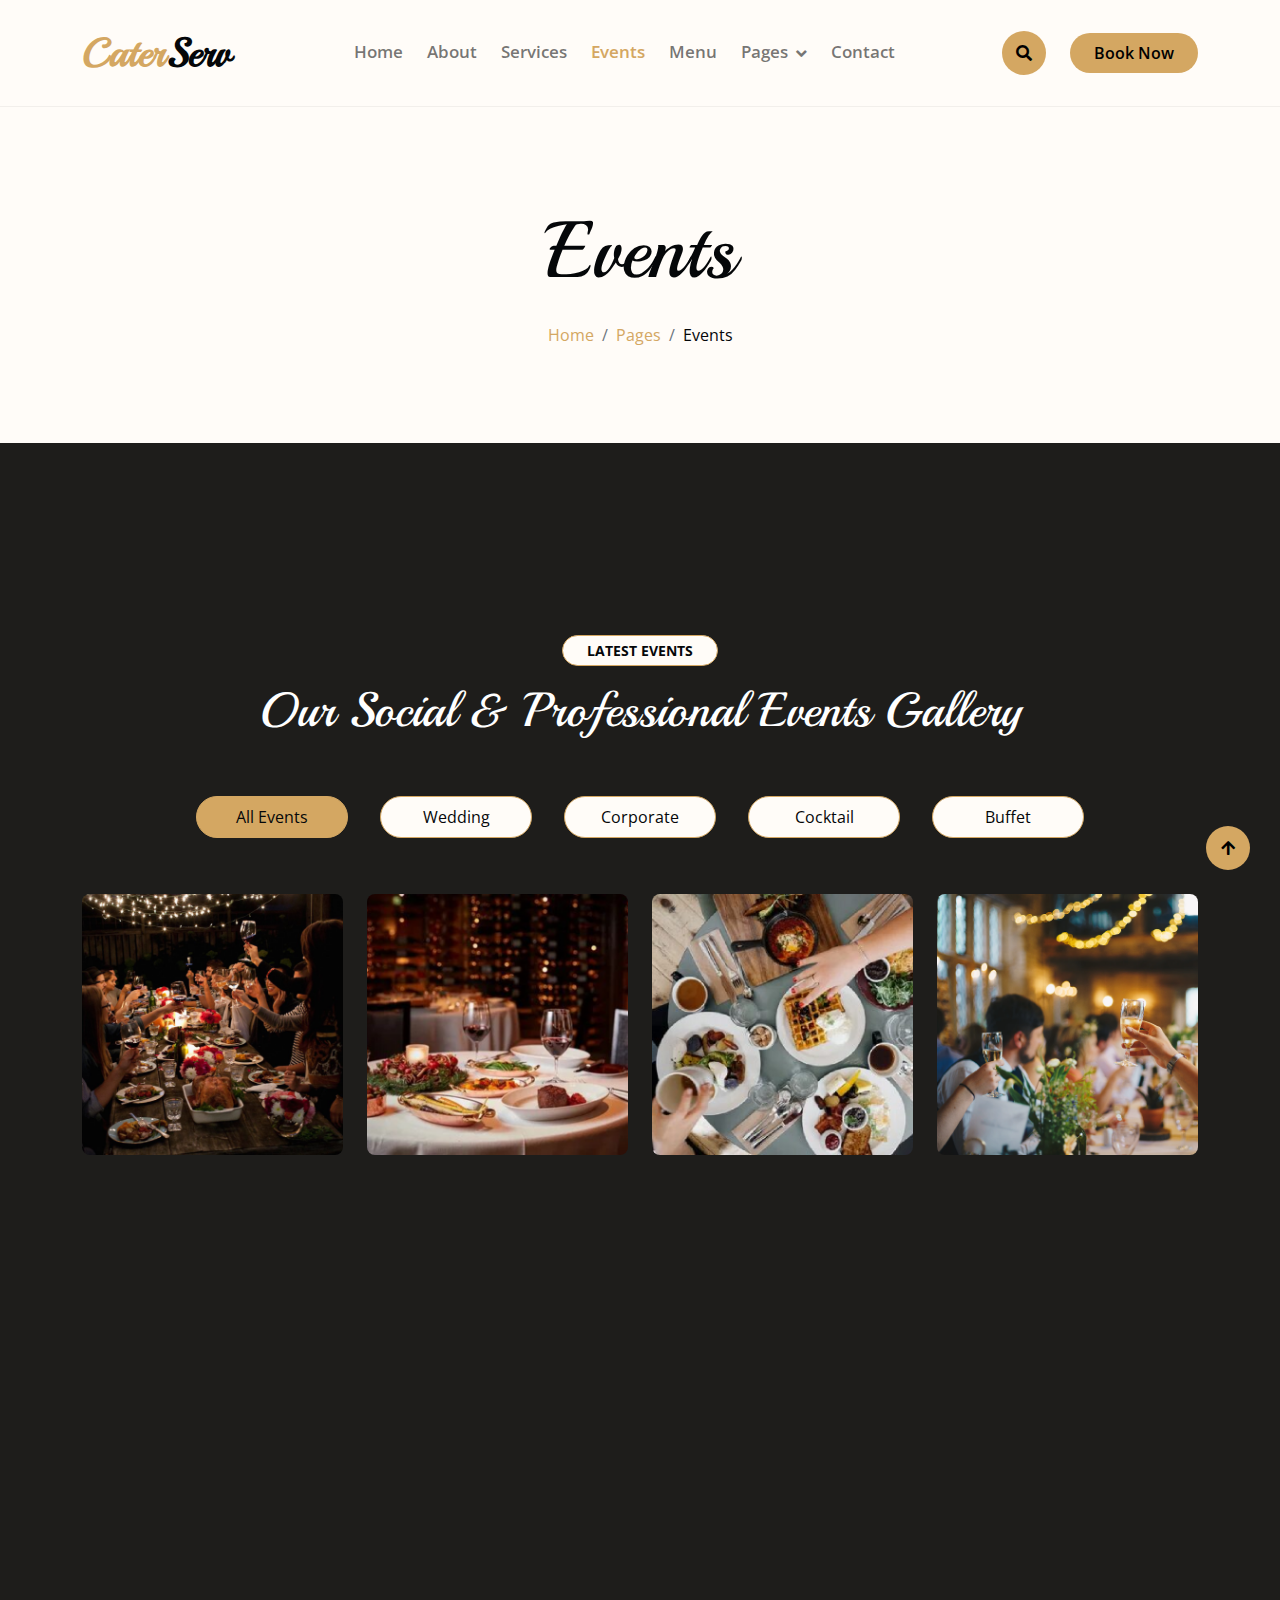
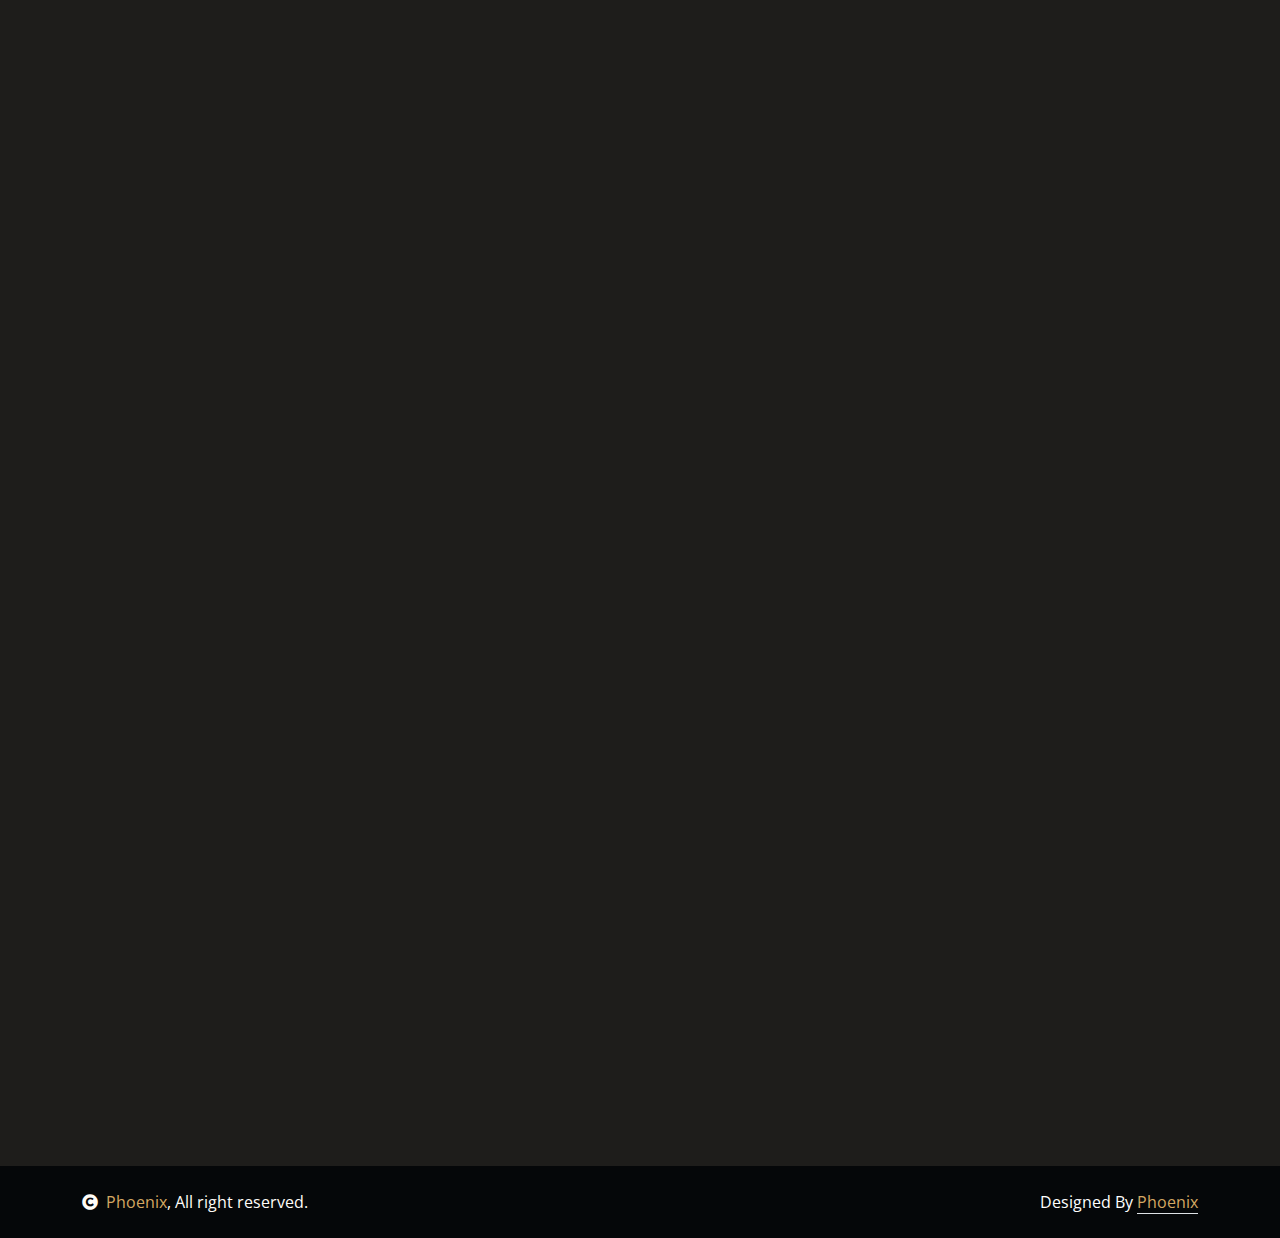
<file: event.html>
<!DOCTYPE html>
<html lang="en">

    <head>
        <meta charset="utf-8">
        <title>CaterServ - Catering Services Website Template</title>
        <meta content="width=device-width, initial-scale=1.0" name="viewport">
        <meta content="" name="keywords">
        <meta content="" name="description">

        <!-- Google Web Fonts -->
        <link rel="preconnect" href="https://fonts.googleapis.com">
        <link rel="preconnect" href="https://fonts.gstatic.com" crossorigin>
        <link href="https://fonts.googleapis.com/css2?family=Open+Sans:wght@400;600&family=Playball&display=swap" rel="stylesheet">

        <!-- Icon Font Stylesheet -->
        <link rel="stylesheet" href="https://use.fontawesome.com/releases/v5.15.4/css/all.css"/>
        <link href="https://cdn.jsdelivr.net/npm/bootstrap-icons@1.4.1/font/bootstrap-icons.css" rel="stylesheet">

        <!-- Libraries Stylesheet -->
        <link href="lib/animate/animate.min.css" rel="stylesheet">
        <link href="lib/lightbox/css/lightbox.min.css" rel="stylesheet">
        <link href="lib/owlcarousel/owl.carousel.min.css" rel="stylesheet">

        <!-- Customized Bootstrap Stylesheet -->
        <link href="css/bootstrap.min.css" rel="stylesheet">

        <!-- Template Stylesheet -->
        <link href="css/style.css" rel="stylesheet">
    </head>

    <body>

        <!-- Spinner Start -->
        <div id="spinner" class="show w-100 vh-100 bg-white position-fixed translate-middle top-50 start-50  d-flex align-items-center justify-content-center">
            <div class="spinner-grow text-primary" role="status"></div>
        </div>
        <!-- Spinner End -->


        <!-- Navbar start -->
        <div class="container-fluid nav-bar">
            <div class="container">
                <nav class="navbar navbar-light navbar-expand-lg py-4">
                    <a href="index.html" class="navbar-brand">
                        <h1 class="text-primary fw-bold mb-0">Cater<span class="text-dark">Serv</span> </h1>
                    </a>
                    <button class="navbar-toggler py-2 px-3" type="button" data-bs-toggle="collapse" data-bs-target="#navbarCollapse">
                        <span class="fa fa-bars text-primary"></span>
                    </button>
                    <div class="collapse navbar-collapse" id="navbarCollapse">
                        <div class="navbar-nav mx-auto">
                            <a href="index.html" class="nav-item nav-link">Home</a>
                            <a href="about.html" class="nav-item nav-link">About</a>
                            <a href="service.html" class="nav-item nav-link">Services</a>
                            <a href="event.html" class="nav-item nav-link active">Events</a>
                            <a href="menu.html" class="nav-item nav-link">Menu</a>
                            <div class="nav-item dropdown">
                                <a href="#" class="nav-link dropdown-toggle" data-bs-toggle="dropdown">Pages</a>
                                <div class="dropdown-menu bg-light">
                                    <a href="book.html" class="dropdown-item">Booking</a>
                                    <a href="blog.html" class="dropdown-item">Our Blog</a>
                                    <a href="team.html" class="dropdown-item">Our Team</a>
                                    <a href="testimonial.html" class="dropdown-item">Testimonial</a>
                                    <a href="404.html" class="dropdown-item">404 Page</a>
                                </div>
                            </div>
                            <a href="contact.html" class="nav-item nav-link">Contact</a>
                        </div>
                        <button class="btn-search btn btn-primary btn-md-square me-4 rounded-circle d-none d-lg-inline-flex" data-bs-toggle="modal" data-bs-target="#searchModal"><i class="fas fa-search"></i></button>
                        <a href="" class="btn btn-primary py-2 px-4 d-none d-xl-inline-block rounded-pill">Book Now</a>
                    </div>
                </nav>
            </div>
        </div>
        <!-- Navbar End -->


        <!-- Modal Search Start -->
        <div class="modal fade" id="searchModal" tabindex="-1" aria-labelledby="exampleModalLabel" aria-hidden="true">
            <div class="modal-dialog modal-fullscreen">
                <div class="modal-content rounded-0">
                    <div class="modal-header">
                        <h5 class="modal-title" id="exampleModalLabel">Search by keyword</h5>
                        <button type="button" class="btn-close" data-bs-dismiss="modal" aria-label="Close"></button>
                    </div>
                    <div class="modal-body d-flex align-items-center">
                        <div class="input-group w-75 mx-auto d-flex">
                            <input type="search" class="form-control bg-transparent p-3" placeholder="keywords" aria-describedby="search-icon-1">
                            <span id="search-icon-1" class="input-group-text p-3"><i class="fa fa-search"></i></span>
                        </div>
                    </div>
                </div>
            </div>
        </div>
        <!-- Modal Search End -->


        <!-- Hero Start -->
        <div class="container-fluid bg-light py-6 my-6 mt-0">
            <div class="container text-center animated bounceInDown">
                <h1 class="display-1 mb-4">Events</h1>
                <ol class="breadcrumb justify-content-center mb-0 animated bounceInDown">
                    <li class="breadcrumb-item"><a href="#">Home</a></li>
                    <li class="breadcrumb-item"><a href="#">Pages</a></li>
                    <li class="breadcrumb-item text-dark" aria-current="page">Events</li>
                </ol>
            </div>
        </div>
        <!-- Hero End -->


        <!-- Events Start -->
        <div class="container-fluid event py-6">
            <div class="container">
                <div class="text-center wow bounceInUp" data-wow-delay="0.1s">
                    <small class="d-inline-block fw-bold text-dark text-uppercase bg-light border border-primary rounded-pill px-4 py-1 mb-3">Latest Events</small>
                    <h1 class="display-5 mb-5 text-white">Our Social & Professional Events Gallery</h1>
                </div>
                <div class="tab-class text-center">
                    <ul class="nav nav-pills d-inline-flex justify-content-center mb-5 wow bounceInUp" data-wow-delay="0.1s">
                        <li class="nav-item p-2">
                            <a class="d-flex mx-2 py-2 border border-primary bg-light rounded-pill active" data-bs-toggle="pill" href="#tab-1">
                                <span class="text-dark" style="width: 150px;">All Events</span>
                            </a>
                        </li>
                        <li class="nav-item p-2">
                            <a class="d-flex py-2 mx-2 border border-primary bg-light rounded-pill" data-bs-toggle="pill" href="#tab-2">
                                <span class="text-dark" style="width: 150px;">Wedding</span>
                            </a>
                        </li>
                        <li class="nav-item p-2">
                            <a class="d-flex mx-2 py-2 border border-primary bg-light rounded-pill" data-bs-toggle="pill" href="#tab-3">
                                <span class="text-dark" style="width: 150px;">Corporate</span>
                            </a>
                        </li>
                        <li class="nav-item p-2">
                            <a class="d-flex mx-2 py-2 border border-primary bg-light rounded-pill" data-bs-toggle="pill" href="#tab-4">
                                <span class="text-dark" style="width: 150px;">Cocktail</span>
                            </a>
                        </li>
                        <li class="nav-item p-2">
                            <a class="d-flex mx-2 py-2 border border-primary bg-light rounded-pill" data-bs-toggle="pill" href="#tab-5">
                                <span class="text-dark" style="width: 150px;">Buffet</span>
                            </a>
                        </li>
                    </ul>
                    <div class="tab-content">
                        <div id="tab-1" class="tab-pane fade show p-0 active">
                            <div class="row g-4">
                                <div class="col-lg-12">
                                    <div class="row g-4">
                                        <div class="col-md-6 col-lg-3 wow bounceInUp" data-wow-delay="0.1s">
                                            <div class="event-img position-relative">
                                                <img class="img-fluid rounded w-100" src="img/event-1.jpg" alt="">
                                                <div class="event-overlay d-flex flex-column p-4">
                                                    <h4 class="me-auto">Wedding</h4>
                                                    <a href="img/event-1.jpg" data-lightbox="event-1" class="my-auto"><i class="fas fa-search-plus text-dark fa-2x"></i></a>
                                                </div>
                                            </div>
                                        </div>
                                        <div class="col-md-6 col-lg-3 wow bounceInUp" data-wow-delay="0.3s">
                                            <div class="event-img position-relative">
                                                <img class="img-fluid rounded w-100" src="img/event-2.jpg" alt="">
                                                <div class="event-overlay d-flex flex-column p-4">
                                                    <h4 class="me-auto">Corporate</h4>
                                                    <a href="img/event-2.jpg" data-lightbox="event-2" class="my-auto"><i class="fas fa-search-plus text-dark fa-2x"></i></a>
                                                </div>
                                            </div>
                                        </div>
                                        <div class="col-md-6 col-lg-3 wow bounceInUp" data-wow-delay="0.5s">
                                            <div class="event-img position-relative">
                                                <img class="img-fluid rounded w-100" src="img/event-3.jpg" alt="">
                                                <div class="event-overlay d-flex flex-column p-4">
                                                    <h4 class="me-auto">Wedding</h4>
                                                    <a href="img/event-3.jpg" data-lightbox="event-3" class="my-auto"><i class="fas fa-search-plus text-dark fa-2x"></i></a>
                                                </div>
                                            </div>
                                        </div>
                                        <div class="col-md-6 col-lg-3 wow bounceInUp" data-wow-delay="0.7s">
                                            <div class="event-img position-relative">
                                                <img class="img-fluid rounded w-100" src="img/event-4.jpg" alt="">
                                                <div class="event-overlay d-flex flex-column p-4">
                                                    <h4 class="me-auto">Buffet</h4>
                                                    <a href="img/event-4.jpg" data-lightbox="event-4" class="my-auto"><i class="fas fa-search-plus text-dark fa-2x"></i></a>
                                                </div>
                                            </div>
                                        </div>
                                        <div class="col-md-6 col-lg-3 wow bounceInUp" data-wow-delay="0.1s">
                                            <div class="event-img position-relative">
                                                <img class="img-fluid rounded w-100" src="img/event-5.jpg" alt="">
                                                <div class="event-overlay d-flex flex-column p-4">
                                                    <h4 class="me-auto">Cocktail</h4>
                                                    <a href="img/event-5.jpg" data-lightbox="event-5" class="my-auto"><i class="fas fa-search-plus text-dark fa-2x"></i></a>
                                                </div>
                                            </div>
                                        </div>
                                        <div class="col-md-6 col-lg-3 wow bounceInUp" data-wow-delay="0.3s">
                                            <div class="event-img position-relative">
                                                <img class="img-fluid rounded w-100" src="img/event-6.jpg" alt="">
                                                <div class="event-overlay d-flex flex-column p-4">
                                                    <h4 class="me-auto">Wedding</h4>
                                                    <a href="img/event-6.jpg" data-lightbox="event-6" class="my-auto"><i class="fas fa-search-plus text-dark fa-2x"></i></a>
                                                </div>
                                            </div>
                                        </div>
                                        <div class="col-md-6 col-lg-3 wow bounceInUp" data-wow-delay="0.5s">
                                            <div class="event-img position-relative">
                                                <img class="img-fluid rounded w-100" src="img/event-7.jpg" alt="">
                                                <div class="event-overlay d-flex flex-column p-4">
                                                    <h4 class="me-auto">Buffet</h4>
                                                    <a href="img/event-7.jpg" data-lightbox="event-7" class="my-auto"><i class="fas fa-search-plus text-dark fa-2x"></i></a>
                                                </div>
                                            </div>
                                        </div>
                                        <div class="col-md-6 col-lg-3 wow bounceInUp" data-wow-delay="0.7s">
                                            <div class="event-img position-relative">
                                                <img class="img-fluid rounded w-100" src="img/event-8.jpg" alt="">
                                                <div class="event-overlay d-flex flex-column p-4">
                                                    <h4 class="me-auto">Corporate</h4>
                                                    <a href="img/event-8.jpg" data-lightbox="event-17" class="my-auto"><i class="fas fa-search-plus text-dark fa-2x"></i></a>
                                                </div>
                                            </div>
                                        </div>
                                    </div>
                                </div>
                            </div>
                        </div>
                        <div id="tab-2" class="tab-pane fade show p-0">
                            <div class="row g-4">
                                <div class="col-lg-12">
                                    <div class="row g-4">
                                        <div class="col-md-6 col-lg-3">
                                            <div class="event-img position-relative">
                                                <img class="img-fluid rounded w-100" src="img/event-1.jpg" alt="">
                                                <div class="event-overlay d-flex flex-column p-4">
                                                    <h4 class="me-auto">Wedding</h4>
                                                    <a href="img/01.jpg" data-lightbox="event-8" class="my-auto"><i class="fas fa-search-plus text-dark fa-2x"></i></a>
                                                </div>
                                            </div>
                                        </div>
                                        <div class="col-md-6 col-lg-3">
                                            <div class="event-img position-relative">
                                                <img class="img-fluid rounded w-100" src="img/event-2.jpg" alt="">
                                                <div class="event-overlay d-flex flex-column p-4">
                                                    <h4 class="me-auto">Wedding</h4>
                                                    <a href="img/01.jpg" data-lightbox="event-9" class="my-auto"><i class="fas fa-search-plus text-dark fa-2x"></i></a>
                                                </div>
                                            </div>
                                        </div>
                                    </div>
                                </div>
                            </div>
                        </div>
                        <div id="tab-3" class="tab-pane fade show p-0">
                            <div class="row g-4">
                                <div class="col-lg-12">
                                    <div class="row g-4">
                                        <div class="col-md-6 col-lg-3">
                                            <div class="event-img position-relative">
                                                <img class="img-fluid rounded w-100" src="img/event-3.jpg" alt="">
                                                <div class="event-overlay d-flex flex-column p-4">
                                                    <h4 class="me-auto">Corporate</h4>
                                                    <a href="img/01.jpg" data-lightbox="event-10" class="my-auto"><i class="fas fa-search-plus text-dark fa-2x"></i></a>
                                                </div>
                                            </div>
                                        </div>
                                        <div class="col-md-6 col-lg-3">
                                            <div class="event-img position-relative">
                                                <img class="img-fluid rounded w-100" src="img/event-4.jpg" alt="">
                                                <div class="event-overlay d-flex flex-column p-4">
                                                    <h4 class="me-auto">Corporate</h4>
                                                    <a href="img/01.jpg" data-lightbox="event-11" class="my-auto"><i class="fas fa-search-plus text-dark fa-2x"></i></a>
                                                </div>
                                            </div>
                                        </div>
                                    </div>
                                </div>
                            </div>
                        </div>
                        <div id="tab-4" class="tab-pane fade show p-0">
                            <div class="row g-4">
                                <div class="col-lg-12">
                                    <div class="row g-4">
                                        <div class="col-md-6 col-lg-3">
                                            <div class="event-img position-relative">
                                                <img class="img-fluid rounded w-100" src="img/event-5.jpg" alt="">
                                                <div class="event-overlay d-flex flex-column p-4">
                                                    <h4 class="me-auto">Cocktail</h4>
                                                    <a href="img/01.jpg" data-lightbox="event-12" class="my-auto"><i class="fas fa-search-plus text-dark fa-2x"></i></a>
                                                </div>
                                            </div>
                                        </div>
                                        <div class="col-md-6 col-lg-3">
                                            <div class="event-img position-relative">
                                                <img class="img-fluid rounded w-100" src="img/event-6.jpg" alt="">
                                                <div class="event-overlay d-flex flex-column p-4">
                                                    <h4 class="me-auto">Cocktail</h4>
                                                    <a href="img/01.jpg" data-lightbox="event-13" class="my-auto"><i class="fas fa-search-plus text-dark fa-2x"></i></a>
                                                </div>
                                            </div>
                                        </div>
                                    </div>
                                </div>
                            </div>
                        </div>
                        <div id="tab-5" class="tab-pane fade show p-0">
                            <div class="row g-4">
                                <div class="col-lg-12">
                                    <div class="row g-4">
                                        <div class="col-md-6 col-lg-3">
                                            <div class="event-img position-relative">
                                                <img class="img-fluid rounded w-100" src="img/event-7.jpg" alt="">
                                                <div class="event-overlay d-flex flex-column p-4">
                                                    <h4 class="me-auto">Buffet</h4>
                                                    <a href="img/01.jpg" data-lightbox="event-14" class="my-auto"><i class="fas fa-search-plus text-dark fa-2x"></i></a>
                                                </div>
                                            </div>
                                        </div>
                                        <div class="col-md-6 col-lg-3">
                                            <div class="event-img position-relative">
                                                <img class="img-fluid rounded w-100" src="img/event-8.jpg" alt="">
                                                <div class="event-overlay d-flex flex-column p-4">
                                                    <h4 class="me-auto">Buffet</h4>
                                                    <a href="img/01.jpg" data-lightbox="event-15" class="my-auto"><i class="fas fa-search-plus text-dark fa-2x"></i></a>
                                                </div>
                                            </div>
                                        </div>
                                    </div>
                                </div>
                            </div>
                        </div>
                    </div>
                </div>
            </div>
        </div>
        <!-- Events End -->


        <!-- Book Us Start -->
        <div class="container-fluid contact py-6 wow bounceInUp" data-wow-delay="0.1s">
            <div class="container">
                <div class="row g-0">
                    <div class="col-1">
                        <img src="img/background-site.jpg" class="img-fluid h-100 w-100 rounded-start" style="object-fit: cover; opacity: 0.7;" alt="">
                    </div>
                    <div class="col-10">
                        <div class="border-bottom border-top border-primary bg-light py-5 px-4">
                            <div class="text-center">
                                <small class="d-inline-block fw-bold text-dark text-uppercase bg-light border border-primary rounded-pill px-4 py-1 mb-3">Book Us</small>
                                <h1 class="display-5 mb-5">Where you want Our Services</h1>
                            </div>
                            <div class="row g-4 form">
                                <div class="col-lg-4 col-md-6">
                                    <select class="form-select border-primary p-2" aria-label="Default select example">
                                        <option selected>Select Country</option>
                                        <option value="1">USA</option>
                                        <option value="2">UK</option>
                                        <option value="3">India</option>
                                    </select>
                                </div>
                                <div class="col-lg-4 col-md-6">
                                    <select class="form-select border-primary p-2" aria-label="Default select example">
                                        <option selected>Select City</option>
                                        <option value="1">Depend On Country</option>
                                        <option value="2">UK</option>
                                        <option value="3">India</option>
                                    </select>
                                </div>
                                <div class="col-lg-4 col-md-6">
                                    <select class="form-select border-primary p-2" aria-label="Default select example">
                                        <option selected>Select Palace</option>
                                        <option value="1">Depend On Country</option>
                                        <option value="2">UK</option>
                                        <option value="3">India</option>
                                    </select>
                                </div>
                                <div class="col-lg-4 col-md-6">
                                    <select class="form-select border-primary p-2" aria-label="Default select example">
                                        <option selected>Small Event</option>
                                        <option value="1">Event Type</option>
                                        <option value="2">Big Event</option>
                                        <option value="3">Small Event</option>
                                    </select>
                                </div>
                                <div class="col-lg-4 col-md-6">
                                    <select class="form-select border-primary p-2" aria-label="Default select example">
                                        <option selected>No. Of Palace</option>
                                        <option value="1">100-200</option>
                                        <option value="2">300-400</option>
                                        <option value="3">500-600</option>
                                        <option value="4">700-800</option>
                                        <option value="5">900-1000</option>
                                        <option value="6">1000+</option>
                                    </select>
                                </div>
                                <div class="col-lg-4 col-md-6">
                                    <select class="form-select border-primary p-2" aria-label="Default select example">
                                        <option selected>Vegetarian</option>
                                        <option value="1">Vegetarian</option>
                                        <option value="2">Non Vegetarian</option>
                                    </select>
                                </div>
                                <div class="col-lg-4 col-md-6">
                                    <input type="mobile" class="form-control border-primary p-2" placeholder="Your Contact No.">
                                </div>
                                <div class="col-lg-4 col-md-6">
                                    <input type="date" class="form-control border-primary p-2" placeholder="Select Date">
                                </div>
                                <div class="col-lg-4 col-md-6">
                                    <input type="email" class="form-control border-primary p-2" placeholder="Enter Your Email">
                                </div>
                                <div class="col-12 text-center">
                                    <button type="submit" class="btn btn-primary px-5 py-3 rounded-pill">Submit Now</button>
                                </div>
                            </div>
                        </div>
                    </div>
                    <div class="col-1">
                        <img src="img/background-site.jpg" class="img-fluid h-100 w-100 rounded-end" style="object-fit: cover; opacity: 0.7;" alt="">
                    </div>
                </div>
            </div>
        </div>
        <!-- Book Us End -->


        <!-- Footer Start -->
        <div class="container-fluid footer py-6 my-6 mb-0 bg-light wow bounceInUp" data-wow-delay="0.1s">
            <div class="container">
                <div class="row">
                    <div class="col-lg-3 col-md-6">
                        <div class="footer-item">
                            <h1 class="text-primary">Cater<span class="text-dark">Serv</span></h1>
                            <p class="lh-lg mb-4">There cursus massa at urnaaculis estieSed aliquamellus vitae ultrs condmentum leo massamollis its estiegittis miristum.</p>
                            <div class="footer-icon d-flex">
                                <a class="btn btn-primary btn-sm-square me-2 rounded-circle" href=""><i class="fab fa-facebook-f"></i></a>
                                <a class="btn btn-primary btn-sm-square me-2 rounded-circle" href=""><i class="fab fa-twitter"></i></a>
                                <a href="#" class="btn btn-primary btn-sm-square me-2 rounded-circle"><i class="fab fa-instagram"></i></a>
                                <a href="#" class="btn btn-primary btn-sm-square rounded-circle"><i class="fab fa-linkedin-in"></i></a>
                            </div>
                        </div>
                    </div>
                    <div class="col-lg-3 col-md-6">
                        <div class="footer-item">
                            <h4 class="mb-4">Special Facilities</h4>
                            <div class="d-flex flex-column align-items-start">
                                <a class="text-body mb-3" href=""><i class="fa fa-check text-primary me-2"></i>Cheese Burger</a>
                                <a class="text-body mb-3" href=""><i class="fa fa-check text-primary me-2"></i>Sandwich</a>
                                <a class="text-body mb-3" href=""><i class="fa fa-check text-primary me-2"></i>Panner Burger</a>
                                <a class="text-body mb-3" href=""><i class="fa fa-check text-primary me-2"></i>Special Sweets</a>
                            </div>
                        </div>
                    </div>
                    <div class="col-lg-3 col-md-6">
                        <div class="footer-item">
                            <h4 class="mb-4">Contact Us</h4>
                            <div class="d-flex flex-column align-items-start">
                                <p><i class="fa fa-map-marker-alt text-primary me-2"></i> 123 Street, New York, USA</p>
                                <p><i class="fa fa-phone-alt text-primary me-2"></i> (+012) 3456 7890 123</p>
                                <p><i class="fas fa-envelope text-primary me-2"></i> info@example.com</p>
                                <p><i class="fa fa-clock text-primary me-2"></i> 26/7 Hours Service</p>
                            </div>
                        </div>
                    </div>
                    <div class="col-lg-3 col-md-6">
                        <div class="footer-item">
                            <h4 class="mb-4">Social Gallery</h4>
                            <div class="row g-2">
                                <div class="col-4">
                                     <img src="img/menu-01.jpg" class="img-fluid rounded-circle border border-primary p-2" alt="">
                                </div>
                                <div class="col-4">
                                     <img src="img/menu-02.jpg" class="img-fluid rounded-circle border border-primary p-2" alt="">
                                </div>
                                <div class="col-4">
                                     <img src="img/menu-03.jpg" class="img-fluid rounded-circle border border-primary p-2" alt="">
                                </div>
                                <div class="col-4">
                                     <img src="img/menu-04.jpg" class="img-fluid rounded-circle border border-primary p-2" alt="">
                                </div>
                                <div class="col-4">
                                     <img src="img/menu-05.jpg" class="img-fluid rounded-circle border border-primary p-2" alt="">
                                </div>
                                <div class="col-4">
                                     <img src="img/menu-06.jpg" class="img-fluid rounded-circle border border-primary p-2" alt="">
                                </div>
                            </div>
                        </div>
                    </div>
                </div>
            </div>
        </div>
        <!-- Footer End -->


        <!-- Copyright Start -->
        <div class="container-fluid copyright bg-dark py-4">
            <div class="container">
                <div class="row">
                    <div class="col-md-6 text-center text-md-start mb-3 mb-md-0">
                        <span class="text-light"><a href="http://phoenixwebtech.epizy.com/"><i class="fas fa-copyright text-light me-2"></i>Phoenix</a>, All right reserved.</span>
                    </div>
                    <div class="col-md-6 my-auto text-center text-md-end text-white">
                        <!--/*** This template is free as long as you keep the below author’s credit link/attribution link/backlink. ***/-->
                        <!--/*** If you'd like to use the template without the below author’s credit link/attribution link/backlink, ***/-->
                        <!--/*** you can purchase the Credit Removal License from "https://htmlcodex.com/credit-removal". ***/-->
                        Designed By <a class="border-bottom" href="http://phoenixwebtech.epizy.com/">Phoenix</a>
                    </div>
                </div>
            </div>
        </div>
        <!-- Copyright End -->


        <!-- Back to Top -->
        <a href="#" class="btn btn-md-square btn-primary rounded-circle back-to-top"><i class="fa fa-arrow-up"></i></a>   

        
    <!-- JavaScript Libraries -->
    <script src="https://ajax.googleapis.com/ajax/libs/jquery/1.12.4/jquery.min.js"></script>
    <script src="https://cdn.jsdelivr.net/npm/bootstrap@5.0.0/dist/js/bootstrap.bundle.min.js"></script>
    <script src="lib/wow/wow.min.js"></script>
    <script src="lib/easing/easing.min.js"></script>
    <script src="lib/waypoints/waypoints.min.js"></script>
    <script src="lib/counterup/counterup.min.js"></script>
    <script src="lib/lightbox/js/lightbox.min.js"></script>
    <script src="lib/owlcarousel/owl.carousel.min.js"></script>

    <!-- Template Javascript -->
    <script src="js/main.js"></script>
    </body>

</html>
</file>
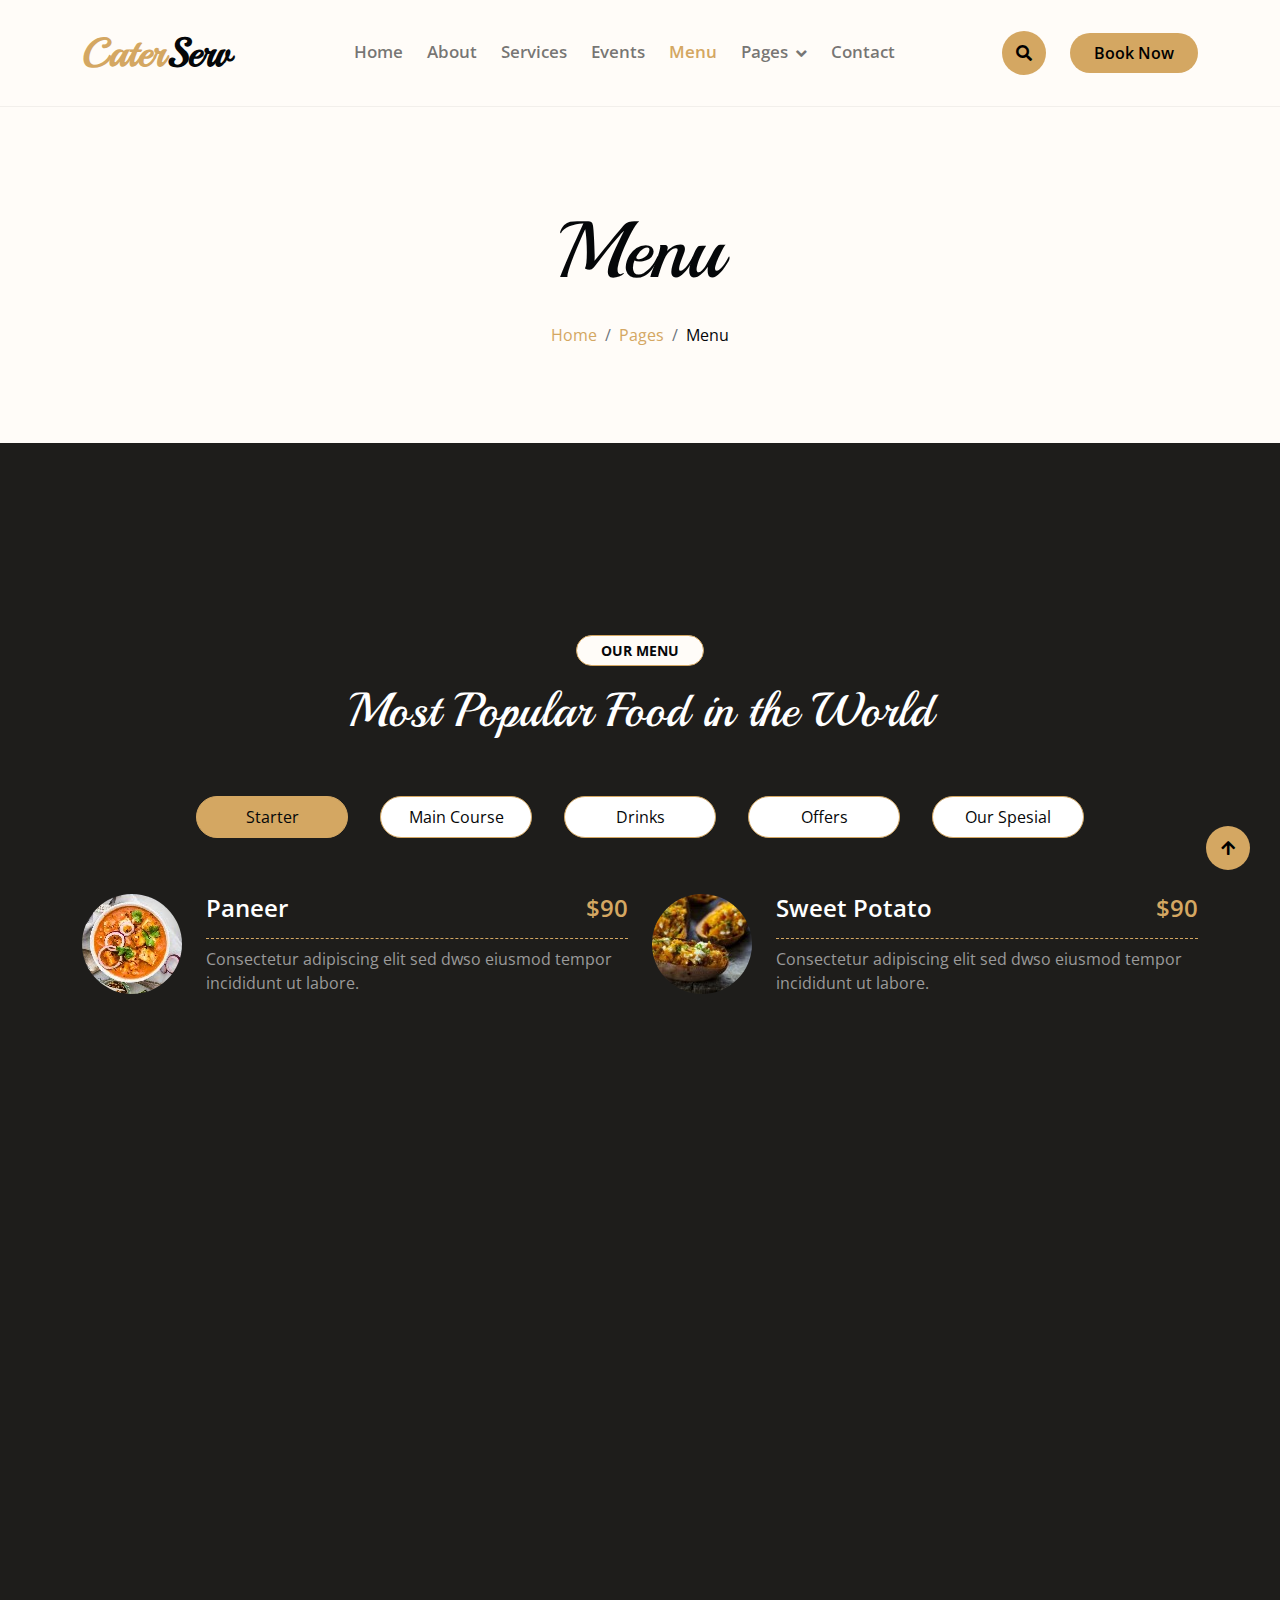
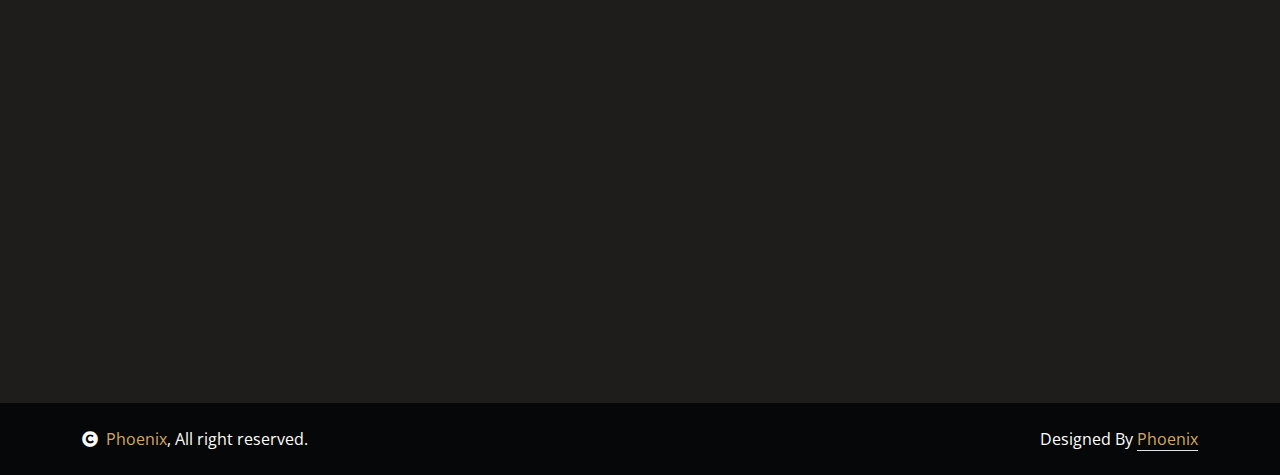
<file: menu.html>
<!DOCTYPE html>
<html lang="en">

    <head>
        <meta charset="utf-8">
        <title>CaterServ - Catering Services Website Template</title>
        <meta content="width=device-width, initial-scale=1.0" name="viewport">
        <meta content="" name="keywords">
        <meta content="" name="description">

        <!-- Google Web Fonts -->
        <link rel="preconnect" href="https://fonts.googleapis.com">
        <link rel="preconnect" href="https://fonts.gstatic.com" crossorigin>
        <link href="https://fonts.googleapis.com/css2?family=Open+Sans:wght@400;600&family=Playball&display=swap" rel="stylesheet">

        <!-- Icon Font Stylesheet -->
        <link rel="stylesheet" href="https://use.fontawesome.com/releases/v5.15.4/css/all.css"/>
        <link href="https://cdn.jsdelivr.net/npm/bootstrap-icons@1.4.1/font/bootstrap-icons.css" rel="stylesheet">

        <!-- Libraries Stylesheet -->
        <link href="lib/animate/animate.min.css" rel="stylesheet">
        <link href="lib/lightbox/css/lightbox.min.css" rel="stylesheet">
        <link href="lib/owlcarousel/owl.carousel.min.css" rel="stylesheet">

        <!-- Customized Bootstrap Stylesheet -->
        <link href="css/bootstrap.min.css" rel="stylesheet">

        <!-- Template Stylesheet -->
        <link href="css/style.css" rel="stylesheet">
    </head>

    <body>

        <!-- Spinner Start -->
        <div id="spinner" class="show w-100 vh-100 bg-white position-fixed translate-middle top-50 start-50  d-flex align-items-center justify-content-center">
            <div class="spinner-grow text-primary" role="status"></div>
        </div>
        <!-- Spinner End -->


        <!-- Navbar start -->
        <div class="container-fluid nav-bar">
            <div class="container">
                <nav class="navbar navbar-light navbar-expand-lg py-4">
                    <a href="index.html" class="navbar-brand">
                        <h1 class="text-primary fw-bold mb-0">Cater<span class="text-dark">Serv</span> </h1>
                    </a>
                    <button class="navbar-toggler py-2 px-3" type="button" data-bs-toggle="collapse" data-bs-target="#navbarCollapse">
                        <span class="fa fa-bars text-primary"></span>
                    </button>
                    <div class="collapse navbar-collapse" id="navbarCollapse">
                        <div class="navbar-nav mx-auto">
                            <a href="index.html" class="nav-item nav-link">Home</a>
                            <a href="about.html" class="nav-item nav-link">About</a>
                            <a href="service.html" class="nav-item nav-link">Services</a>
                            <a href="event.html" class="nav-item nav-link">Events</a>
                            <a href="menu.html" class="nav-item nav-link active">Menu</a>
                            <div class="nav-item dropdown">
                                <a href="#" class="nav-link dropdown-toggle" data-bs-toggle="dropdown">Pages</a>
                                <div class="dropdown-menu bg-light">
                                    <a href="book.html" class="dropdown-item">Booking</a>
                                    <a href="blog.html" class="dropdown-item">Our Blog</a>
                                    <a href="team.html" class="dropdown-item">Our Team</a>
                                    <a href="testimonial.html" class="dropdown-item">Testimonial</a>
                                    <a href="404.html" class="dropdown-item">404 Page</a>
                                </div>
                            </div>
                            <a href="contact.html" class="nav-item nav-link">Contact</a>
                        </div>
                        <button class="btn-search btn btn-primary btn-md-square me-4 rounded-circle d-none d-lg-inline-flex" data-bs-toggle="modal" data-bs-target="#searchModal"><i class="fas fa-search"></i></button>
                        <a href="" class="btn btn-primary py-2 px-4 d-none d-xl-inline-block rounded-pill">Book Now</a>
                    </div>
                </nav>
            </div>
        </div>
        <!-- Navbar End -->


        <!-- Modal Search Start -->
        <div class="modal fade" id="searchModal" tabindex="-1" aria-labelledby="exampleModalLabel" aria-hidden="true">
            <div class="modal-dialog modal-fullscreen">
                <div class="modal-content rounded-0">
                    <div class="modal-header">
                        <h5 class="modal-title" id="exampleModalLabel">Search by keyword</h5>
                        <button type="button" class="btn-close" data-bs-dismiss="modal" aria-label="Close"></button>
                    </div>
                    <div class="modal-body d-flex align-items-center">
                        <div class="input-group w-75 mx-auto d-flex">
                            <input type="search" class="form-control bg-transparent p-3" placeholder="keywords" aria-describedby="search-icon-1">
                            <span id="search-icon-1" class="input-group-text p-3"><i class="fa fa-search"></i></span>
                        </div>
                    </div>
                </div>
            </div>
        </div>
        <!-- Modal Search End -->


        <!-- Hero Start -->
        <div class="container-fluid bg-light py-6 my-6 mt-0">
            <div class="container text-center animated bounceInDown">
                <h1 class="display-1 mb-4">Menu</h1>
                <ol class="breadcrumb justify-content-center mb-0 animated bounceInDown">
                    <li class="breadcrumb-item"><a href="#">Home</a></li>
                    <li class="breadcrumb-item"><a href="#">Pages</a></li>
                    <li class="breadcrumb-item text-dark" aria-current="page">Menu</li>
                </ol>
            </div>
        </div>
        <!-- Hero End -->


        <!-- Menu Start -->
        <div class="container-fluid menu py-6">
            <div class="container">
                <div class="text-center wow bounceInUp" data-wow-delay="0.1s">
                    <small class="d-inline-block fw-bold text-dark text-uppercase bg-light border border-primary rounded-pill px-4 py-1 mb-3">Our Menu</small>
                    <h1 class="display-5 mb-5 text-white">Most Popular Food in the World</h1>
                </div>
                <div class="tab-class text-center">
                    <ul class="nav nav-pills d-inline-flex justify-content-center mb-5 wow bounceInUp" data-wow-delay="0.1s">
                        <li class="nav-item p-2">
                            <a class="d-flex py-2 mx-2 border border-primary bg-white rounded-pill active" data-bs-toggle="pill" href="#tab-6">
                                <span class="text-dark" style="width: 150px;">Starter</span>
                            </a>
                        </li>
                        <li class="nav-item p-2">
                            <a class="d-flex py-2 mx-2 border border-primary bg-white rounded-pill" data-bs-toggle="pill" href="#tab-7">
                                <span class="text-dark" style="width: 150px;">Main Course</span>
                            </a>
                        </li>
                        <li class="nav-item p-2">
                            <a class="d-flex py-2 mx-2 border border-primary bg-white rounded-pill" data-bs-toggle="pill" href="#tab-8">
                                <span class="text-dark" style="width: 150px;">Drinks</span>
                            </a>
                        </li>
                        <li class="nav-item p-2">
                            <a class="d-flex py-2 mx-2 border border-primary bg-white rounded-pill" data-bs-toggle="pill" href="#tab-9">
                                <span class="text-dark" style="width: 150px;">Offers</span>
                            </a>
                        </li>
                        <li class="nav-item p-2">
                            <a class="d-flex py-2 mx-2 border border-primary bg-white rounded-pill" data-bs-toggle="pill" href="#tab-10">
                                <span class="text-dark" style="width: 150px;">Our Spesial</span>
                            </a>
                        </li>
                    </ul>
                    <div class="tab-content">
                        <div id="tab-6" class="tab-pane fade show p-0 active">
                            <div class="row g-4">
                                <div class="col-lg-6 wow bounceInUp" data-wow-delay="0.1s">
                                    <div class="menu-item d-flex align-items-center">
                                        <img class="flex-shrink-0 img-fluid rounded-circle" src="img/menu-01.jpg" alt="">
                                        <div class="w-100 d-flex flex-column text-start ps-4">
                                            <div class="d-flex justify-content-between border-bottom border-primary pb-2 mb-2">
                                                <h4 class="text-white">Paneer</h4>
                                                <h4 class="text-primary">$90</h4>
                                            </div>
                                            <p class="mb-0">Consectetur adipiscing elit sed dwso eiusmod tempor incididunt ut labore.</p>
                                        </div>
                                    </div>
                                </div>
                                <div class="col-lg-6 wow bounceInUp" data-wow-delay="0.2s">
                                    <div class="menu-item d-flex align-items-center">
                                        <img class="flex-shrink-0 img-fluid rounded-circle" src="img/menu-02.jpg" alt="">
                                        <div class="w-100 d-flex flex-column text-start ps-4">
                                            <div class="d-flex justify-content-between border-bottom border-primary pb-2 mb-2">
                                                <h4 class="text-white">Sweet Potato</h4>
                                                <h4 class="text-primary">$90</h4>
                                            </div>
                                            <p class="mb-0">Consectetur adipiscing elit sed dwso eiusmod tempor incididunt ut labore.</p>
                                        </div>
                                    </div>
                                </div>
                                <div class="col-lg-6 wow bounceInUp" data-wow-delay="0.3s">
                                    <div class="menu-item d-flex align-items-center">
                                        <img class="flex-shrink-0 img-fluid rounded-circle" src="img/menu-03.jpg" alt="">
                                        <div class="w-100 d-flex flex-column text-start ps-4">
                                            <div class="d-flex justify-content-between border-bottom border-primary pb-2 mb-2">
                                                <h4 class="text-white">Sabudana Tikki</h4>
                                                <h4 class="text-primary">$90</h4>
                                            </div>
                                            <p class="mb-0">Consectetur adipiscing elit sed dwso eiusmod tempor incididunt ut labore.</p>
                                        </div>
                                    </div>
                                </div>
                                <div class="col-lg-6 wow bounceInUp" data-wow-delay="0.4s">
                                    <div class="menu-item d-flex align-items-center">
                                        <img class="flex-shrink-0 img-fluid rounded-circle" src="img/menu-04.jpg" alt="">
                                        <div class="w-100 d-flex flex-column text-start ps-4">
                                            <div class="d-flex justify-content-between border-bottom border-primary pb-2 mb-2">
                                                <h4 class="text-white">Pizza</h4>
                                                <h4 class="text-primary">$90</h4>
                                            </div>
                                            <p class="mb-0">Consectetur adipiscing elit sed dwso eiusmod tempor incididunt ut labore.</p>
                                        </div>
                                    </div>
                                </div>
                                <div class="col-lg-6 wow bounceInUp" data-wow-delay="0.5s">
                                    <div class="menu-item d-flex align-items-center">
                                        <img class="flex-shrink-0 img-fluid rounded-circle" src="img/menu-05.jpg" alt="">
                                        <div class="w-100 d-flex flex-column text-start ps-4">
                                            <div class="d-flex justify-content-between border-bottom border-primary pb-2 mb-2">
                                                <h4 class="text-white"> Bacon</h4>
                                                <h4 class="text-primary">$90</h4>
                                            </div>
                                            <p class="mb-0">Consectetur adipiscing elit sed dwso eiusmod tempor incididunt ut labore.</p>
                                        </div>
                                    </div>
                                </div>
                                <div class="col-lg-6 wow bounceInUp" data-wow-delay="0.6s">
                                    <div class="menu-item d-flex align-items-center">
                                        <img class="flex-shrink-0 img-fluid rounded-circle" src="img/menu-06.jpg" alt="">
                                        <div class="w-100 d-flex flex-column text-start ps-4">
                                            <div class="d-flex justify-content-between border-bottom border-primary pb-2 mb-2">
                                                <h4 class="text-white">Chicken</h4>
                                                <h4 class="text-primary">$90</h4>
                                            </div>
                                            <p class="mb-0">Consectetur adipiscing elit sed dwso eiusmod tempor incididunt ut labore.</p>
                                        </div>
                                    </div>
                                </div>
                                <div class="col-lg-6 wow bounceInUp" data-wow-delay="0.7s">
                                    <div class="menu-item d-flex align-items-center">
                                        <img class="flex-shrink-0 img-fluid rounded-circle" src="img/menu-07.jpg" alt="">
                                        <div class="w-100 d-flex flex-column text-start ps-4">
                                            <div class="d-flex justify-content-between border-bottom border-primary pb-2 mb-2">
                                                <h4 class="text-white">Blooming</h4>
                                                <h4 class="text-primary">$90</h4>
                                            </div>
                                            <p class="mb-0">Consectetur adipiscing elit sed dwso eiusmod tempor incididunt ut labore.</p>
                                        </div>
                                    </div>
                                </div>
                                <div class="col-lg-6 wow bounceInUp" data-wow-delay="0.8s">
                                    <div class="menu-item d-flex align-items-center">
                                        <img class="flex-shrink-0 img-fluid rounded-circle" src="img/menu-08.jpg" alt="">
                                        <div class="w-100 d-flex flex-column text-start ps-4">
                                            <div class="d-flex justify-content-between border-bottom border-primary pb-2 mb-2">
                                                <h4 class="text-white">Sweet</h4>
                                                <h4 class="text-primary">$90</h4>
                                            </div>
                                            <p class="mb-0">Consectetur adipiscing elit sed dwso eiusmod tempor incididunt ut labore.</p>
                                        </div>
                                    </div>
                                </div>
                            </div>
                        </div>
                        <div id="tab-7" class="tab-pane fade show p-0">
                            <div class="row g-4">
                                <div class="col-lg-6">
                                    <div class="menu-item d-flex align-items-center">
                                        <img class="flex-shrink-0 img-fluid rounded-circle" src="img/menu-01.jpg" alt="">
                                        <div class="w-100 d-flex flex-column text-start ps-4">
                                            <div class="d-flex justify-content-between border-bottom border-primary pb-2 mb-2">
                                                <h4 class="text-white">Argentinian</h4>
                                                <h4 class="text-primary">$90</h4>
                                            </div>
                                            <p class="mb-0">Consectetur adipiscing elit sed dwso eiusmod tempor incididunt ut labore.</p>
                                        </div>
                                    </div>
                                </div>
                                <div class="col-lg-6">
                                    <div class="menu-item d-flex align-items-center">
                                        <img class="flex-shrink-0 img-fluid rounded-circle" src="img/menu-03.jpg" alt="">
                                        <div class="w-100 d-flex flex-column text-start ps-4">
                                            <div class="d-flex justify-content-between border-bottom border-primary pb-2 mb-2">
                                                <h4 class="text-white">Crispy</h4>
                                                <h4 class="text-primary">$90</h4>
                                            </div>
                                            <p class="mb-0">Consectetur adipiscing elit sed dwso eiusmod tempor incididunt ut labore.</p>
                                        </div>
                                    </div>
                                </div>
                                <div class="col-lg-6">
                                    <div class="menu-item d-flex align-items-center">
                                        <img class="flex-shrink-0 img-fluid rounded-circle" src="img/menu-05.jpg" alt="">
                                        <div class="w-100 d-flex flex-column text-start ps-4">
                                            <div class="d-flex justify-content-between border-bottom border-primary pb-2 mb-2">
                                                <h4 class="text-white">Sabudana Tikki</h4>
                                                <h4 class="text-primary">$90</h4>
                                            </div>
                                            <p class="mb-0">Consectetur adipiscing elit sed dwso eiusmod tempor incididunt ut labore.</p>
                                        </div>
                                    </div>
                                </div>
                                <div class="col-lg-6">
                                    <div class="menu-item d-flex align-items-center">
                                        <img class="flex-shrink-0 img-fluid rounded-circle" src="img/menu-07.jpg" alt="">
                                        <div class="w-100 d-flex flex-column text-start ps-4">
                                            <div class="d-flex justify-content-between border-bottom border-primary pb-2 mb-2">
                                                <h4 class="text-white">Blooming</h4>
                                                <h4 class="text-primary">$90</h4>
                                            </div>
                                            <p class="mb-0">Consectetur adipiscing elit sed dwso eiusmod tempor incididunt ut labore.</p>
                                        </div>
                                    </div>
                                </div>
                                <div class="col-lg-6">
                                    <div class="menu-item d-flex align-items-center">
                                        <img class="flex-shrink-0 img-fluid rounded-circle" src="img/menu-08.jpg" alt="">
                                        <div class="w-100 d-flex flex-column text-start ps-4">
                                            <div class="d-flex justify-content-between border-bottom border-primary pb-2 mb-2">
                                                <h4 class="text-white">Argentinian</h4>
                                                <h4 class="text-primary">$90</h4>
                                            </div>
                                            <p class="mb-0">Consectetur adipiscing elit sed dwso eiusmod tempor incididunt ut labore.</p>
                                        </div>
                                    </div>
                                </div>
                                <div class="col-lg-6">
                                    <div class="menu-item d-flex align-items-center">
                                        <img class="flex-shrink-0 img-fluid rounded-circle" src="img/menu-03.jpg" alt="">
                                        <div class="w-100 d-flex flex-column text-start ps-4">
                                            <div class="d-flex justify-content-between border-bottom border-primary pb-2 mb-2">
                                                <h4 class="text-white">Lemon</h4>
                                                <h4 class="text-primary">$90</h4>
                                            </div>
                                            <p class="mb-0">Consectetur adipiscing elit sed dwso eiusmod tempor incididunt ut labore.</p>
                                        </div>
                                    </div>
                                </div>
                                <div class="col-lg-6">
                                    <div class="menu-item d-flex align-items-center">
                                        <img class="flex-shrink-0 img-fluid rounded-circle" src="img/menu-02.jpg" alt="">
                                        <div class="w-100 d-flex flex-column text-start ps-4">
                                            <div class="d-flex justify-content-between border-bottom border-primary pb-2 mb-2">
                                                <h4 class="text-white">Water Drink</h4>
                                                <h4 class="text-primary">$90</h4>
                                            </div>
                                            <p class="mb-0">Consectetur adipiscing elit sed dwso eiusmod tempor incididunt ut labore.</p>
                                        </div>
                                    </div>
                                </div>
                                <div class="col-lg-6">
                                    <div class="menu-item d-flex align-items-center">
                                        <img class="flex-shrink-0 img-fluid rounded-circle" src="img/menu-01.jpg" alt="">
                                        <div class="w-100 d-flex flex-column text-start ps-4">
                                            <div class="d-flex justify-content-between border-bottom border-primary pb-2 mb-2">
                                                <h4 class="text-white">Salty lemon</h4>
                                                <h4 class="text-primary">$90</h4>
                                            </div>
                                            <p class="mb-0">Consectetur adipiscing elit sed dwso eiusmod tempor incididunt ut labore.</p>
                                        </div>
                                    </div>
                                </div>
                            </div>
                        </div>
                        <div id="tab-8" class="tab-pane fade show p-0">
                            <div class="row g-4">
                                <div class="col-lg-6">
                                    <div class="menu-item d-flex align-items-center">
                                        <img class="flex-shrink-0 img-fluid rounded-circle" src="img/menu-01.jpg" alt="">
                                        <div class="w-100 d-flex flex-column text-start ps-4">
                                            <div class="d-flex justify-content-between border-bottom border-primary pb-2 mb-2">
                                                <h4 class="text-white">Crispy water</h4>
                                                <h4 class="text-primary">$90</h4>
                                            </div>
                                            <p class="mb-0">Consectetur adipiscing elit sed dwso eiusmod tempor incididunt ut labore.</p>
                                        </div>
                                    </div>
                                </div>
                                <div class="col-lg-6">
                                    <div class="menu-item d-flex align-items-center">
                                        <img class="flex-shrink-0 img-fluid rounded-circle" src="img/menu-02.jpg" alt="">
                                        <div class="w-100 d-flex flex-column text-start ps-4">
                                            <div class="d-flex justify-content-between border-bottom border-primary pb-2 mb-2">
                                                <h4 class="text-white">Juice</h4>
                                                <h4 class="text-primary">$90</h4>
                                            </div>
                                            <p class="mb-0">Consectetur adipiscing elit sed dwso eiusmod tempor incididunt ut labore.</p>
                                        </div>
                                    </div>
                                </div>
                                <div class="col-lg-6">
                                    <div class="menu-item d-flex align-items-center">
                                        <img class="flex-shrink-0 img-fluid rounded-circle" src="img/menu-03.jpg" alt="">
                                        <div class="w-100 d-flex flex-column text-start ps-4">
                                            <div class="d-flex justify-content-between border-bottom border-primary pb-2 mb-2">
                                                <h4 class="text-white">Orange</h4>
                                                <h4 class="text-primary">$90</h4>
                                            </div>
                                            <p class="mb-0">Consectetur adipiscing elit sed dwso eiusmod tempor incididunt ut labore.</p>
                                        </div>
                                    </div>
                                </div>
                                <div class="col-lg-6">
                                    <div class="menu-item d-flex align-items-center">
                                        <img class="flex-shrink-0 img-fluid rounded-circle" src="img/menu-04.jpg" alt="">
                                        <div class="w-100 d-flex flex-column text-start ps-4">
                                            <div class="d-flex justify-content-between border-bottom border-primary pb-2 mb-2">
                                                <h4 class="text-white">Apple Juice</h4>
                                                <h4 class="text-primary">$90</h4>
                                            </div>
                                            <p class="mb-0">Consectetur adipiscing elit sed dwso eiusmod tempor incididunt ut labore.</p>
                                        </div>
                                    </div>
                                </div>
                                <div class="col-lg-6">
                                    <div class="menu-item d-flex align-items-center">
                                        <img class="flex-shrink-0 img-fluid rounded-circle" src="img/menu-05.jpg" alt="">
                                        <div class="w-100 d-flex flex-column text-start ps-4">
                                            <div class="d-flex justify-content-between border-bottom border-primary pb-2 mb-2">
                                                <h4 class="text-white">Banana</h4>
                                                <h4 class="text-primary">$90</h4>
                                            </div>
                                            <p class="mb-0">Consectetur adipiscing elit sed dwso eiusmod tempor incididunt ut labore.</p>
                                        </div>
                                    </div>
                                </div>
                                <div class="col-lg-6">
                                    <div class="menu-item d-flex align-items-center">
                                        <img class="flex-shrink-0 img-fluid rounded-circle" src="img/menu-06.jpg" alt="">
                                        <div class="w-100 d-flex flex-column text-start ps-4">
                                            <div class="d-flex justify-content-between border-bottom border-primary pb-2 mb-2">
                                                <h4 class="text-white">Sweet Water</h4>
                                                <h4 class="text-primary">$90</h4>
                                            </div>
                                            <p class="mb-0">Consectetur adipiscing elit sed dwso eiusmod tempor incididunt ut labore.</p>
                                        </div>
                                    </div>
                                </div>
                                <div class="col-lg-6">
                                    <div class="menu-item d-flex align-items-center">
                                        <img class="flex-shrink-0 img-fluid rounded-circle" src="img/menu-07.jpg" alt="">
                                        <div class="w-100 d-flex flex-column text-start ps-4">
                                            <div class="d-flex justify-content-between border-bottom border-primary pb-2 mb-2">
                                                <h4 class="text-white">Hot Coffee</h4>
                                                <h4 class="text-primary">$90</h4>
                                            </div>
                                            <p class="mb-0">Consectetur adipiscing elit sed dwso eiusmod tempor incididunt ut labore.</p>
                                        </div>
                                    </div>
                                </div>
                                <div class="col-lg-6">
                                    <div class="menu-item d-flex align-items-center">
                                        <img class="flex-shrink-0 img-fluid rounded-circle" src="img/menu-08.jpg" alt="">
                                        <div class="w-100 d-flex flex-column text-start ps-4">
                                            <div class="d-flex justify-content-between border-bottom border-primary pb-2 mb-2">
                                                <h4 class="text-white">Sweet Potato</h4>
                                                <h4 class="text-primary">$90</h4>
                                            </div>
                                            <p class="mb-0">Consectetur adipiscing elit sed dwso eiusmod tempor incididunt ut labore.</p>
                                        </div>
                                    </div>
                                </div>
                            </div>
                        </div>
                        <div id="tab-9" class="tab-pane fade show p-0">
                            <div class="row g-4">
                                <div class="col-lg-6">
                                    <div class="menu-item d-flex align-items-center">
                                        <img class="flex-shrink-0 img-fluid rounded-circle" src="img/menu-06.jpg" alt="">
                                        <div class="w-100 d-flex flex-column text-start ps-4">
                                            <div class="d-flex justify-content-between border-bottom border-primary pb-2 mb-2">
                                                <h4 class="text-white">Sabudana Tikki</h4>
                                                <h4 class="text-primary">$90</h4>
                                            </div>
                                            <p class="mb-0">Consectetur adipiscing elit sed dwso eiusmod tempor incididunt ut labore.</p>
                                        </div>
                                    </div>
                                </div>
                                <div class="col-lg-6">
                                    <div class="menu-item d-flex align-items-center">
                                        <img class="flex-shrink-0 img-fluid rounded-circle" src="img/menu-07.jpg" alt="">
                                        <div class="w-100 d-flex flex-column text-start ps-4">
                                            <div class="d-flex justify-content-between border-bottom border-primary pb-2 mb-2">
                                                <h4 class="text-white">Crispy</h4>
                                                <h4 class="text-primary">$90</h4>
                                            </div>
                                            <p class="mb-0">Consectetur adipiscing elit sed dwso eiusmod tempor incididunt ut labore.</p>
                                        </div>
                                    </div>
                                </div>
                                <div class="col-lg-6">
                                    <div class="menu-item d-flex align-items-center">
                                        <img class="flex-shrink-0 img-fluid rounded-circle" src="img/menu-09.jpg" alt="">
                                        <div class="w-100 d-flex flex-column text-start ps-4">
                                            <div class="d-flex justify-content-between border-bottom border-primary pb-2 mb-2">
                                                <h4 class="text-white">Pizza</h4>
                                                <h4 class="text-primary">$90</h4>
                                            </div>
                                            <p class="mb-0">Consectetur adipiscing elit sed dwso eiusmod tempor incididunt ut labore.</p>
                                        </div>
                                    </div>
                                </div>
                                <div class="col-lg-6">
                                    <div class="menu-item d-flex align-items-center">
                                        <img class="flex-shrink-0 img-fluid rounded-circle" src="img/menu-02.jpg" alt="">
                                        <div class="w-100 d-flex flex-column text-start ps-4">
                                            <div class="d-flex justify-content-between border-bottom border-primary pb-2 mb-2">
                                                <h4 class="text-white">Bacon</h4>
                                                <h4 class="text-primary">$90</h4>
                                            </div>
                                            <p class="mb-0">Consectetur adipiscing elit sed dwso eiusmod tempor incididunt ut labore.</p>
                                        </div>
                                    </div>
                                </div>
                                <div class="col-lg-6">
                                    <div class="menu-item d-flex align-items-center">
                                        <img class="flex-shrink-0 img-fluid rounded-circle" src="img/menu-03.jpg" alt="">
                                        <div class="w-100 d-flex flex-column text-start ps-4">
                                            <div class="d-flex justify-content-between border-bottom border-primary pb-2 mb-2">
                                                <h4 class="text-white">Chicken</h4>
                                                <h4 class="text-primary">$90</h4>
                                            </div>
                                            <p class="mb-0">Consectetur adipiscing elit sed dwso eiusmod tempor incididunt ut labore.</p>
                                        </div>
                                    </div>
                                </div>
                                <div class="col-lg-6">
                                    <div class="menu-item d-flex align-items-center">
                                        <img class="flex-shrink-0 img-fluid rounded-circle" src="img/menu-05.jpg" alt="">
                                        <div class="w-100 d-flex flex-column text-start ps-4">
                                            <div class="d-flex justify-content-between border-bottom border-primary pb-2 mb-2">
                                                <h4 class="text-white">Blooming</h4>
                                                <h4 class="text-primary">$90</h4>
                                            </div>
                                            <p class="mb-0">Consectetur adipiscing elit sed dwso eiusmod tempor incididunt ut labore.</p>
                                        </div>
                                    </div>
                                </div>
                                <div class="col-lg-6">
                                    <div class="menu-item d-flex align-items-center">
                                        <img class="flex-shrink-0 img-fluid rounded-circle" src="img/menu-07.jpg" alt="">
                                        <div class="w-100 d-flex flex-column text-start ps-4">
                                            <div class="d-flex justify-content-between border-bottom border-primary pb-2 mb-2">
                                                <h4 class="text-white">Sweet</h4>
                                                <h4 class="text-primary">$90</h4>
                                            </div>
                                            <p class="mb-0">Consectetur adipiscing elit sed dwso eiusmod tempor incididunt ut labore.</p>
                                        </div>
                                    </div>
                                </div>
                                <div class="col-lg-6">
                                    <div class="menu-item d-flex align-items-center">
                                        <img class="flex-shrink-0 img-fluid rounded-circle" src="img/menu-09.jpg" alt="">
                                        <div class="w-100 d-flex flex-column text-start ps-4">
                                            <div class="d-flex justify-content-between border-bottom border-primary pb-2 mb-2">
                                                <h4 class="text-white">Argentinian</h4>
                                                <h4 class="text-primary">$90</h4>
                                            </div>
                                            <p class="mb-0">Consectetur adipiscing elit sed dwso eiusmod tempor incididunt ut labore.</p>
                                        </div>
                                    </div>
                                </div>
                            </div>
                        </div>
                        <div id="tab-10" class="tab-pane fade show p-0">
                            <div class="row g-4">
                                <div class="col-lg-6">
                                    <div class="menu-item d-flex align-items-center">
                                        <img class="flex-shrink-0 img-fluid rounded-circle" src="img/menu-06.jpg" alt="">
                                        <div class="w-100 d-flex flex-column text-start ps-4">
                                            <div class="d-flex justify-content-between border-bottom border-primary pb-2 mb-2">
                                                <h4 class="text-white"> Sabudana Tikki</h4>
                                                <h4 class="text-primary">$90</h4>
                                            </div>
                                            <p class="mb-0">Consectetur adipiscing elit sed dwso eiusmod tempor incididunt ut labore.</p>
                                        </div>
                                    </div>
                                </div>
                                <div class="col-lg-6">
                                    <div class="menu-item d-flex align-items-center">
                                        <img class="flex-shrink-0 img-fluid rounded-circle" src="img/menu-07.jpg" alt="">
                                        <div class="w-100 d-flex flex-column text-start ps-4">
                                            <div class="d-flex justify-content-between border-bottom border-primary pb-2 mb-2">
                                                <h4 class="text-white">Crispy</h4>
                                                <h4 class="text-primary">$90</h4>
                                            </div>
                                            <p class="mb-0">Consectetur adipiscing elit sed dwso eiusmod tempor incididunt ut labore.</p>
                                        </div>
                                    </div>
                                </div>
                                <div class="col-lg-6">
                                    <div class="menu-item d-flex align-items-center">
                                        <img class="flex-shrink-0 img-fluid rounded-circle" src="img/menu-09.jpg" alt="">
                                        <div class="w-100 d-flex flex-column text-start ps-4">
                                            <div class="d-flex justify-content-between border-bottom border-primary pb-2 mb-2">
                                                <h4 class="text-white">Pizza</h4>
                                                <h4 class="text-primary">$90</h4>
                                            </div>
                                            <p class="mb-0">Consectetur adipiscing elit sed dwso eiusmod tempor incididunt ut labore.</p>
                                        </div>
                                    </div>
                                </div>
                                <div class="col-lg-6">
                                    <div class="menu-item d-flex align-items-center">
                                        <img class="flex-shrink-0 img-fluid rounded-circle" src="img/menu-02.jpg" alt="">
                                        <div class="w-100 d-flex flex-column text-start ps-4">
                                            <div class="d-flex justify-content-between border-bottom border-primary pb-2 mb-2">
                                                <h4 class="text-white">Bacon</h4>
                                                <h4 class="text-primary">$90</h4>
                                            </div>
                                            <p class="mb-0">Consectetur adipiscing elit sed dwso eiusmod tempor incididunt ut labore.</p>
                                        </div>
                                    </div>
                                </div>
                                <div class="col-lg-6">
                                    <div class="menu-item d-flex align-items-center">
                                        <img class="flex-shrink-0 img-fluid rounded-circle" src="img/menu-03.jpg" alt="">
                                        <div class="w-100 d-flex flex-column text-start ps-4">
                                            <div class="d-flex justify-content-between border-bottom border-primary pb-2 mb-2">
                                                <h4 class="text-white">Chicken</h4>
                                                <h4 class="text-primary">$90</h4>
                                            </div>
                                            <p class="mb-0">Consectetur adipiscing elit sed dwso eiusmod tempor incididunt ut labore.</p>
                                        </div>
                                    </div>
                                </div>
                                <div class="col-lg-6">
                                    <div class="menu-item d-flex align-items-center">
                                        <img class="flex-shrink-0 img-fluid rounded-circle" src="img/menu-05.jpg" alt="">
                                        <div class="w-100 d-flex flex-column text-start ps-4">
                                            <div class="d-flex justify-content-between border-bottom border-primary pb-2 mb-2">
                                                <h4 class="text-white">Blooming</h4>
                                                <h4 class="text-primary">$90</h4>
                                            </div>
                                            <p class="mb-0">Consectetur adipiscing elit sed dwso eiusmod tempor incididunt ut labore.</p>
                                        </div>
                                    </div>
                                </div>
                                <div class="col-lg-6">
                                    <div class="menu-item d-flex align-items-center">
                                        <img class="flex-shrink-0 img-fluid rounded-circle" src="img/menu-07.jpg" alt="">
                                        <div class="w-100 d-flex flex-column text-start ps-4">
                                            <div class="d-flex justify-content-between border-bottom border-primary pb-2 mb-2">
                                                <h4 class="text-white">Sweet</h4>
                                                <h4 class="text-primary">$90</h4>
                                            </div>
                                            <p class="mb-0">Consectetur adipiscing elit sed dwso eiusmod tempor incididunt ut labore.</p>
                                        </div>
                                    </div>
                                </div>
                                <div class="col-lg-6">
                                    <div class="menu-item d-flex align-items-center">
                                        <img class="flex-shrink-0 img-fluid rounded-circle" src="img/menu-09.jpg" alt="">
                                        <div class="w-100 d-flex flex-column text-start ps-4">
                                            <div class="d-flex justify-content-between border-bottom border-primary pb-2 mb-2">
                                                <h4 class="text-white">Argentinian</h4>
                                                <h4 class="text-primary">$90</h4>
                                            </div>
                                            <p class="mb-0">Consectetur adipiscing elit sed dwso eiusmod tempor incididunt ut labore.</p>
                                        </div>
                                    </div>
                                </div>
                            </div>
                        </div>
                    </div>
                </div>
            </div>
        </div>
        <!-- Menu End -->


        <!-- Footer Start -->
        <div class="container-fluid footer py-6 my-6 mb-0 bg-light wow bounceInUp" data-wow-delay="0.1s">
            <div class="container">
                <div class="row">
                    <div class="col-lg-3 col-md-6">
                        <div class="footer-item">
                            <h1 class="text-primary">Cater<span class="text-dark">Serv</span></h1>
                            <p class="lh-lg mb-4">There cursus massa at urnaaculis estieSed aliquamellus vitae ultrs condmentum leo massamollis its estiegittis miristum.</p>
                            <div class="footer-icon d-flex">
                                <a class="btn btn-primary btn-sm-square me-2 rounded-circle" href=""><i class="fab fa-facebook-f"></i></a>
                                <a class="btn btn-primary btn-sm-square me-2 rounded-circle" href=""><i class="fab fa-twitter"></i></a>
                                <a href="#" class="btn btn-primary btn-sm-square me-2 rounded-circle"><i class="fab fa-instagram"></i></a>
                                <a href="#" class="btn btn-primary btn-sm-square rounded-circle"><i class="fab fa-linkedin-in"></i></a>
                            </div>
                        </div>
                    </div>
                    <div class="col-lg-3 col-md-6">
                        <div class="footer-item">
                            <h4 class="mb-4">Special Facilities</h4>
                            <div class="d-flex flex-column align-items-start">
                                <a class="text-body mb-3" href=""><i class="fa fa-check text-primary me-2"></i>Cheese Burger</a>
                                <a class="text-body mb-3" href=""><i class="fa fa-check text-primary me-2"></i>Sandwich</a>
                                <a class="text-body mb-3" href=""><i class="fa fa-check text-primary me-2"></i>Panner Burger</a>
                                <a class="text-body mb-3" href=""><i class="fa fa-check text-primary me-2"></i>Special Sweets</a>
                            </div>
                        </div>
                    </div>
                    <div class="col-lg-3 col-md-6">
                        <div class="footer-item">
                            <h4 class="mb-4">Contact Us</h4>
                            <div class="d-flex flex-column align-items-start">
                                <p><i class="fa fa-map-marker-alt text-primary me-2"></i> 123 Street, New York, USA</p>
                                <p><i class="fa fa-phone-alt text-primary me-2"></i> (+012) 3456 7890 123</p>
                                <p><i class="fas fa-envelope text-primary me-2"></i> info@example.com</p>
                                <p><i class="fa fa-clock text-primary me-2"></i> 26/7 Hours Service</p>
                            </div>
                        </div>
                    </div>
                    <div class="col-lg-3 col-md-6">
                        <div class="footer-item">
                            <h4 class="mb-4">Social Gallery</h4>
                            <div class="row g-2">
                                <div class="col-4">
                                     <img src="img/menu-01.jpg" class="img-fluid rounded-circle border border-primary p-2" alt="">
                                </div>
                                <div class="col-4">
                                     <img src="img/menu-02.jpg" class="img-fluid rounded-circle border border-primary p-2" alt="">
                                </div>
                                <div class="col-4">
                                     <img src="img/menu-03.jpg" class="img-fluid rounded-circle border border-primary p-2" alt="">
                                </div>
                                <div class="col-4">
                                     <img src="img/menu-04.jpg" class="img-fluid rounded-circle border border-primary p-2" alt="">
                                </div>
                                <div class="col-4">
                                     <img src="img/menu-05.jpg" class="img-fluid rounded-circle border border-primary p-2" alt="">
                                </div>
                                <div class="col-4">
                                     <img src="img/menu-06.jpg" class="img-fluid rounded-circle border border-primary p-2" alt="">
                                </div>
                            </div>
                        </div>
                    </div>
                </div>
            </div>
        </div>
        <!-- Footer End -->


        <!-- Copyright Start -->
        <div class="container-fluid copyright bg-dark py-4">
            <div class="container">
                <div class="row">
                    <div class="col-md-6 text-center text-md-start mb-3 mb-md-0">
                        <span class="text-light"><a href="http://phoenixwebtech.epizy.com/"><i class="fas fa-copyright text-light me-2"></i>Phoenix</a>, All right reserved.</span>
                    </div>
                    <div class="col-md-6 my-auto text-center text-md-end text-white">
                        <!--/*** This template is free as long as you keep the below author’s credit link/attribution link/backlink. ***/-->
                        <!--/*** If you'd like to use the template without the below author’s credit link/attribution link/backlink, ***/-->
                        <!--/*** you can purchase the Credit Removal License from "https://htmlcodex.com/credit-removal". ***/-->
                        Designed By <a class="border-bottom" href="http://phoenixwebtech.epizy.com/">Phoenix</a>
                    </div>
                </div>
            </div>
        </div>
        <!-- Copyright End -->


        <!-- Back to Top -->
        <a href="#" class="btn btn-md-square btn-primary rounded-circle back-to-top"><i class="fa fa-arrow-up"></i></a>   

        
    <!-- JavaScript Libraries -->
    <script src="https://ajax.googleapis.com/ajax/libs/jquery/1.12.4/jquery.min.js"></script>
    <script src="https://cdn.jsdelivr.net/npm/bootstrap@5.0.0/dist/js/bootstrap.bundle.min.js"></script>
    <script src="lib/wow/wow.min.js"></script>
    <script src="lib/easing/easing.min.js"></script>
    <script src="lib/waypoints/waypoints.min.js"></script>
    <script src="lib/counterup/counterup.min.js"></script>
    <script src="lib/lightbox/js/lightbox.min.js"></script>
    <script src="lib/owlcarousel/owl.carousel.min.js"></script>

    <!-- Template Javascript -->
    <script src="js/main.js"></script>
    </body>

</html>
</file>
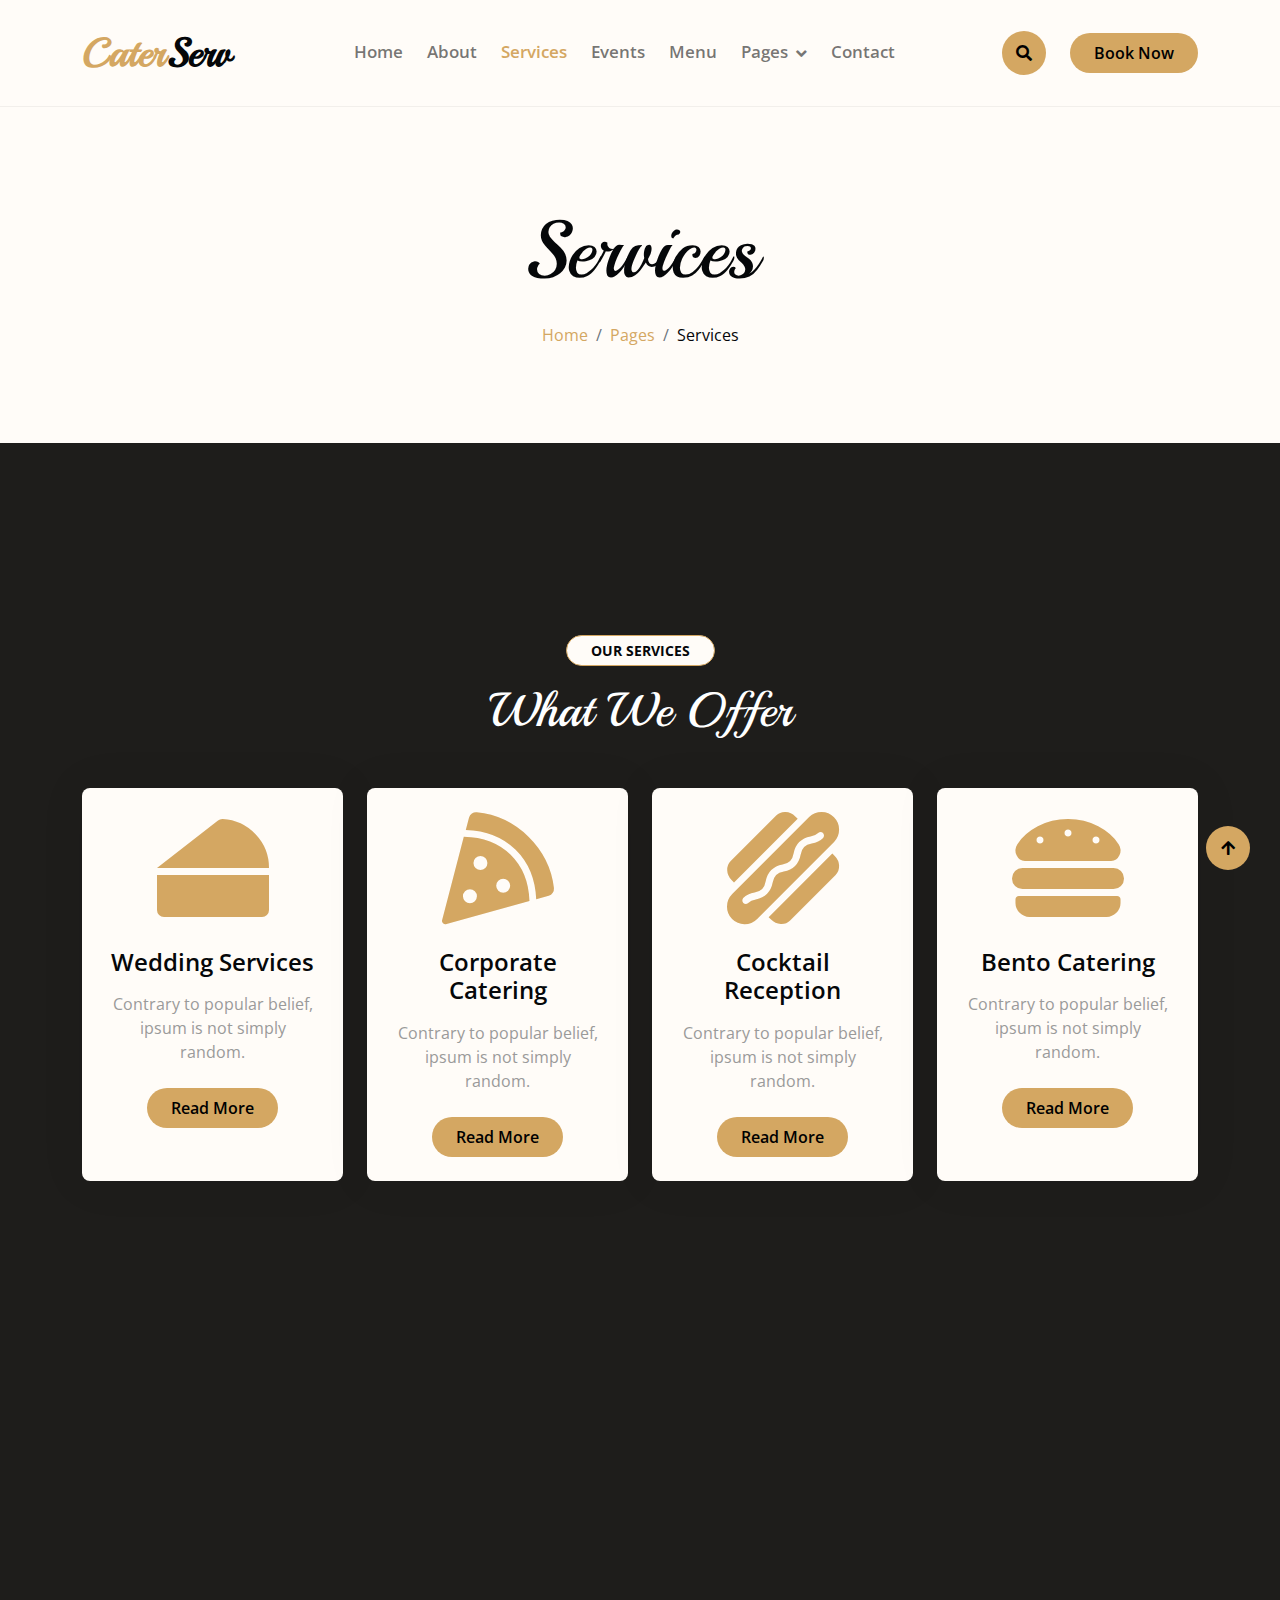
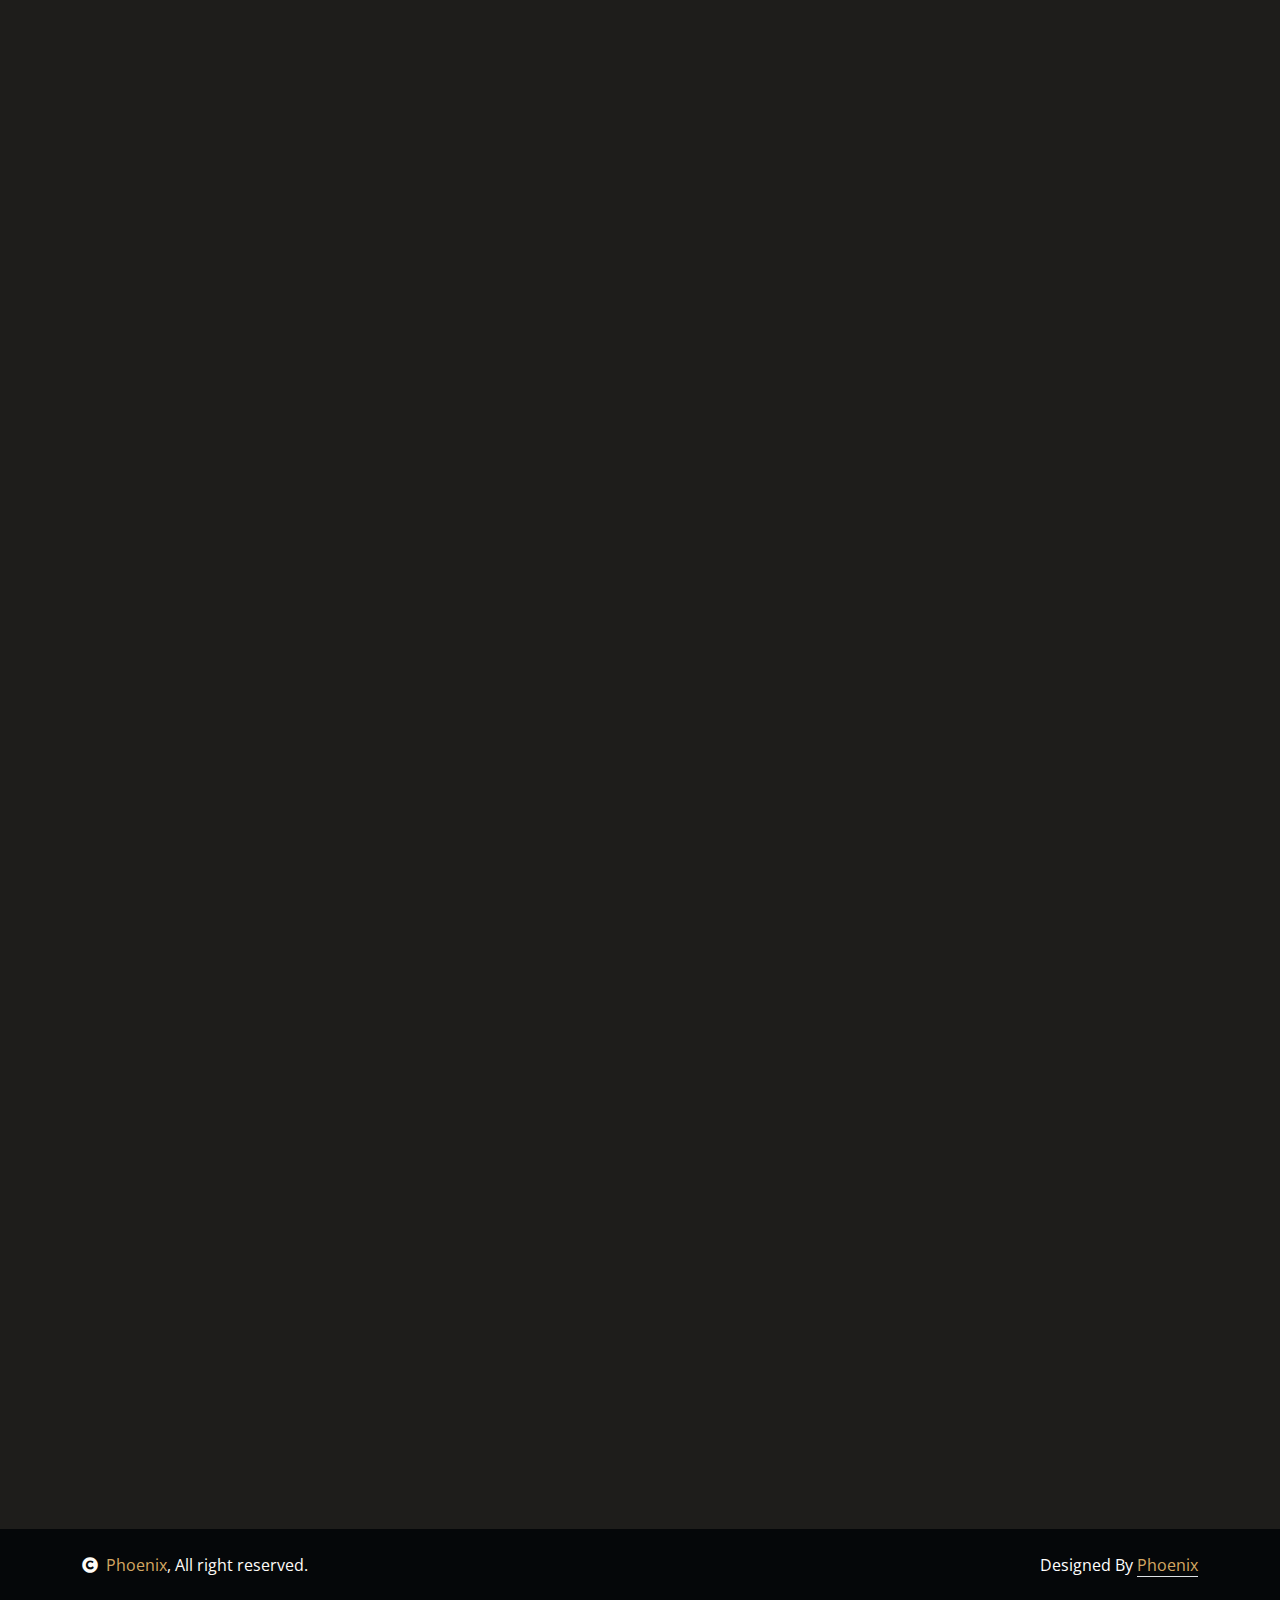
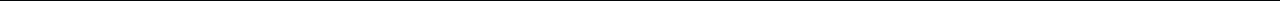
<file: service.html>
<!DOCTYPE html>
<html lang="en">

    <head>
        <meta charset="utf-8">
        <title>CaterServ - Catering Services Website Template</title>
        <meta content="width=device-width, initial-scale=1.0" name="viewport">
        <meta content="" name="keywords">
        <meta content="" name="description">

        <!-- Google Web Fonts -->
        <link rel="preconnect" href="https://fonts.googleapis.com">
        <link rel="preconnect" href="https://fonts.gstatic.com" crossorigin>
        <link href="https://fonts.googleapis.com/css2?family=Open+Sans:wght@400;600&family=Playball&display=swap" rel="stylesheet">

        <!-- Icon Font Stylesheet -->
        <link rel="stylesheet" href="https://use.fontawesome.com/releases/v5.15.4/css/all.css"/>
        <link href="https://cdn.jsdelivr.net/npm/bootstrap-icons@1.4.1/font/bootstrap-icons.css" rel="stylesheet">

        <!-- Libraries Stylesheet -->
        <link href="lib/animate/animate.min.css" rel="stylesheet">
        <link href="lib/lightbox/css/lightbox.min.css" rel="stylesheet">
        <link href="lib/owlcarousel/owl.carousel.min.css" rel="stylesheet">

        <!-- Customized Bootstrap Stylesheet -->
        <link href="css/bootstrap.min.css" rel="stylesheet">

        <!-- Template Stylesheet -->
        <link href="css/style.css" rel="stylesheet">
    </head>

    <body>

        <!-- Spinner Start -->
        <div id="spinner" class="show w-100 vh-100 bg-white position-fixed translate-middle top-50 start-50  d-flex align-items-center justify-content-center">
            <div class="spinner-grow text-primary" role="status"></div>
        </div>
        <!-- Spinner End -->


        <!-- Navbar start -->
        <div class="container-fluid nav-bar">
            <div class="container">
                <nav class="navbar navbar-light navbar-expand-lg py-4">
                    <a href="index.html" class="navbar-brand">
                        <h1 class="text-primary fw-bold mb-0">Cater<span class="text-dark">Serv</span> </h1>
                    </a>
                    <button class="navbar-toggler py-2 px-3" type="button" data-bs-toggle="collapse" data-bs-target="#navbarCollapse">
                        <span class="fa fa-bars text-primary"></span>
                    </button>
                    <div class="collapse navbar-collapse" id="navbarCollapse">
                        <div class="navbar-nav mx-auto">
                            <a href="index.html" class="nav-item nav-link">Home</a>
                            <a href="about.html" class="nav-item nav-link">About</a>
                            <a href="service.html" class="nav-item nav-link active">Services</a>
                            <a href="event.html" class="nav-item nav-link">Events</a>
                            <a href="menu.html" class="nav-item nav-link">Menu</a>
                            <div class="nav-item dropdown">
                                <a href="#" class="nav-link dropdown-toggle" data-bs-toggle="dropdown">Pages</a>
                                <div class="dropdown-menu bg-light">
                                    <a href="book.html" class="dropdown-item">Booking</a>
                                    <a href="blog.html" class="dropdown-item">Our Blog</a>
                                    <a href="team.html" class="dropdown-item">Our Team</a>
                                    <a href="testimonial.html" class="dropdown-item">Testimonial</a>
                                    <a href="404.html" class="dropdown-item">404 Page</a>
                                </div>
                            </div>
                            <a href="contact.html" class="nav-item nav-link">Contact</a>
                        </div>
                        <button class="btn-search btn btn-primary btn-md-square me-4 rounded-circle d-none d-lg-inline-flex" data-bs-toggle="modal" data-bs-target="#searchModal"><i class="fas fa-search"></i></button>
                        <a href="" class="btn btn-primary py-2 px-4 d-none d-xl-inline-block rounded-pill">Book Now</a>
                    </div>
                </nav>
            </div>
        </div>
        <!-- Navbar End -->


        <!-- Modal Search Start -->
        <div class="modal fade" id="searchModal" tabindex="-1" aria-labelledby="exampleModalLabel" aria-hidden="true">
            <div class="modal-dialog modal-fullscreen">
                <div class="modal-content rounded-0">
                    <div class="modal-header">
                        <h5 class="modal-title" id="exampleModalLabel">Search by keyword</h5>
                        <button type="button" class="btn-close" data-bs-dismiss="modal" aria-label="Close"></button>
                    </div>
                    <div class="modal-body d-flex align-items-center">
                        <div class="input-group w-75 mx-auto d-flex">
                            <input type="search" class="form-control bg-transparent p-3" placeholder="keywords" aria-describedby="search-icon-1">
                            <span id="search-icon-1" class="input-group-text p-3"><i class="fa fa-search"></i></span>
                        </div>
                    </div>
                </div>
            </div>
        </div>
        <!-- Modal Search End -->


        <!-- Hero Start -->
        <div class="container-fluid bg-light py-6 my-6 mt-0">
            <div class="container text-center animated bounceInDown">
                <h1 class="display-1 mb-4">Services</h1>
                <ol class="breadcrumb justify-content-center mb-0 animated bounceInDown">
                    <li class="breadcrumb-item"><a href="#">Home</a></li>
                    <li class="breadcrumb-item"><a href="#">Pages</a></li>
                    <li class="breadcrumb-item text-dark" aria-current="page">Services</li>
                </ol>
            </div>
        </div>
        <!-- Hero End -->


        <!-- Service Start -->
        <div class="container-fluid service py-6">
            <div class="container">
                <div class="text-center wow bounceInUp" data-wow-delay="0.1s">
                    <small class="d-inline-block fw-bold text-dark text-uppercase bg-light border border-primary rounded-pill px-4 py-1 mb-3">Our Services</small>
                    <h1 class="display-5 mb-5 text-white">What We Offer</h1>
                </div>
                <div class="row g-4">
                    <div class="col-lg-3 col-md-6 col-sm-12 wow bounceInUp" data-wow-delay="0.1s">
                        <div class="bg-light rounded service-item">
                            <div class="service-content d-flex align-items-center justify-content-center p-4">
                                <div class="service-content-icon text-center">
                                    <i class="fas fa-cheese fa-7x text-primary mb-4"></i>
                                    <h4 class="mb-3">Wedding Services</h4>
                                    <p class="mb-4">Contrary to popular belief, ipsum is not simply random.</p>
                                    <a href="#" class="btn btn-primary px-4 py-2 rounded-pill">Read More</a>
                                </div>
                            </div>
                        </div>
                    </div>
                    <div class="col-lg-3 col-md-6 col-sm-12 wow bounceInUp" data-wow-delay="0.3s">
                        <div class="bg-light rounded service-item">
                            <div class="service-content d-flex align-items-center justify-content-center p-4">
                                <div class="service-content-icon text-center">
                                    <i class="fas fa-pizza-slice fa-7x text-primary mb-4"></i>
                                    <h4 class="mb-3">Corporate Catering</h4>
                                    <p class="mb-4">Contrary to popular belief, ipsum is not simply random.</p>
                                    <a href="#" class="btn btn-primary px-4 py-2 rounded-pill">Read More</a>
                                </div>
                            </div>
                        </div>
                    </div>
                    <div class="col-lg-3 col-md-6 col-sm-12 wow bounceInUp" data-wow-delay="0.5s">
                        <div class="bg-light rounded service-item">
                            <div class="service-content d-flex align-items-center justify-content-center p-4">
                                <div class="service-content-icon text-center">
                                    <i class="fas fa-hotdog fa-7x text-primary mb-4"></i>
                                    <h4 class="mb-3">Cocktail Reception</h4>
                                    <p class="mb-4">Contrary to popular belief, ipsum is not simply random.</p>
                                    <a href="#" class="btn btn-primary px-4 py-2 rounded-pill">Read More</a>
                                </div>
                            </div>
                        </div>
                    </div>
                    <div class="col-lg-3 col-md-6 col-sm-12 wow bounceInUp" data-wow-delay="0.7s">
                        <div class="bg-light rounded service-item">
                            <div class="service-content d-flex align-items-center justify-content-center p-4">
                                <div class="service-content-icon text-center">
                                    <i class="fas fa-hamburger fa-7x text-primary mb-4"></i>
                                    <h4 class="mb-3">Bento Catering</h4>
                                    <p class="mb-4">Contrary to popular belief, ipsum is not simply random.</p>
                                    <a href="#" class="btn btn-primary px-4 py-2 rounded-pill">Read More</a>
                                </div>
                            </div>
                        </div>
                    </div>
                    <div class="col-lg-3 col-md-6 col-sm-12 wow bounceInUp" data-wow-delay="0.1s">
                        <div class="bg-light rounded service-item">
                            <div class="service-content d-flex align-items-center justify-content-center p-4">
                                <div class="service-content-icon text-center">
                                    <i class="fas fa-wine-glass-alt fa-7x text-primary mb-4"></i>
                                    <h4 class="mb-3">Pub Party</h4>
                                    <p class="mb-4">Contrary to popular belief, ipsum is not simply random.</p>
                                    <a href="#" class="btn btn-primary px-4 py-2 rounded-pill">Read More</a>
                                </div>
                            </div>
                        </div>
                    </div>
                    <div class="col-lg-3 col-md-6 col-sm-12 wow bounceInUp" data-wow-delay="0.3s">
                        <div class="bg-light rounded service-item">
                            <div class="service-content d-flex align-items-center justify-content-center p-4">
                                <div class="service-content-icon text-center">
                                    <i class="fas fa-walking fa-7x text-primary mb-4"></i>
                                    <h4 class="mb-3">Home Delivery</h4>
                                    <p class="mb-4">Contrary to popular belief, ipsum is not simply random.</p>
                                    <a href="#" class="btn btn-primary px-4 py-2 rounded-pill">Read More</a>
                                </div>
                            </div>
                        </div>
                    </div>
                    <div class="col-lg-3 col-md-6 col-sm-12 wow bounceInUp" data-wow-delay="0.5s">
                        <div class="bg-light rounded service-item">
                            <div class="service-content d-flex align-items-center justify-content-center p-4">
                                <div class="service-content-icon text-center">
                                    <i class="fas fa-wheelchair fa-7x text-primary mb-4"></i>
                                    <h4 class="mb-3">Sit-down Catering</h4>
                                    <p class="mb-4">Contrary to popular belief, ipsum is not simply random.</p>
                                    <a href="#" class="btn btn-primary px-4 py-2 rounded-pill">Read More</a>
                                </div>
                            </div>
                        </div>
                    </div>
                    <div class="col-lg-3 col-md-6 col-sm-12 wow bounceInUp" data-wow-delay="0.7s">
                        <div class="bg-light rounded service-item">
                            <div class="service-content d-flex align-items-center justify-content-center p-4">
                                <div class="service-content-icon text-center">
                                    <i class="fas fa-utensils fa-7x text-primary mb-4"></i>
                                    <h4 class="mb-3">Buffet Catering</h4>
                                    <p class="mb-4">Contrary to popular belief, ipsum is not simply random.</p>
                                    <a href="#" class="btn btn-primary px-4 py-2 rounded-pill">Read More</a>
                                </div>
                            </div>
                        </div>
                    </div>
                </div>
            </div>
        </div>
        <!-- Service End -->


        <!-- Testimonial Start -->
        <div class="container-fluid py-6">
            <div class="container">
                <div class="text-center wow bounceInUp" data-wow-delay="0.1s">
                    <small class="d-inline-block fw-bold text-dark text-uppercase bg-light border border-primary rounded-pill px-4 py-1 mb-3">Testimonial</small>
                    <h1 class="display-5 mb-5 text-white">What Our Customers says!</h1>
                </div>
                <div class="owl-carousel owl-theme testimonial-carousel testimonial-carousel-1 mb-4 wow bounceInUp" data-wow-delay="0.1s">
                    <div class="testimonial-item rounded bg-light">
                        <div class="d-flex mb-3">
                            <img src="img/testimonial-1.jpg" class="img-fluid rounded-circle flex-shrink-0" alt="">
                            <div class="position-absolute" style="top: 15px; right: 20px;">
                                <i class="fa fa-quote-right fa-2x"></i>
                            </div>
                            <div class="ps-3 my-auto">
                                <h4 class="mb-0">Person Name</h4>
                                <p class="m-0">Profession</p>
                            </div>
                        </div>
                        <div class="testimonial-content">
                            <div class="d-flex">
                                <i class="fas fa-star text-primary"></i>
                                <i class="fas fa-star text-primary"></i>
                                <i class="fas fa-star text-primary"></i>
                                <i class="fas fa-star text-primary"></i>
                                <i class="fas fa-star text-primary"></i>
                            </div>
                            <p class="fs-5 m-0 pt-3">Lorem ipsum dolor sit amet elit, sed do eiusmod tempor ut labore et dolore magna aliqua.</p>
                        </div>
                    </div>
                    <div class="testimonial-item rounded bg-light">
                        <div class="d-flex mb-3">
                            <img src="img/testimonial-2.jpg" class="img-fluid rounded-circle flex-shrink-0" alt="">
                            <div class="position-absolute" style="top: 15px; right: 20px;">
                                <i class="fa fa-quote-right fa-2x"></i>
                            </div>
                            <div class="ps-3 my-auto">
                                <h4 class="mb-0">Person Name</h4>
                                <p class="m-0">Profession</p>
                            </div>
                        </div>
                        <div class="testimonial-content">
                            <div class="d-flex">
                                <i class="fas fa-star text-primary"></i>
                                <i class="fas fa-star text-primary"></i>
                                <i class="fas fa-star text-primary"></i>
                                <i class="fas fa-star text-primary"></i>
                                <i class="fas fa-star text-primary"></i>
                            </div>
                            <p class="fs-5 m-0 pt-3">Lorem ipsum dolor sit amet elit, sed do eiusmod tempor ut labore et dolore magna aliqua.</p>
                        </div>
                    </div>
                    <div class="testimonial-item rounded bg-light">
                        <div class="d-flex mb-3">
                            <img src="img/testimonial-3.jpg" class="img-fluid rounded-circle flex-shrink-0" alt="">
                            <div class="position-absolute" style="top: 15px; right: 20px;">
                                <i class="fa fa-quote-right fa-2x"></i>
                            </div>
                            <div class="ps-3 my-auto">
                                <h4 class="mb-0">Person Name</h4>
                                <p class="m-0">Profession</p>
                            </div>
                        </div>
                        <div class="testimonial-content">
                            <div class="d-flex">
                                <i class="fas fa-star text-primary"></i>
                                <i class="fas fa-star text-primary"></i>
                                <i class="fas fa-star text-primary"></i>
                                <i class="fas fa-star text-primary"></i>
                                <i class="fas fa-star text-primary"></i>
                            </div>
                            <p class="fs-5 m-0 pt-3">Lorem ipsum dolor sit amet elit, sed do eiusmod tempor ut labore et dolore magna aliqua.</p>
                        </div>
                    </div>
                    <div class="testimonial-item rounded bg-light">
                        <div class="d-flex mb-3">
                            <img src="img/testimonial-4.jpg" class="img-fluid rounded-circle flex-shrink-0" alt="">
                            <div class="position-absolute" style="top: 15px; right: 20px;">
                                <i class="fa fa-quote-right fa-2x"></i>
                            </div>
                            <div class="ps-3 my-auto">
                                <h4 class="mb-0">Person Name</h4>
                                <p class="m-0">Profession</p>
                            </div>
                        </div>
                        <div class="testimonial-content">
                            <div class="d-flex">
                                <i class="fas fa-star text-primary"></i>
                                <i class="fas fa-star text-primary"></i>
                                <i class="fas fa-star text-primary"></i>
                                <i class="fas fa-star text-primary"></i>
                                <i class="fas fa-star text-primary"></i>
                            </div>
                            <p class="fs-5 m-0 pt-3">Lorem ipsum dolor sit amet elit, sed do eiusmod tempor ut labore et dolore magna aliqua.</p>
                        </div>
                    </div>
                </div>
                <div class="owl-carousel testimonial-carousel testimonial-carousel-2 wow bounceInUp" data-wow-delay="0.3s">
                    <div class="testimonial-item rounded bg-light">
                        <div class="d-flex mb-3">
                            <img src="img/testimonial-1.jpg" class="img-fluid rounded-circle flex-shrink-0" alt="">
                            <div class="position-absolute" style="top: 15px; right: 20px;">
                                <i class="fa fa-quote-right fa-2x"></i>
                            </div>
                            <div class="ps-3 my-auto">
                                <h4 class="mb-0">Person Name</h4>
                                <p class="m-0">Profession</p>
                            </div>
                        </div>
                        <div class="testimonial-content">
                            <div class="d-flex">
                                <i class="fas fa-star text-primary"></i>
                                <i class="fas fa-star text-primary"></i>
                                <i class="fas fa-star text-primary"></i>
                                <i class="fas fa-star text-primary"></i>
                                <i class="fas fa-star text-primary"></i>
                            </div>
                            <p class="fs-5 m-0 pt-3">Lorem ipsum dolor sit amet elit, sed do eiusmod tempor ut labore et dolore magna aliqua.</p>
                        </div>
                    </div>
                    <div class="testimonial-item rounded bg-light">
                        <div class="d-flex mb-3">
                            <img src="img/testimonial-2.jpg" class="img-fluid rounded-circle flex-shrink-0" alt="">
                            <div class="position-absolute" style="top: 15px; right: 20px;">
                                <i class="fa fa-quote-right fa-2x"></i>
                            </div>
                            <div class="ps-3 my-auto">
                                <h4 class="mb-0">Person Name</h4>
                                <p class="m-0">Profession</p>
                            </div>
                        </div>
                        <div class="testimonial-content">
                            <div class="d-flex">
                                <i class="fas fa-star text-primary"></i>
                                <i class="fas fa-star text-primary"></i>
                                <i class="fas fa-star text-primary"></i>
                                <i class="fas fa-star text-primary"></i>
                                <i class="fas fa-star text-primary"></i>
                            </div>
                            <p class="fs-5 m-0 pt-3">Lorem ipsum dolor sit amet elit, sed do eiusmod tempor ut labore et dolore magna aliqua.</p>
                        </div>
                    </div>
                    <div class="testimonial-item rounded bg-light">
                        <div class="d-flex mb-3">
                            <img src="img/testimonial-3.jpg" class="img-fluid rounded-circle flex-shrink-0" alt="">
                            <div class="position-absolute" style="top: 15px; right: 20px;">
                                <i class="fa fa-quote-right fa-2x"></i>
                            </div>
                            <div class="ps-3 my-auto">
                                <h4 class="mb-0">Person Name</h4>
                                <p class="m-0">Profession</p>
                            </div>
                        </div>
                        <div class="testimonial-content">
                            <div class="d-flex">
                                <i class="fas fa-star text-primary"></i>
                                <i class="fas fa-star text-primary"></i>
                                <i class="fas fa-star text-primary"></i>
                                <i class="fas fa-star text-primary"></i>
                                <i class="fas fa-star text-primary"></i>
                            </div>
                            <p class="fs-5 m-0 pt-3">Lorem ipsum dolor sit amet elit, sed do eiusmod tempor ut labore et dolore magna aliqua.</p>
                        </div>
                    </div>
                    <div class="testimonial-item rounded bg-light">
                        <div class="d-flex mb-3">
                            <img src="img/testimonial-4.jpg" class="img-fluid rounded-circle flex-shrink-0" alt="">
                            <div class="position-absolute" style="top: 15px; right: 20px;">
                                <i class="fa fa-quote-right fa-2x"></i>
                            </div>
                            <div class="ps-3 my-auto">
                                <h4 class="mb-0">Person Name</h4>
                                <p class="m-0">Profession</p>
                            </div>
                        </div>
                        <div class="testimonial-content">
                            <div class="d-flex">
                                <i class="fas fa-star text-primary"></i>
                                <i class="fas fa-star text-primary"></i>
                                <i class="fas fa-star text-primary"></i>
                                <i class="fas fa-star text-primary"></i>
                                <i class="fas fa-star text-primary"></i>
                            </div>
                            <p class="fs-5 m-0 pt-3">Lorem ipsum dolor sit amet elit, sed do eiusmod tempor ut labore et dolore magna aliqua.</p>
                        </div>
                    </div>
                </div>
            </div>
        </div>
        <!-- Testimonial End -->


        <!-- Footer Start -->
        <div class="container-fluid footer py-6 my-6 mb-0 bg-light wow bounceInUp" data-wow-delay="0.1s">
            <div class="container">
                <div class="row">
                    <div class="col-lg-3 col-md-6">
                        <div class="footer-item">
                            <h1 class="text-primary">Cater<span class="text-dark">Serv</span></h1>
                            <p class="lh-lg mb-4">There cursus massa at urnaaculis estieSed aliquamellus vitae ultrs condmentum leo massamollis its estiegittis miristum.</p>
                            <div class="footer-icon d-flex">
                                <a class="btn btn-primary btn-sm-square me-2 rounded-circle" href=""><i class="fab fa-facebook-f"></i></a>
                                <a class="btn btn-primary btn-sm-square me-2 rounded-circle" href=""><i class="fab fa-twitter"></i></a>
                                <a href="#" class="btn btn-primary btn-sm-square me-2 rounded-circle"><i class="fab fa-instagram"></i></a>
                                <a href="#" class="btn btn-primary btn-sm-square rounded-circle"><i class="fab fa-linkedin-in"></i></a>
                            </div>
                        </div>
                    </div>
                    <div class="col-lg-3 col-md-6">
                        <div class="footer-item">
                            <h4 class="mb-4">Special Facilities</h4>
                            <div class="d-flex flex-column align-items-start">
                                <a class="text-body mb-3" href=""><i class="fa fa-check text-primary me-2"></i>Cheese Burger</a>
                                <a class="text-body mb-3" href=""><i class="fa fa-check text-primary me-2"></i>Sandwich</a>
                                <a class="text-body mb-3" href=""><i class="fa fa-check text-primary me-2"></i>Panner Burger</a>
                                <a class="text-body mb-3" href=""><i class="fa fa-check text-primary me-2"></i>Special Sweets</a>
                            </div>
                        </div>
                    </div>
                    <div class="col-lg-3 col-md-6">
                        <div class="footer-item">
                            <h4 class="mb-4">Contact Us</h4>
                            <div class="d-flex flex-column align-items-start">
                                <p><i class="fa fa-map-marker-alt text-primary me-2"></i> 123 Street, New York, USA</p>
                                <p><i class="fa fa-phone-alt text-primary me-2"></i> (+012) 3456 7890 123</p>
                                <p><i class="fas fa-envelope text-primary me-2"></i> info@example.com</p>
                                <p><i class="fa fa-clock text-primary me-2"></i> 26/7 Hours Service</p>
                            </div>
                        </div>
                    </div>
                    <div class="col-lg-3 col-md-6">
                        <div class="footer-item">
                            <h4 class="mb-4">Social Gallery</h4>
                            <div class="row g-2">
                                <div class="col-4">
                                     <img src="img/menu-01.jpg" class="img-fluid rounded-circle border border-primary p-2" alt="">
                                </div>
                                <div class="col-4">
                                     <img src="img/menu-02.jpg" class="img-fluid rounded-circle border border-primary p-2" alt="">
                                </div>
                                <div class="col-4">
                                     <img src="img/menu-03.jpg" class="img-fluid rounded-circle border border-primary p-2" alt="">
                                </div>
                                <div class="col-4">
                                     <img src="img/menu-04.jpg" class="img-fluid rounded-circle border border-primary p-2" alt="">
                                </div>
                                <div class="col-4">
                                     <img src="img/menu-05.jpg" class="img-fluid rounded-circle border border-primary p-2" alt="">
                                </div>
                                <div class="col-4">
                                     <img src="img/menu-06.jpg" class="img-fluid rounded-circle border border-primary p-2" alt="">
                                </div>
                            </div>
                        </div>
                    </div>
                </div>
            </div>
        </div>
        <!-- Footer End -->


        <!-- Copyright Start -->
        <div class="container-fluid copyright bg-dark py-4">
            <div class="container">
                <div class="row">
                    <div class="col-md-6 text-center text-md-start mb-3 mb-md-0">
                        <span class="text-light"><a href="http://phoenixwebtech.epizy.com/"><i class="fas fa-copyright text-light me-2"></i>Phoenix</a>, All right reserved.</span>
                    </div>
                    <div class="col-md-6 my-auto text-center text-md-end text-white">
                        <!--/*** This template is free as long as you keep the below author’s credit link/attribution link/backlink. ***/-->
                        <!--/*** If you'd like to use the template without the below author’s credit link/attribution link/backlink, ***/-->
                        <!--/*** you can purchase the Credit Removal License from "https://htmlcodex.com/credit-removal". ***/-->
                        Designed By <a class="border-bottom" href="http://phoenixwebtech.epizy.com/">Phoenix</a>
                    </div>
                </div>
            </div>
        </div>
        <!-- Copyright End -->


        <!-- Back to Top -->
        <a href="#" class="btn btn-md-square btn-primary rounded-circle back-to-top"><i class="fa fa-arrow-up"></i></a>   

        
    <!-- JavaScript Libraries -->
    <script src="https://ajax.googleapis.com/ajax/libs/jquery/1.12.4/jquery.min.js"></script>
    <script src="https://cdn.jsdelivr.net/npm/bootstrap@5.0.0/dist/js/bootstrap.bundle.min.js"></script>
    <script src="lib/wow/wow.min.js"></script>
    <script src="lib/easing/easing.min.js"></script>
    <script src="lib/waypoints/waypoints.min.js"></script>
    <script src="lib/counterup/counterup.min.js"></script>
    <script src="lib/lightbox/js/lightbox.min.js"></script>
    <script src="lib/owlcarousel/owl.carousel.min.js"></script>

    <!-- Template Javascript -->
    <script src="js/main.js"></script>
    </body>

</html>
</file>
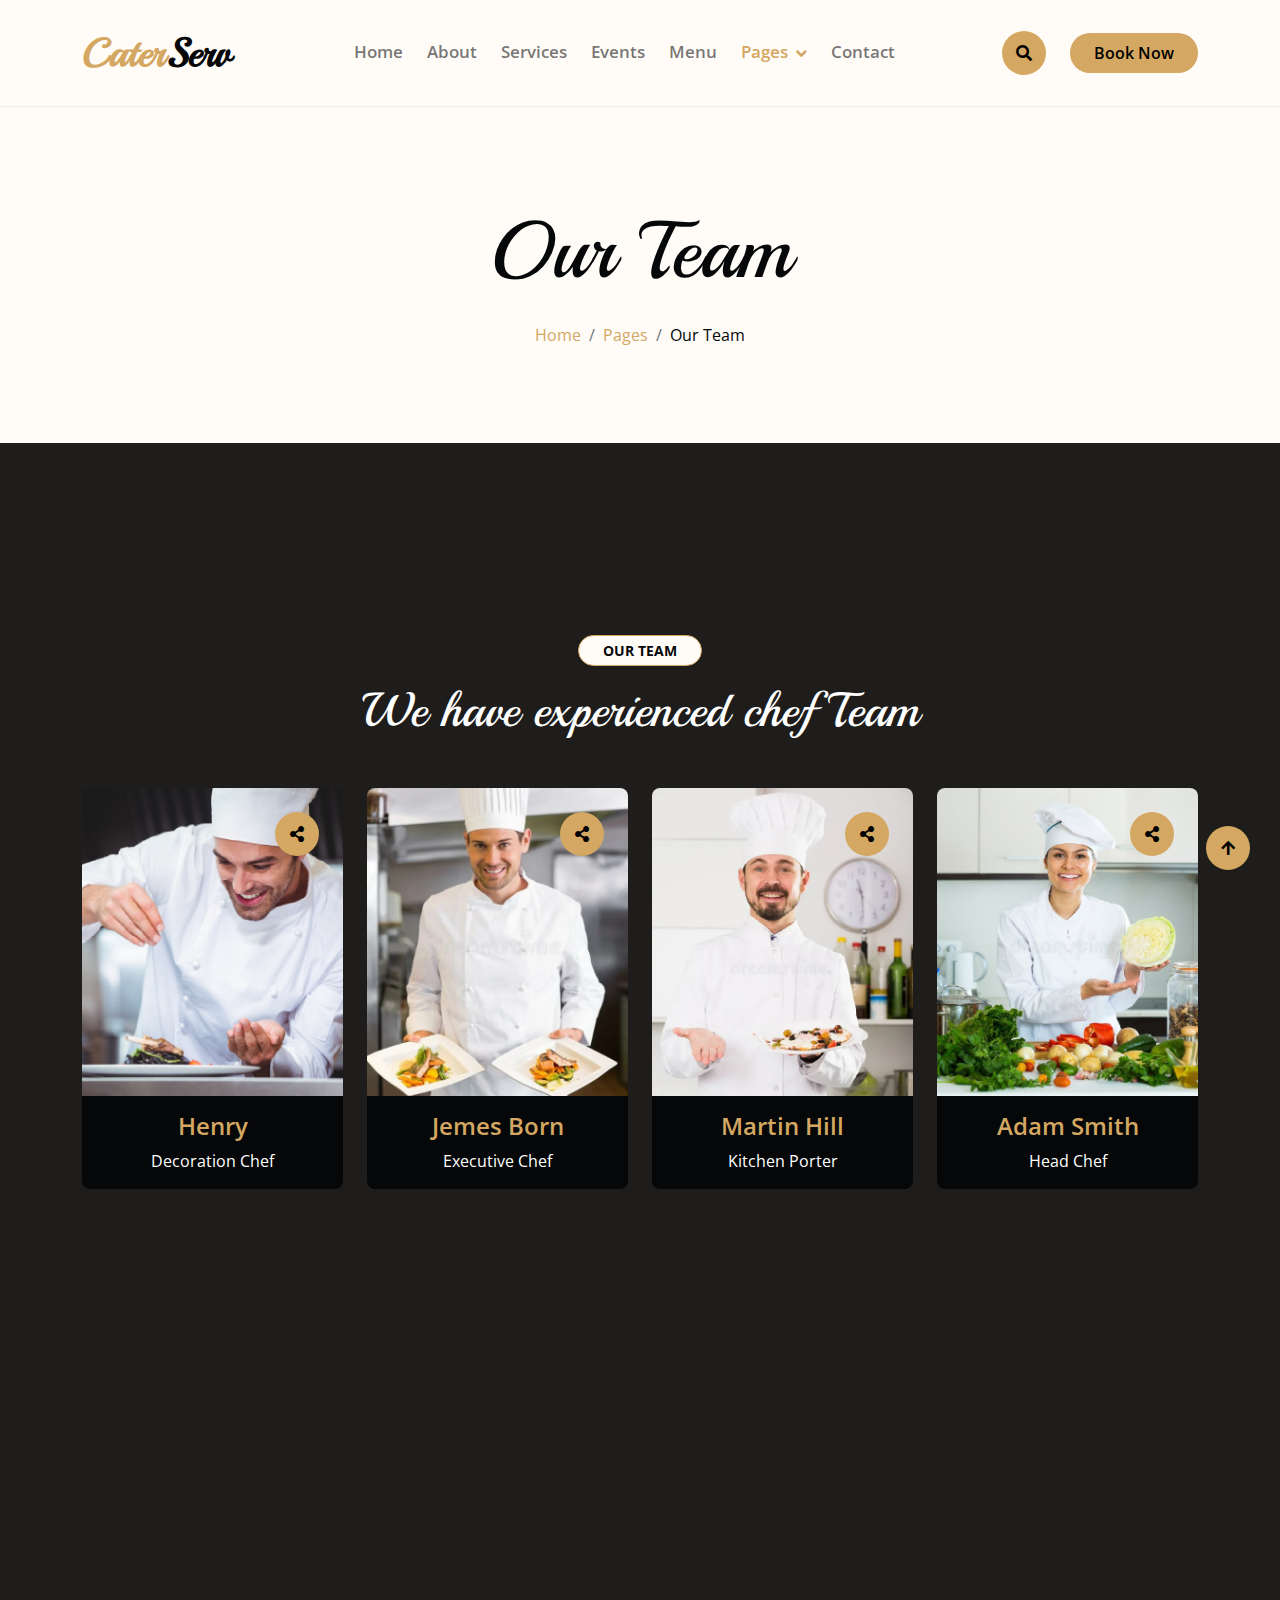
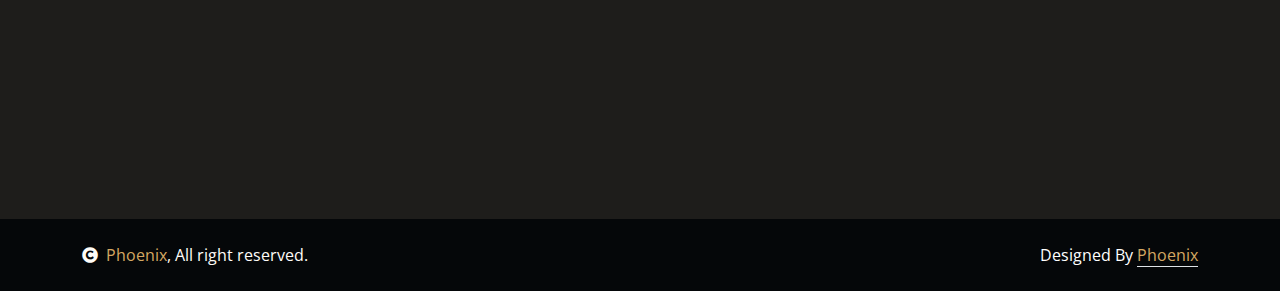
<file: team.html>
<!DOCTYPE html>
<html lang="en">

    <head>
        <meta charset="utf-8">
        <title>CaterServ - Catering Services Website Template</title>
        <meta content="width=device-width, initial-scale=1.0" name="viewport">
        <meta content="" name="keywords">
        <meta content="" name="description">

        <!-- Google Web Fonts -->
        <link rel="preconnect" href="https://fonts.googleapis.com">
        <link rel="preconnect" href="https://fonts.gstatic.com" crossorigin>
        <link href="https://fonts.googleapis.com/css2?family=Open+Sans:wght@400;600&family=Playball&display=swap" rel="stylesheet">

        <!-- Icon Font Stylesheet -->
        <link rel="stylesheet" href="https://use.fontawesome.com/releases/v5.15.4/css/all.css"/>
        <link href="https://cdn.jsdelivr.net/npm/bootstrap-icons@1.4.1/font/bootstrap-icons.css" rel="stylesheet">

        <!-- Libraries Stylesheet -->
        <link href="lib/animate/animate.min.css" rel="stylesheet">
        <link href="lib/lightbox/css/lightbox.min.css" rel="stylesheet">
        <link href="lib/owlcarousel/owl.carousel.min.css" rel="stylesheet">

        <!-- Customized Bootstrap Stylesheet -->
        <link href="css/bootstrap.min.css" rel="stylesheet">

        <!-- Template Stylesheet -->
        <link href="css/style.css" rel="stylesheet">
    </head>

    <body>

        <!-- Spinner Start -->
        <div id="spinner" class="show w-100 vh-100 bg-white position-fixed translate-middle top-50 start-50  d-flex align-items-center justify-content-center">
            <div class="spinner-grow text-primary" role="status"></div>
        </div>
        <!-- Spinner End -->


        <!-- Navbar start -->
        <div class="container-fluid nav-bar">
            <div class="container">
                <nav class="navbar navbar-light navbar-expand-lg py-4">
                    <a href="index.html" class="navbar-brand">
                        <h1 class="text-primary fw-bold mb-0">Cater<span class="text-dark">Serv</span> </h1>
                    </a>
                    <button class="navbar-toggler py-2 px-3" type="button" data-bs-toggle="collapse" data-bs-target="#navbarCollapse">
                        <span class="fa fa-bars text-primary"></span>
                    </button>
                    <div class="collapse navbar-collapse" id="navbarCollapse">
                        <div class="navbar-nav mx-auto">
                            <a href="index.html" class="nav-item nav-link">Home</a>
                            <a href="about.html" class="nav-item nav-link">About</a>
                            <a href="service.html" class="nav-item nav-link">Services</a>
                            <a href="event.html" class="nav-item nav-link">Events</a>
                            <a href="menu.html" class="nav-item nav-link">Menu</a>
                            <div class="nav-item dropdown">
                                <a href="#" class="nav-link dropdown-toggle active" data-bs-toggle="dropdown">Pages</a>
                                <div class="dropdown-menu bg-light">
                                    <a href="book.html" class="dropdown-item">Booking</a>
                                    <a href="blog.html" class="dropdown-item">Our Blog</a>
                                    <a href="team.html" class="dropdown-item active">Our Team</a>
                                    <a href="testimonial.html" class="dropdown-item">Testimonial</a>
                                    <a href="404.html" class="dropdown-item">404 Page</a>
                                </div>
                            </div>
                            <a href="contact.html" class="nav-item nav-link">Contact</a>
                        </div>
                        <button class="btn-search btn btn-primary btn-md-square me-4 rounded-circle d-none d-lg-inline-flex" data-bs-toggle="modal" data-bs-target="#searchModal"><i class="fas fa-search"></i></button>
                        <a href="" class="btn btn-primary py-2 px-4 d-none d-xl-inline-block rounded-pill">Book Now</a>
                    </div>
                </nav>
            </div>
        </div>
        <!-- Navbar End -->


        <!-- Modal Search Start -->
        <div class="modal fade" id="searchModal" tabindex="-1" aria-labelledby="exampleModalLabel" aria-hidden="true">
            <div class="modal-dialog modal-fullscreen">
                <div class="modal-content rounded-0">
                    <div class="modal-header">
                        <h5 class="modal-title" id="exampleModalLabel">Search by keyword</h5>
                        <button type="button" class="btn-close" data-bs-dismiss="modal" aria-label="Close"></button>
                    </div>
                    <div class="modal-body d-flex align-items-center">
                        <div class="input-group w-75 mx-auto d-flex">
                            <input type="search" class="form-control bg-transparent p-3" placeholder="keywords" aria-describedby="search-icon-1">
                            <span id="search-icon-1" class="input-group-text p-3"><i class="fa fa-search"></i></span>
                        </div>
                    </div>
                </div>
            </div>
        </div>
        <!-- Modal Search End -->


        <!-- Hero Start -->
        <div class="container-fluid bg-light py-6 my-6 mt-0">
            <div class="container text-center animated bounceInDown">
                <h1 class="display-1 mb-4">Our Team</h1>
                <ol class="breadcrumb justify-content-center mb-0 animated bounceInDown">
                    <li class="breadcrumb-item"><a href="#">Home</a></li>
                    <li class="breadcrumb-item"><a href="#">Pages</a></li>
                    <li class="breadcrumb-item text-dark" aria-current="page">Our Team</li>
                </ol>
            </div>
        </div>
        <!-- Hero End -->


        <!-- Team Start -->
        <div class="container-fluid team py-6">
            <div class="container">
                <div class="text-center wow bounceInUp" data-wow-delay="0.1s">
                    <small class="d-inline-block fw-bold text-dark text-uppercase bg-light border border-primary rounded-pill px-4 py-1 mb-3">Our Team</small>
                    <h1 class="display-5 mb-5 text-white">We have experienced chef Team</h1>
                </div>
                <div class="row g-4">
                    <div class="col-lg-3 col-md-6 wow bounceInUp" data-wow-delay="0.1s">
                        <div class="team-item rounded">
                            <img class="img-fluid rounded-top " src="img/team-1.jpg" alt="">
                            <div class="team-content text-center py-3 bg-dark rounded-bottom">
                                <h4 class="text-primary">Henry</h4>
                                <p class="text-white mb-0">Decoration Chef</p>
                            </div>
                            <div class="team-icon d-flex flex-column justify-content-center m-4">
                                <a class="share btn btn-primary btn-md-square rounded-circle mb-2" href=""><i class="fas fa-share-alt"></i></a>
                                <a class="share-link btn btn-primary btn-md-square rounded-circle mb-2" href=""><i class="fab fa-facebook-f"></i></a>
                                <a class="share-link btn btn-primary btn-md-square rounded-circle mb-2" href=""><i class="fab fa-twitter"></i></a>
                                <a class="share-link btn btn-primary btn-md-square rounded-circle mb-2" href=""><i class="fab fa-instagram"></i></a>
                            </div>
                        </div>
                    </div>
                    <div class="col-lg-3 col-md-6 wow bounceInUp" data-wow-delay="0.3s">
                        <div class="team-item rounded">
                            <img class="img-fluid rounded-top " src="img/team-2.jpg" alt="">
                            <div class="team-content text-center py-3 bg-dark rounded-bottom">
                                <h4 class="text-primary">Jemes Born</h4>
                                <p class="text-white mb-0">Executive Chef</p>
                            </div>
                            <div class="team-icon d-flex flex-column justify-content-center m-4">
                                <a class="share btn btn-primary btn-md-square rounded-circle mb-2" href=""><i class="fas fa-share-alt"></i></a>
                                <a class="share-link btn btn-primary btn-md-square rounded-circle mb-2" href=""><i class="fab fa-facebook-f"></i></a>
                                <a class="share-link btn btn-primary btn-md-square rounded-circle mb-2" href=""><i class="fab fa-twitter"></i></a>
                                <a class="share-link btn btn-primary btn-md-square rounded-circle mb-2" href=""><i class="fab fa-instagram"></i></a>
                            </div>
                        </div>
                    </div>
                    <div class="col-lg-3 col-md-6 wow bounceInUp" data-wow-delay="0.5s">
                        <div class="team-item rounded">
                            <img class="img-fluid rounded-top " src="img/team-3.jpg" alt="">
                            <div class="team-content text-center py-3 bg-dark rounded-bottom">
                                <h4 class="text-primary">Martin Hill</h4>
                                <p class="text-white mb-0">Kitchen Porter</p>
                            </div>
                            <div class="team-icon d-flex flex-column justify-content-center m-4">
                                <a class="share btn btn-primary btn-md-square rounded-circle mb-2" href=""><i class="fas fa-share-alt"></i></a>
                                <a class="share-link btn btn-primary btn-md-square rounded-circle mb-2" href=""><i class="fab fa-facebook-f"></i></a>
                                <a class="share-link btn btn-primary btn-md-square rounded-circle mb-2" href=""><i class="fab fa-twitter"></i></a>
                                <a class="share-link btn btn-primary btn-md-square rounded-circle mb-2" href=""><i class="fab fa-instagram"></i></a>
                            </div>
                        </div>
                    </div>
                    <div class="col-lg-3 col-md-6 wow bounceInUp" data-wow-delay="0.7s">
                        <div class="team-item rounded">
                            <img class="img-fluid rounded-top " src="img/team-4.jpg" alt="">
                            <div class="team-content text-center py-3 bg-dark rounded-bottom">
                                <h4 class="text-primary">Adam Smith</h4>
                                <p class="text-white mb-0">Head Chef</p>
                            </div>
                            <div class="team-icon d-flex flex-column justify-content-center m-4">
                                <a class="share btn btn-primary btn-md-square rounded-circle mb-2" href=""><i class="fas fa-share-alt"></i></a>
                                <a class="share-link btn btn-primary btn-md-square rounded-circle mb-2" href=""><i class="fab fa-facebook-f"></i></a>
                                <a class="share-link btn btn-primary btn-md-square rounded-circle mb-2" href=""><i class="fab fa-twitter"></i></a>
                                <a class="share-link btn btn-primary btn-md-square rounded-circle mb-2" href=""><i class="fab fa-instagram"></i></a>
                            </div>
                        </div>
                    </div>
                </div>
            </div>
        </div>
        <!-- Team End -->


        <!-- Footer Start -->
        <div class="container-fluid footer py-6 my-6 mb-0 bg-light wow bounceInUp" data-wow-delay="0.1s">
            <div class="container">
                <div class="row">
                    <div class="col-lg-3 col-md-6">
                        <div class="footer-item">
                            <h1 class="text-primary">Cater<span class="text-dark">Serv</span></h1>
                            <p class="lh-lg mb-4">There cursus massa at urnaaculis estieSed aliquamellus vitae ultrs condmentum leo massamollis its estiegittis miristum.</p>
                            <div class="footer-icon d-flex">
                                <a class="btn btn-primary btn-sm-square me-2 rounded-circle" href=""><i class="fab fa-facebook-f"></i></a>
                                <a class="btn btn-primary btn-sm-square me-2 rounded-circle" href=""><i class="fab fa-twitter"></i></a>
                                <a href="#" class="btn btn-primary btn-sm-square me-2 rounded-circle"><i class="fab fa-instagram"></i></a>
                                <a href="#" class="btn btn-primary btn-sm-square rounded-circle"><i class="fab fa-linkedin-in"></i></a>
                            </div>
                        </div>
                    </div>
                    <div class="col-lg-3 col-md-6">
                        <div class="footer-item">
                            <h4 class="mb-4">Special Facilities</h4>
                            <div class="d-flex flex-column align-items-start">
                                <a class="text-body mb-3" href=""><i class="fa fa-check text-primary me-2"></i>Cheese Burger</a>
                                <a class="text-body mb-3" href=""><i class="fa fa-check text-primary me-2"></i>Sandwich</a>
                                <a class="text-body mb-3" href=""><i class="fa fa-check text-primary me-2"></i>Panner Burger</a>
                                <a class="text-body mb-3" href=""><i class="fa fa-check text-primary me-2"></i>Special Sweets</a>
                            </div>
                        </div>
                    </div>
                    <div class="col-lg-3 col-md-6">
                        <div class="footer-item">
                            <h4 class="mb-4">Contact Us</h4>
                            <div class="d-flex flex-column align-items-start">
                                <p><i class="fa fa-map-marker-alt text-primary me-2"></i> 123 Street, New York, USA</p>
                                <p><i class="fa fa-phone-alt text-primary me-2"></i> (+012) 3456 7890 123</p>
                                <p><i class="fas fa-envelope text-primary me-2"></i> info@example.com</p>
                                <p><i class="fa fa-clock text-primary me-2"></i> 26/7 Hours Service</p>
                            </div>
                        </div>
                    </div>
                    <div class="col-lg-3 col-md-6">
                        <div class="footer-item">
                            <h4 class="mb-4">Social Gallery</h4>
                            <div class="row g-2">
                                <div class="col-4">
                                     <img src="img/menu-01.jpg" class="img-fluid rounded-circle border border-primary p-2" alt="">
                                </div>
                                <div class="col-4">
                                     <img src="img/menu-02.jpg" class="img-fluid rounded-circle border border-primary p-2" alt="">
                                </div>
                                <div class="col-4">
                                     <img src="img/menu-03.jpg" class="img-fluid rounded-circle border border-primary p-2" alt="">
                                </div>
                                <div class="col-4">
                                     <img src="img/menu-04.jpg" class="img-fluid rounded-circle border border-primary p-2" alt="">
                                </div>
                                <div class="col-4">
                                     <img src="img/menu-05.jpg" class="img-fluid rounded-circle border border-primary p-2" alt="">
                                </div>
                                <div class="col-4">
                                     <img src="img/menu-06.jpg" class="img-fluid rounded-circle border border-primary p-2" alt="">
                                </div>
                            </div>
                        </div>
                    </div>
                </div>
            </div>
        </div>
        <!-- Footer End -->


        <!-- Copyright Start -->
        <div class="container-fluid copyright bg-dark py-4">
            <div class="container">
                <div class="row">
                    <div class="col-md-6 text-center text-md-start mb-3 mb-md-0">
                        <span class="text-light"><a href="http://phoenixwebtech.epizy.com/"><i class="fas fa-copyright text-light me-2"></i>Phoenix</a>, All right reserved.</span>
                    </div>
                    <div class="col-md-6 my-auto text-center text-md-end text-white">
                        <!--/*** This template is free as long as you keep the below author’s credit link/attribution link/backlink. ***/-->
                        <!--/*** If you'd like to use the template without the below author’s credit link/attribution link/backlink, ***/-->
                        <!--/*** you can purchase the Credit Removal License from "https://htmlcodex.com/credit-removal". ***/-->
                        Designed By <a class="border-bottom" href="http://phoenixwebtech.epizy.com/">Phoenix</a>
                    </div>
                </div>
            </div>
        </div>
        <!-- Copyright End -->


        <!-- Back to Top -->
        <a href="#" class="btn btn-md-square btn-primary rounded-circle back-to-top"><i class="fa fa-arrow-up"></i></a>   

        
    <!-- JavaScript Libraries -->
    <script src="https://ajax.googleapis.com/ajax/libs/jquery/1.12.4/jquery.min.js"></script>
    <script src="https://cdn.jsdelivr.net/npm/bootstrap@5.0.0/dist/js/bootstrap.bundle.min.js"></script>
    <script src="lib/wow/wow.min.js"></script>
    <script src="lib/easing/easing.min.js"></script>
    <script src="lib/waypoints/waypoints.min.js"></script>
    <script src="lib/counterup/counterup.min.js"></script>
    <script src="lib/lightbox/js/lightbox.min.js"></script>
    <script src="lib/owlcarousel/owl.carousel.min.js"></script>

    <!-- Template Javascript -->
    <script src="js/main.js"></script>
    </body>

</html>
</file>
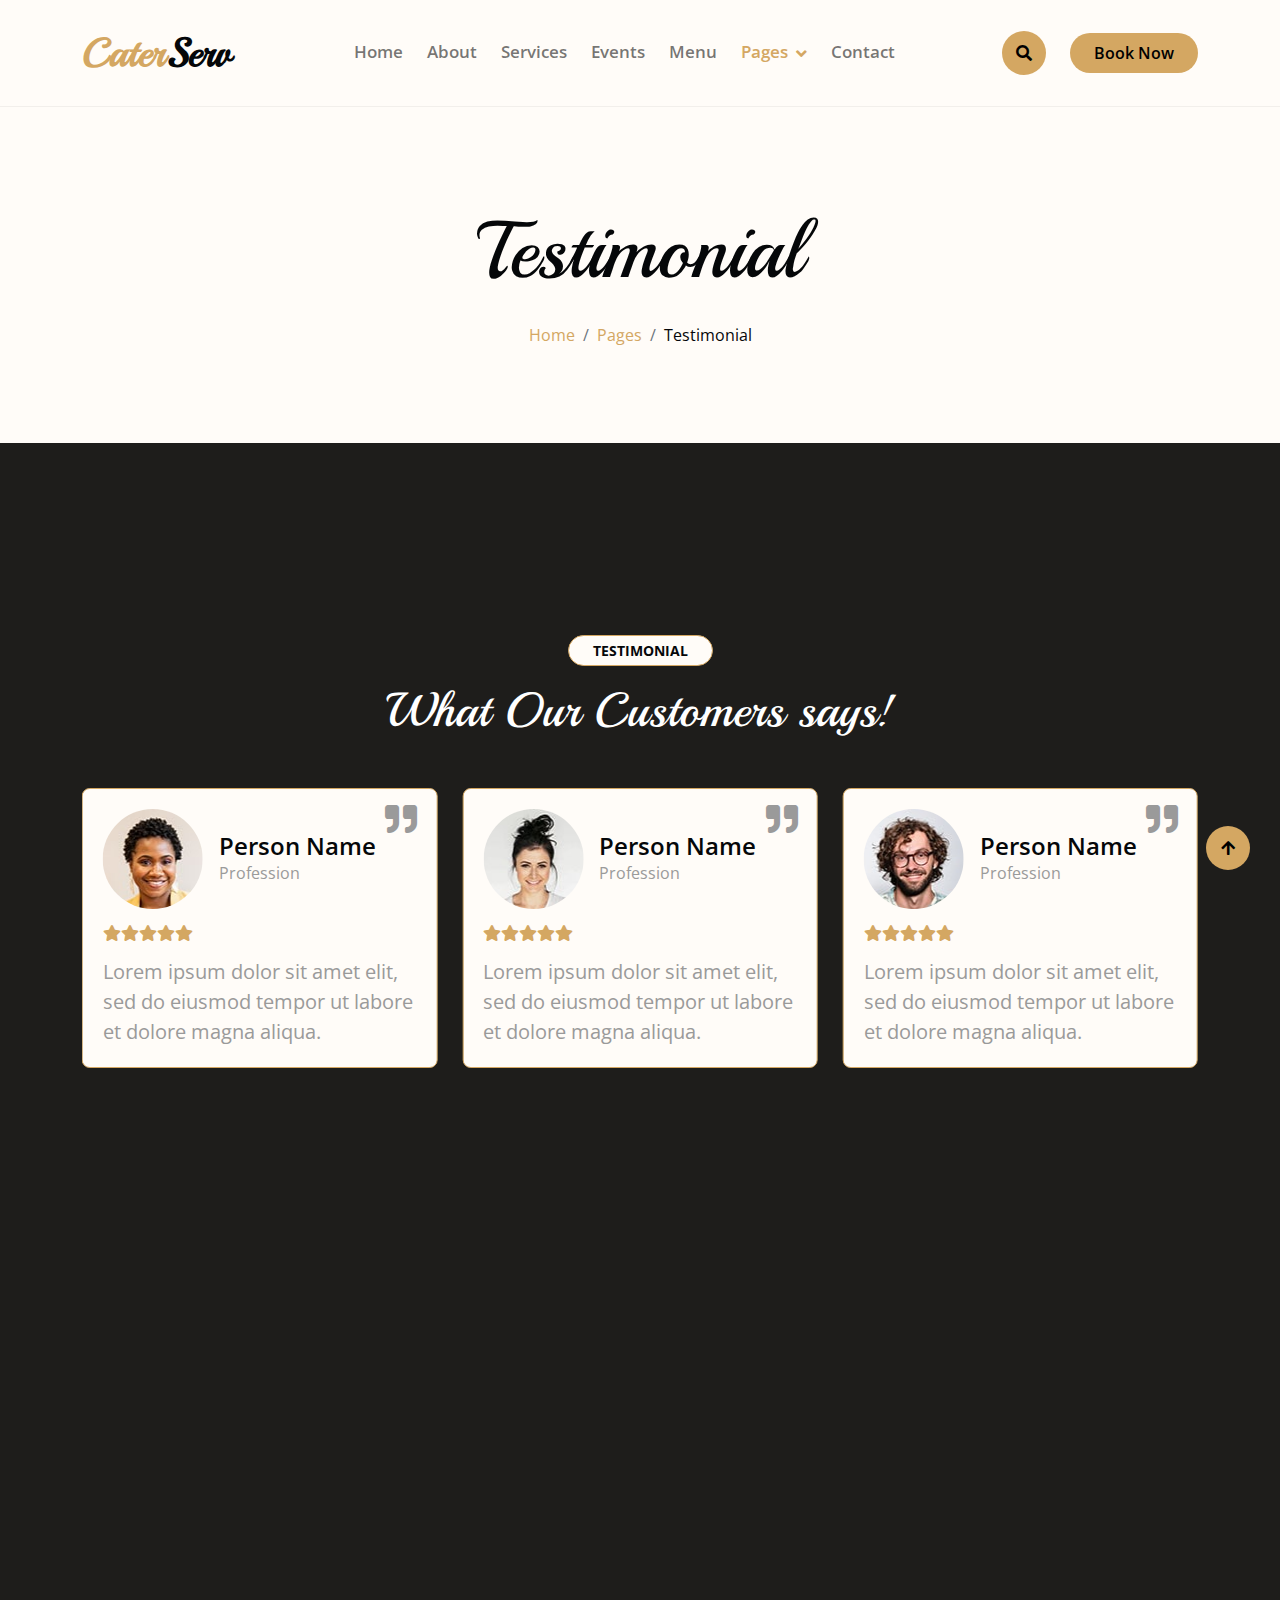
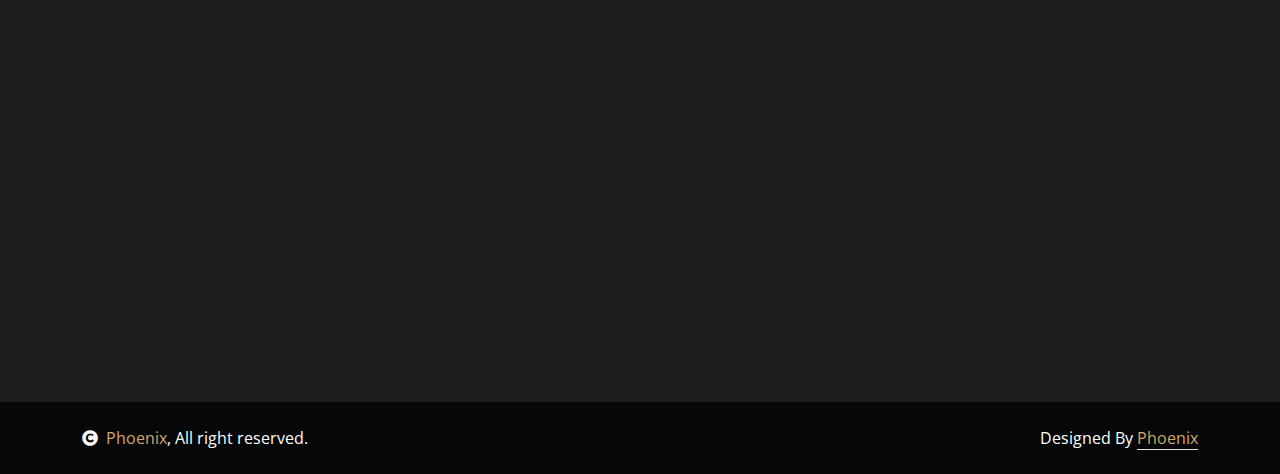
<file: testimonial.html>
<!DOCTYPE html>
<html lang="en">

    <head>
        <meta charset="utf-8">
        <title>CaterServ - Catering Services Website Template</title>
        <meta content="width=device-width, initial-scale=1.0" name="viewport">
        <meta content="" name="keywords">
        <meta content="" name="description">

        <!-- Google Web Fonts -->
        <link rel="preconnect" href="https://fonts.googleapis.com">
        <link rel="preconnect" href="https://fonts.gstatic.com" crossorigin>
        <link href="https://fonts.googleapis.com/css2?family=Open+Sans:wght@400;600&family=Playball&display=swap" rel="stylesheet">

        <!-- Icon Font Stylesheet -->
        <link rel="stylesheet" href="https://use.fontawesome.com/releases/v5.15.4/css/all.css"/>
        <link href="https://cdn.jsdelivr.net/npm/bootstrap-icons@1.4.1/font/bootstrap-icons.css" rel="stylesheet">

        <!-- Libraries Stylesheet -->
        <link href="lib/animate/animate.min.css" rel="stylesheet">
        <link href="lib/lightbox/css/lightbox.min.css" rel="stylesheet">
        <link href="lib/owlcarousel/owl.carousel.min.css" rel="stylesheet">

        <!-- Customized Bootstrap Stylesheet -->
        <link href="css/bootstrap.min.css" rel="stylesheet">

        <!-- Template Stylesheet -->
        <link href="css/style.css" rel="stylesheet">
    </head>

    <body>

        <!-- Spinner Start -->
        <div id="spinner" class="show w-100 vh-100 bg-white position-fixed translate-middle top-50 start-50  d-flex align-items-center justify-content-center">
            <div class="spinner-grow text-primary" role="status"></div>
        </div>
        <!-- Spinner End -->


        <!-- Navbar start -->
        <div class="container-fluid nav-bar">
            <div class="container">
                <nav class="navbar navbar-light navbar-expand-lg py-4">
                    <a href="index.html" class="navbar-brand">
                        <h1 class="text-primary fw-bold mb-0">Cater<span class="text-dark">Serv</span> </h1>
                    </a>
                    <button class="navbar-toggler py-2 px-3" type="button" data-bs-toggle="collapse" data-bs-target="#navbarCollapse">
                        <span class="fa fa-bars text-primary"></span>
                    </button>
                    <div class="collapse navbar-collapse" id="navbarCollapse">
                        <div class="navbar-nav mx-auto">
                            <a href="index.html" class="nav-item nav-link">Home</a>
                            <a href="about.html" class="nav-item nav-link">About</a>
                            <a href="service.html" class="nav-item nav-link">Services</a>
                            <a href="event.html" class="nav-item nav-link">Events</a>
                            <a href="menu.html" class="nav-item nav-link">Menu</a>
                            <div class="nav-item dropdown">
                                <a href="#" class="nav-link dropdown-toggle active" data-bs-toggle="dropdown">Pages</a>
                                <div class="dropdown-menu bg-light">
                                    <a href="book.html" class="dropdown-item">Booking</a>
                                    <a href="blog.html" class="dropdown-item">Our Blog</a>
                                    <a href="team.html" class="dropdown-item">Our Team</a>
                                    <a href="testimonial.html" class="dropdown-item active">Testimonial</a>
                                    <a href="404.html" class="dropdown-item">404 Page</a>
                                </div>
                            </div>
                            <a href="contact.html" class="nav-item nav-link">Contact</a>
                        </div>
                        <button class="btn-search btn btn-primary btn-md-square me-4 rounded-circle d-none d-lg-inline-flex" data-bs-toggle="modal" data-bs-target="#searchModal"><i class="fas fa-search"></i></button>
                        <a href="" class="btn btn-primary py-2 px-4 d-none d-xl-inline-block rounded-pill">Book Now</a>
                    </div>
                </nav>
            </div>
        </div>
        <!-- Navbar End -->


        <!-- Modal Search Start -->
        <div class="modal fade" id="searchModal" tabindex="-1" aria-labelledby="exampleModalLabel" aria-hidden="true">
            <div class="modal-dialog modal-fullscreen">
                <div class="modal-content rounded-0">
                    <div class="modal-header">
                        <h5 class="modal-title" id="exampleModalLabel">Search by keyword</h5>
                        <button type="button" class="btn-close" data-bs-dismiss="modal" aria-label="Close"></button>
                    </div>
                    <div class="modal-body d-flex align-items-center">
                        <div class="input-group w-75 mx-auto d-flex">
                            <input type="search" class="form-control bg-transparent p-3" placeholder="keywords" aria-describedby="search-icon-1">
                            <span id="search-icon-1" class="input-group-text p-3"><i class="fa fa-search"></i></span>
                        </div>
                    </div>
                </div>
            </div>
        </div>
        <!-- Modal Search End -->


        <!-- Hero Start -->
        <div class="container-fluid bg-light py-6 my-6 mt-0">
            <div class="container text-center animated bounceInDown">
                <h1 class="display-1 mb-4">Testimonial</h1>
                <ol class="breadcrumb justify-content-center mb-0 animated bounceInDown">
                    <li class="breadcrumb-item"><a href="#">Home</a></li>
                    <li class="breadcrumb-item"><a href="#">Pages</a></li>
                    <li class="breadcrumb-item text-dark" aria-current="page">Testimonial</li>
                </ol>
            </div>
        </div>
        <!-- Hero End -->


        <!-- Testimonial Start -->
        <div class="container-fluid py-6">
            <div class="container">
                <div class="text-center wow bounceInUp" data-wow-delay="0.1s">
                    <small class="d-inline-block fw-bold text-dark text-uppercase bg-light border border-primary rounded-pill px-4 py-1 mb-3">Testimonial</small>
                    <h1 class="display-5 mb-5 text-white">What Our Customers says!</h1>
                </div>
                <div class="owl-carousel owl-theme testimonial-carousel testimonial-carousel-1 mb-4 wow bounceInUp" data-wow-delay="0.1s">
                    <div class="testimonial-item rounded bg-light">
                        <div class="d-flex mb-3">
                            <img src="img/testimonial-1.jpg" class="img-fluid rounded-circle flex-shrink-0" alt="">
                            <div class="position-absolute" style="top: 15px; right: 20px;">
                                <i class="fa fa-quote-right fa-2x"></i>
                            </div>
                            <div class="ps-3 my-auto">
                                <h4 class="mb-0">Person Name</h4>
                                <p class="m-0">Profession</p>
                            </div>
                        </div>
                        <div class="testimonial-content">
                            <div class="d-flex">
                                <i class="fas fa-star text-primary"></i>
                                <i class="fas fa-star text-primary"></i>
                                <i class="fas fa-star text-primary"></i>
                                <i class="fas fa-star text-primary"></i>
                                <i class="fas fa-star text-primary"></i>
                            </div>
                            <p class="fs-5 m-0 pt-3">Lorem ipsum dolor sit amet elit, sed do eiusmod tempor ut labore et dolore magna aliqua.</p>
                        </div>
                    </div>
                    <div class="testimonial-item rounded bg-light">
                        <div class="d-flex mb-3">
                            <img src="img/testimonial-2.jpg" class="img-fluid rounded-circle flex-shrink-0" alt="">
                            <div class="position-absolute" style="top: 15px; right: 20px;">
                                <i class="fa fa-quote-right fa-2x"></i>
                            </div>
                            <div class="ps-3 my-auto">
                                <h4 class="mb-0">Person Name</h4>
                                <p class="m-0">Profession</p>
                            </div>
                        </div>
                        <div class="testimonial-content">
                            <div class="d-flex">
                                <i class="fas fa-star text-primary"></i>
                                <i class="fas fa-star text-primary"></i>
                                <i class="fas fa-star text-primary"></i>
                                <i class="fas fa-star text-primary"></i>
                                <i class="fas fa-star text-primary"></i>
                            </div>
                            <p class="fs-5 m-0 pt-3">Lorem ipsum dolor sit amet elit, sed do eiusmod tempor ut labore et dolore magna aliqua.</p>
                        </div>
                    </div>
                    <div class="testimonial-item rounded bg-light">
                        <div class="d-flex mb-3">
                            <img src="img/testimonial-3.jpg" class="img-fluid rounded-circle flex-shrink-0" alt="">
                            <div class="position-absolute" style="top: 15px; right: 20px;">
                                <i class="fa fa-quote-right fa-2x"></i>
                            </div>
                            <div class="ps-3 my-auto">
                                <h4 class="mb-0">Person Name</h4>
                                <p class="m-0">Profession</p>
                            </div>
                        </div>
                        <div class="testimonial-content">
                            <div class="d-flex">
                                <i class="fas fa-star text-primary"></i>
                                <i class="fas fa-star text-primary"></i>
                                <i class="fas fa-star text-primary"></i>
                                <i class="fas fa-star text-primary"></i>
                                <i class="fas fa-star text-primary"></i>
                            </div>
                            <p class="fs-5 m-0 pt-3">Lorem ipsum dolor sit amet elit, sed do eiusmod tempor ut labore et dolore magna aliqua.</p>
                        </div>
                    </div>
                    <div class="testimonial-item rounded bg-light">
                        <div class="d-flex mb-3">
                            <img src="img/testimonial-4.jpg" class="img-fluid rounded-circle flex-shrink-0" alt="">
                            <div class="position-absolute" style="top: 15px; right: 20px;">
                                <i class="fa fa-quote-right fa-2x"></i>
                            </div>
                            <div class="ps-3 my-auto">
                                <h4 class="mb-0">Person Name</h4>
                                <p class="m-0">Profession</p>
                            </div>
                        </div>
                        <div class="testimonial-content">
                            <div class="d-flex">
                                <i class="fas fa-star text-primary"></i>
                                <i class="fas fa-star text-primary"></i>
                                <i class="fas fa-star text-primary"></i>
                                <i class="fas fa-star text-primary"></i>
                                <i class="fas fa-star text-primary"></i>
                            </div>
                            <p class="fs-5 m-0 pt-3">Lorem ipsum dolor sit amet elit, sed do eiusmod tempor ut labore et dolore magna aliqua.</p>
                        </div>
                    </div>
                </div>
                <div class="owl-carousel testimonial-carousel testimonial-carousel-2 wow bounceInUp" data-wow-delay="0.3s">
                    <div class="testimonial-item rounded bg-light">
                        <div class="d-flex mb-3">
                            <img src="img/testimonial-1.jpg" class="img-fluid rounded-circle flex-shrink-0" alt="">
                            <div class="position-absolute" style="top: 15px; right: 20px;">
                                <i class="fa fa-quote-right fa-2x"></i>
                            </div>
                            <div class="ps-3 my-auto">
                                <h4 class="mb-0">Person Name</h4>
                                <p class="m-0">Profession</p>
                            </div>
                        </div>
                        <div class="testimonial-content">
                            <div class="d-flex">
                                <i class="fas fa-star text-primary"></i>
                                <i class="fas fa-star text-primary"></i>
                                <i class="fas fa-star text-primary"></i>
                                <i class="fas fa-star text-primary"></i>
                                <i class="fas fa-star text-primary"></i>
                            </div>
                            <p class="fs-5 m-0 pt-3">Lorem ipsum dolor sit amet elit, sed do eiusmod tempor ut labore et dolore magna aliqua.</p>
                        </div>
                    </div>
                    <div class="testimonial-item rounded bg-light">
                        <div class="d-flex mb-3">
                            <img src="img/testimonial-2.jpg" class="img-fluid rounded-circle flex-shrink-0" alt="">
                            <div class="position-absolute" style="top: 15px; right: 20px;">
                                <i class="fa fa-quote-right fa-2x"></i>
                            </div>
                            <div class="ps-3 my-auto">
                                <h4 class="mb-0">Person Name</h4>
                                <p class="m-0">Profession</p>
                            </div>
                        </div>
                        <div class="testimonial-content">
                            <div class="d-flex">
                                <i class="fas fa-star text-primary"></i>
                                <i class="fas fa-star text-primary"></i>
                                <i class="fas fa-star text-primary"></i>
                                <i class="fas fa-star text-primary"></i>
                                <i class="fas fa-star text-primary"></i>
                            </div>
                            <p class="fs-5 m-0 pt-3">Lorem ipsum dolor sit amet elit, sed do eiusmod tempor ut labore et dolore magna aliqua.</p>
                        </div>
                    </div>
                    <div class="testimonial-item rounded bg-light">
                        <div class="d-flex mb-3">
                            <img src="img/testimonial-3.jpg" class="img-fluid rounded-circle flex-shrink-0" alt="">
                            <div class="position-absolute" style="top: 15px; right: 20px;">
                                <i class="fa fa-quote-right fa-2x"></i>
                            </div>
                            <div class="ps-3 my-auto">
                                <h4 class="mb-0">Person Name</h4>
                                <p class="m-0">Profession</p>
                            </div>
                        </div>
                        <div class="testimonial-content">
                            <div class="d-flex">
                                <i class="fas fa-star text-primary"></i>
                                <i class="fas fa-star text-primary"></i>
                                <i class="fas fa-star text-primary"></i>
                                <i class="fas fa-star text-primary"></i>
                                <i class="fas fa-star text-primary"></i>
                            </div>
                            <p class="fs-5 m-0 pt-3">Lorem ipsum dolor sit amet elit, sed do eiusmod tempor ut labore et dolore magna aliqua.</p>
                        </div>
                    </div>
                    <div class="testimonial-item rounded bg-light">
                        <div class="d-flex mb-3">
                            <img src="img/testimonial-4.jpg" class="img-fluid rounded-circle flex-shrink-0" alt="">
                            <div class="position-absolute" style="top: 15px; right: 20px;">
                                <i class="fa fa-quote-right fa-2x"></i>
                            </div>
                            <div class="ps-3 my-auto">
                                <h4 class="mb-0">Person Name</h4>
                                <p class="m-0">Profession</p>
                            </div>
                        </div>
                        <div class="testimonial-content">
                            <div class="d-flex">
                                <i class="fas fa-star text-primary"></i>
                                <i class="fas fa-star text-primary"></i>
                                <i class="fas fa-star text-primary"></i>
                                <i class="fas fa-star text-primary"></i>
                                <i class="fas fa-star text-primary"></i>
                            </div>
                            <p class="fs-5 m-0 pt-3">Lorem ipsum dolor sit amet elit, sed do eiusmod tempor ut labore et dolore magna aliqua.</p>
                        </div>
                    </div>
                </div>
            </div>
        </div>
        <!-- Testimonial End -->


        <!-- Footer Start -->
        <div class="container-fluid footer py-6 my-6 mb-0 bg-light wow bounceInUp" data-wow-delay="0.1s">
            <div class="container">
                <div class="row">
                    <div class="col-lg-3 col-md-6">
                        <div class="footer-item">
                            <h1 class="text-primary">Cater<span class="text-dark">Serv</span></h1>
                            <p class="lh-lg mb-4">There cursus massa at urnaaculis estieSed aliquamellus vitae ultrs condmentum leo massamollis its estiegittis miristum.</p>
                            <div class="footer-icon d-flex">
                                <a class="btn btn-primary btn-sm-square me-2 rounded-circle" href=""><i class="fab fa-facebook-f"></i></a>
                                <a class="btn btn-primary btn-sm-square me-2 rounded-circle" href=""><i class="fab fa-twitter"></i></a>
                                <a href="#" class="btn btn-primary btn-sm-square me-2 rounded-circle"><i class="fab fa-instagram"></i></a>
                                <a href="#" class="btn btn-primary btn-sm-square rounded-circle"><i class="fab fa-linkedin-in"></i></a>
                            </div>
                        </div>
                    </div>
                    <div class="col-lg-3 col-md-6">
                        <div class="footer-item">
                            <h4 class="mb-4">Special Facilities</h4>
                            <div class="d-flex flex-column align-items-start">
                                <a class="text-body mb-3" href=""><i class="fa fa-check text-primary me-2"></i>Cheese Burger</a>
                                <a class="text-body mb-3" href=""><i class="fa fa-check text-primary me-2"></i>Sandwich</a>
                                <a class="text-body mb-3" href=""><i class="fa fa-check text-primary me-2"></i>Panner Burger</a>
                                <a class="text-body mb-3" href=""><i class="fa fa-check text-primary me-2"></i>Special Sweets</a>
                            </div>
                        </div>
                    </div>
                    <div class="col-lg-3 col-md-6">
                        <div class="footer-item">
                            <h4 class="mb-4">Contact Us</h4>
                            <div class="d-flex flex-column align-items-start">
                                <p><i class="fa fa-map-marker-alt text-primary me-2"></i> 123 Street, New York, USA</p>
                                <p><i class="fa fa-phone-alt text-primary me-2"></i> (+012) 3456 7890 123</p>
                                <p><i class="fas fa-envelope text-primary me-2"></i> info@example.com</p>
                                <p><i class="fa fa-clock text-primary me-2"></i> 26/7 Hours Service</p>
                            </div>
                        </div>
                    </div>
                    <div class="col-lg-3 col-md-6">
                        <div class="footer-item">
                            <h4 class="mb-4">Social Gallery</h4>
                            <div class="row g-2">
                                <div class="col-4">
                                     <img src="img/menu-01.jpg" class="img-fluid rounded-circle border border-primary p-2" alt="">
                                </div>
                                <div class="col-4">
                                     <img src="img/menu-02.jpg" class="img-fluid rounded-circle border border-primary p-2" alt="">
                                </div>
                                <div class="col-4">
                                     <img src="img/menu-03.jpg" class="img-fluid rounded-circle border border-primary p-2" alt="">
                                </div>
                                <div class="col-4">
                                     <img src="img/menu-04.jpg" class="img-fluid rounded-circle border border-primary p-2" alt="">
                                </div>
                                <div class="col-4">
                                     <img src="img/menu-05.jpg" class="img-fluid rounded-circle border border-primary p-2" alt="">
                                </div>
                                <div class="col-4">
                                     <img src="img/menu-06.jpg" class="img-fluid rounded-circle border border-primary p-2" alt="">
                                </div>
                            </div>
                        </div>
                    </div>
                </div>
            </div>
        </div>
        <!-- Footer End -->


        <!-- Copyright Start -->
        <div class="container-fluid copyright bg-dark py-4">
            <div class="container">
                <div class="row">
                    <div class="col-md-6 text-center text-md-start mb-3 mb-md-0">
                        <span class="text-light"><a href="http://phoenixwebtech.epizy.com/"><i class="fas fa-copyright text-light me-2"></i>Phoenix</a>, All right reserved.</span>
                    </div>
                    <div class="col-md-6 my-auto text-center text-md-end text-white">
                        <!--/*** This template is free as long as you keep the below author’s credit link/attribution link/backlink. ***/-->
                        <!--/*** If you'd like to use the template without the below author’s credit link/attribution link/backlink, ***/-->
                        <!--/*** you can purchase the Credit Removal License from "https://htmlcodex.com/credit-removal". ***/-->
                        Designed By <a class="border-bottom" href="http://phoenixwebtech.epizy.com/">Phoenix</a>
                    </div>
                </div>
            </div>
        </div>
        <!-- Copyright End -->


        <!-- Back to Top -->
        <a href="#" class="btn btn-md-square btn-primary rounded-circle back-to-top"><i class="fa fa-arrow-up"></i></a>   

        
    <!-- JavaScript Libraries -->
    <script src="https://ajax.googleapis.com/ajax/libs/jquery/1.12.4/jquery.min.js"></script>
    <script src="https://cdn.jsdelivr.net/npm/bootstrap@5.0.0/dist/js/bootstrap.bundle.min.js"></script>
    <script src="lib/wow/wow.min.js"></script>
    <script src="lib/easing/easing.min.js"></script>
    <script src="lib/waypoints/waypoints.min.js"></script>
    <script src="lib/counterup/counterup.min.js"></script>
    <script src="lib/lightbox/js/lightbox.min.js"></script>
    <script src="lib/owlcarousel/owl.carousel.min.js"></script>

    <!-- Template Javascript -->
    <script src="js/main.js"></script>
    </body>

</html>
</file>
<file: css/style.css>
/*** Spinner Start ***/
#spinner {
    opacity: 0;
    visibility: hidden;
    transition: opacity .8s ease-out, visibility 0s linear .5s;
    z-index: 99999;
 }

 #spinner.show {
     transition: opacity .8s ease-out, visibility 0s linear .0s;
     visibility: visible;
     opacity: 1;
 }
/*** Spinner End ***/


.back-to-top {
    position: fixed;
    right: 30px;
    bottom: 30px;
    z-index: 99;
}

h1, h2, h3, .h1, .h2, .h3 {
    font-weight: 400 !important;
    font-family: 'Playball', cursive !important;
}

h4, h5, h6, .h4, .h5, .h6 {
    font-weight: 600 !important;
    font-family: 'Open Sans', sans-serif !important;
}

.my-6 {
    margin-top: 6rem;
    margin-bottom: 6rem;
}

.py-6 {
    padding-top: 6rem;
    padding-bottom: 6rem;
}

.wow,
.animated {
    animation-duration: 2s !important;
}


/*** Button Start ***/
.btn.btn-primary {
    border: 0;
}

.btn.btn-primary:hover {
    background: var(--bs-dark) !important;
    color: var(--bs-primary) !important;
}

.btn {
    font-weight: 600;
    transition: .5s;
}

.btn-square {
    width: 32px;
    height: 32px;
}

.btn-sm-square {
    width: 38px;
    height: 38px;
}

.btn-md-square {
    width: 44px;
    height: 44px;
}

.btn-lg-square {
    width: 56px;
    height: 56px;
}

.btn-square,
.btn-sm-square,
.btn-md-square,
.btn-lg-square {
    padding: 0;
    display: flex;
    align-items: center;
    justify-content: center;
    font-weight: normal;
}
/*** Button End ***/


/*** Navbar Start ***/
.nav-bar {
    background: var(--bs-light);
    border-bottom: 1px solid rgba(0, 0, 0, .05);
}

.navbar .navbar-nav .nav-link {
    padding: 10px 12px;
    font-weight: 600;
    font-size: 17px;
    transition: .5s;
}

.navbar .navbar-nav .nav-link:hover,
.navbar .navbar-nav .nav-link.active {
    color: var(--bs-primary);
}

.navbar .dropdown-toggle::after {
    border: none;
    content: "\f107";
    font-family: "Font Awesome 5 Free";
    font-weight: 700;
    vertical-align: middle;
    margin-left: 8px;
}

@media (min-width: 1200px) {
    .navbar .nav-item .dropdown-menu {
        display: block;
        visibility: hidden;
        top: 100%;
        transform: rotateX(-75deg);
        transform-origin: 0% 0%;
        transition: .5s;
        opacity: 0;
    }
    
    .navbar .nav-item:hover .dropdown-menu {
        transform: rotateX(0deg);
        visibility: visible;
        opacity: 1;
    }
}

.dropdown .dropdown-menu a:hover {
    background: var(--bs-primary);
    color: var(--bs-white);
}

#searchModal .modal-content {
    background-color: rgba(255, 255, 255, .95);
}
/*** Navbar End ***/


/*** Events Start ***/
.event .tab-class .nav-item a.active {
    background: var(--bs-primary) !important;
}

.event .event-img .event-overlay {
    position: absolute;
    width: 100%;
    height: 100%;
    top: 0;
    left: 0;
    background: rgba(212, 167, 98, 0.7);
    border-radius: 8px;
    transition: 0.5s;
    opacity: 0;
    z-index: 1;
}

.event .event-img:hover .event-overlay {
    opacity: 1;
}
/*** Events End ***/


/*** service start ***/
.service .service-item {
    position: relative;
    height: 100%;
    border-radius: 8px;
    box-shadow: 0 0 45px rgba(0, 0, 0, .08);
}

.service-content::after {
    position: absolute;
    content: "";
    width: 100%;
    height: 0;
    top: 0;
    left: 0;
    bottom: auto;
    background: var(--bs-primary);
    border-radius: 8px;
    transition: 1s;
}

.service-item:hover .service-content::after {
    height: 100%;
    opacity: 1;
}

.service-item .service-content-icon {
    position: relative;
    z-index: 2;
}

.service-item .service-content-icon i,
.service-item .service-content-icon p {
    transition: 1s;
}

.service-item:hover .service-content-icon i {
    color: var(--bs-dark) !important;
}

.service-item:hover .service-content-icon p {
    color: var(--bs-white);
}

.service-item:hover .service-content-icon a.btn-primary {
    background: var(--bs-white);
    color: var(--bs-dark);
}

.service-item .service-content-icon a.btn-primary {
    transition: 1s !important;
}
/*** Services End ***/


/*** Menu Start ***/
.menu .nav-item a.active {
    background: var(--bs-primary) !important;
}

.menu .menu-item .border-bottom {
    border-bottom-style: dashed !important;
}
/*** Menu End ***/


/*** Youtube Video start ***/
.video {
    position: relative;
    height: 100%;
    min-height: 400px;
    background: linear-gradient(rgba(254, 218, 154, 0.1), rgba(254, 218, 154, 0.1)), url(../img/fact.jpg);
    background-position: center center;
    background-repeat: no-repeat;
    background-size: cover;
    border-radius: 8px;
}

.video .btn-play {
    position: absolute;
    z-index: 3;
    top: 50%;
    left: 50%;
    transform: translateX(-50%) translateY(-50%);
    box-sizing: content-box;
    display: block;
    width: 32px;
    height: 44px;
    border-radius: 50%;
    border: none;
    outline: none;
    padding: 18px 20px 18px 28px;
}

.video .btn-play:before {
    content: "";
    position: absolute;
    z-index: 0;
    left: 50%;
    top: 50%;
    transform: translateX(-50%) translateY(-50%);
    display: block;
    width: 100px;
    height: 100px;
    background: var(--bs-primary);
    border-radius: 50%;
    animation: pulse-border 1500ms ease-out infinite;
}

.video .btn-play:after {
    content: "";
    position: absolute;
    z-index: 1;
    left: 50%;
    top: 50%;
    transform: translateX(-50%) translateY(-50%);
    display: block;
    width: 100px;
    height: 100px;
    background: var(--bs-white);
    border-radius: 50%;
    transition: all 200ms;
}

.video .btn-play img {
    position: relative;
    z-index: 3;
    max-width: 100%;
    width: auto;
    height: auto;
}

.video .btn-play span {
    display: block;
    position: relative;
    z-index: 3;
    width: 0;
    height: 0;
    border-left: 32px solid var(--bs-dark);
    border-top: 22px solid transparent;
    border-bottom: 22px solid transparent;
}

@keyframes pulse-border {
    0% {
        transform: translateX(-50%) translateY(-50%) translateZ(0) scale(1);
        opacity: 1;
    }

    100% {
        transform: translateX(-50%) translateY(-50%) translateZ(0) scale(1.5);
        opacity: 0;
    }
}

#videoModal {
    z-index: 99999;
}

#videoModal .modal-dialog {
    position: relative;
    max-width: 800px;
    margin: 60px auto 0 auto;
}

#videoModal .modal-body {
    position: relative;
    padding: 0px;
}

#videoModal .close {
    position: absolute;
    width: 30px;
    height: 30px;
    right: 0px;
    top: -30px;
    z-index: 999;
    font-size: 30px;
    font-weight: normal;
    color: #FFFFFF;
    background: #000000;
    opacity: 1;
}
/*** Youtube Video End ***/


/*** Blog Start ***/
.blog-item {
    position: relative;
}

.blog-item img {
    transition: 0.5s;
}

.blog-item:hover img {
    transform: scale(1.3)
}

.blog-item .blog-content {
    position: relative;
    transform: translateY(-50%);
    box-shadow: 0 0 45px rgba(0, 0, 0, .08);
}

.blog-item .blog-content a.btn h5 {
    transition: 0.5s;
}

.blog-item:hover .blog-content a.btn h5 {
    color: var(--bs-primary) !important;
}
/*** Blog End ***/


/*** Team Start ***/
.team-item {
    width: 100%;
    height: 100%;
    position: relative;
}

.team-item .team-icon {
    position: absolute;
    top: 0;
    right: 0;
}

.team-item .team-icon .share-link {
    opacity: 0;
    transition: 0.9s;
}

.team-item:hover .share-link {
    opacity: 1;
}

.team-item .team-content {
    transition: 0.9s;
}

.team-item:hover .team-content {
    background: var(--bs-primary) !important;
    color: var(--bs-dark) !important;
}

.team-item .team-content h4,
.team-item .team-content p {
    transition: 0.5s;
}

.team-item:hover .team-content h4 {
    color: var(--bs-dark) !important;
}

.team-item:hover .team-content p {
    color: var(--bs-white);
}
/*** Team End ***/


/*** testimonial Start ***/
.testimonial-item {
    border: 1px solid var(--bs-primary);
    padding: 20px 20px;
}

.testimonial-carousel .owl-item img {
    width: 100px;
    height: 100px;
}

.testimonial-carousel.owl-rtl .testimonial-item {
    direction: ltr !important;
}
/*** testimonial End ***/


/*** Contact start ***/
.contact-form {
    box-shadow: 0 0 45px rgba(0, 0, 0, .08);
}

/*** Contact End ***/


/*** Footer Start ***/
.footer .footer-item a.text-body:hover {
    color: var(--bs-primary) !important;
}
/*** Footer End ***/
</file>
